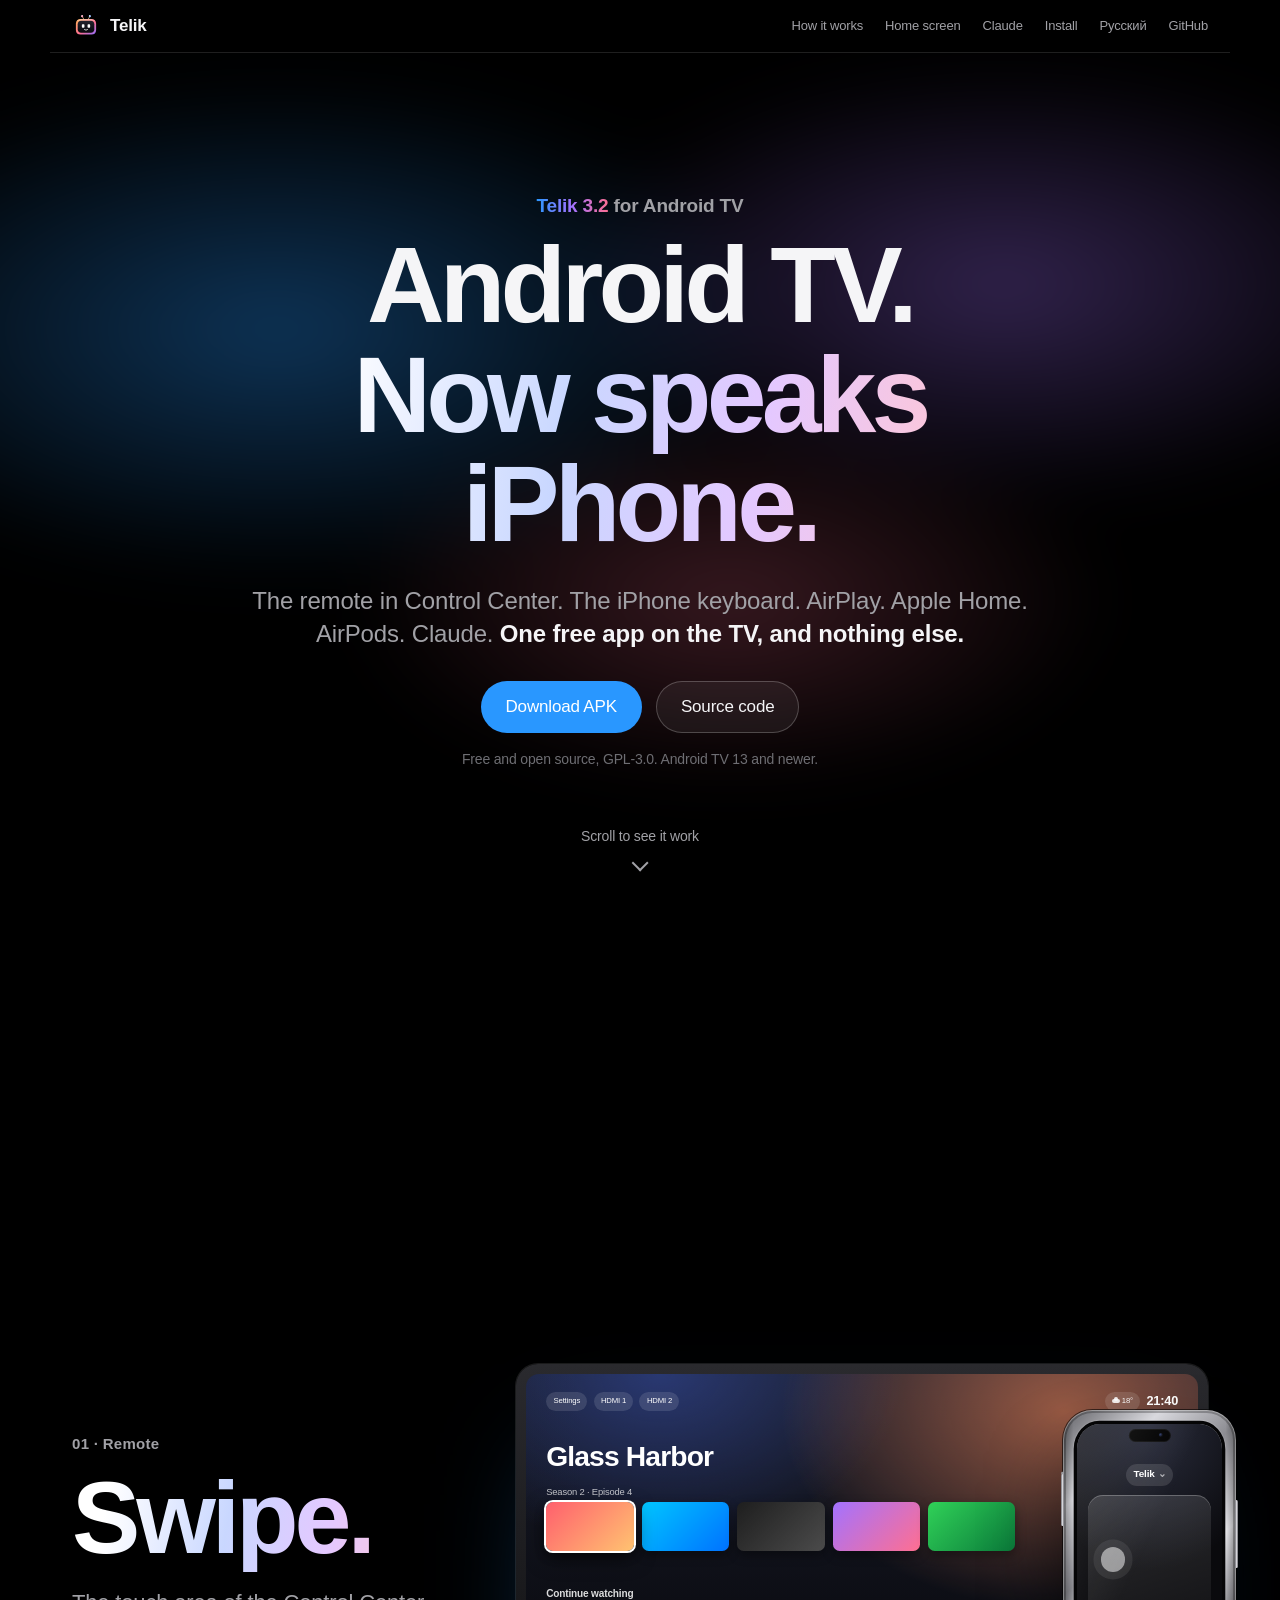
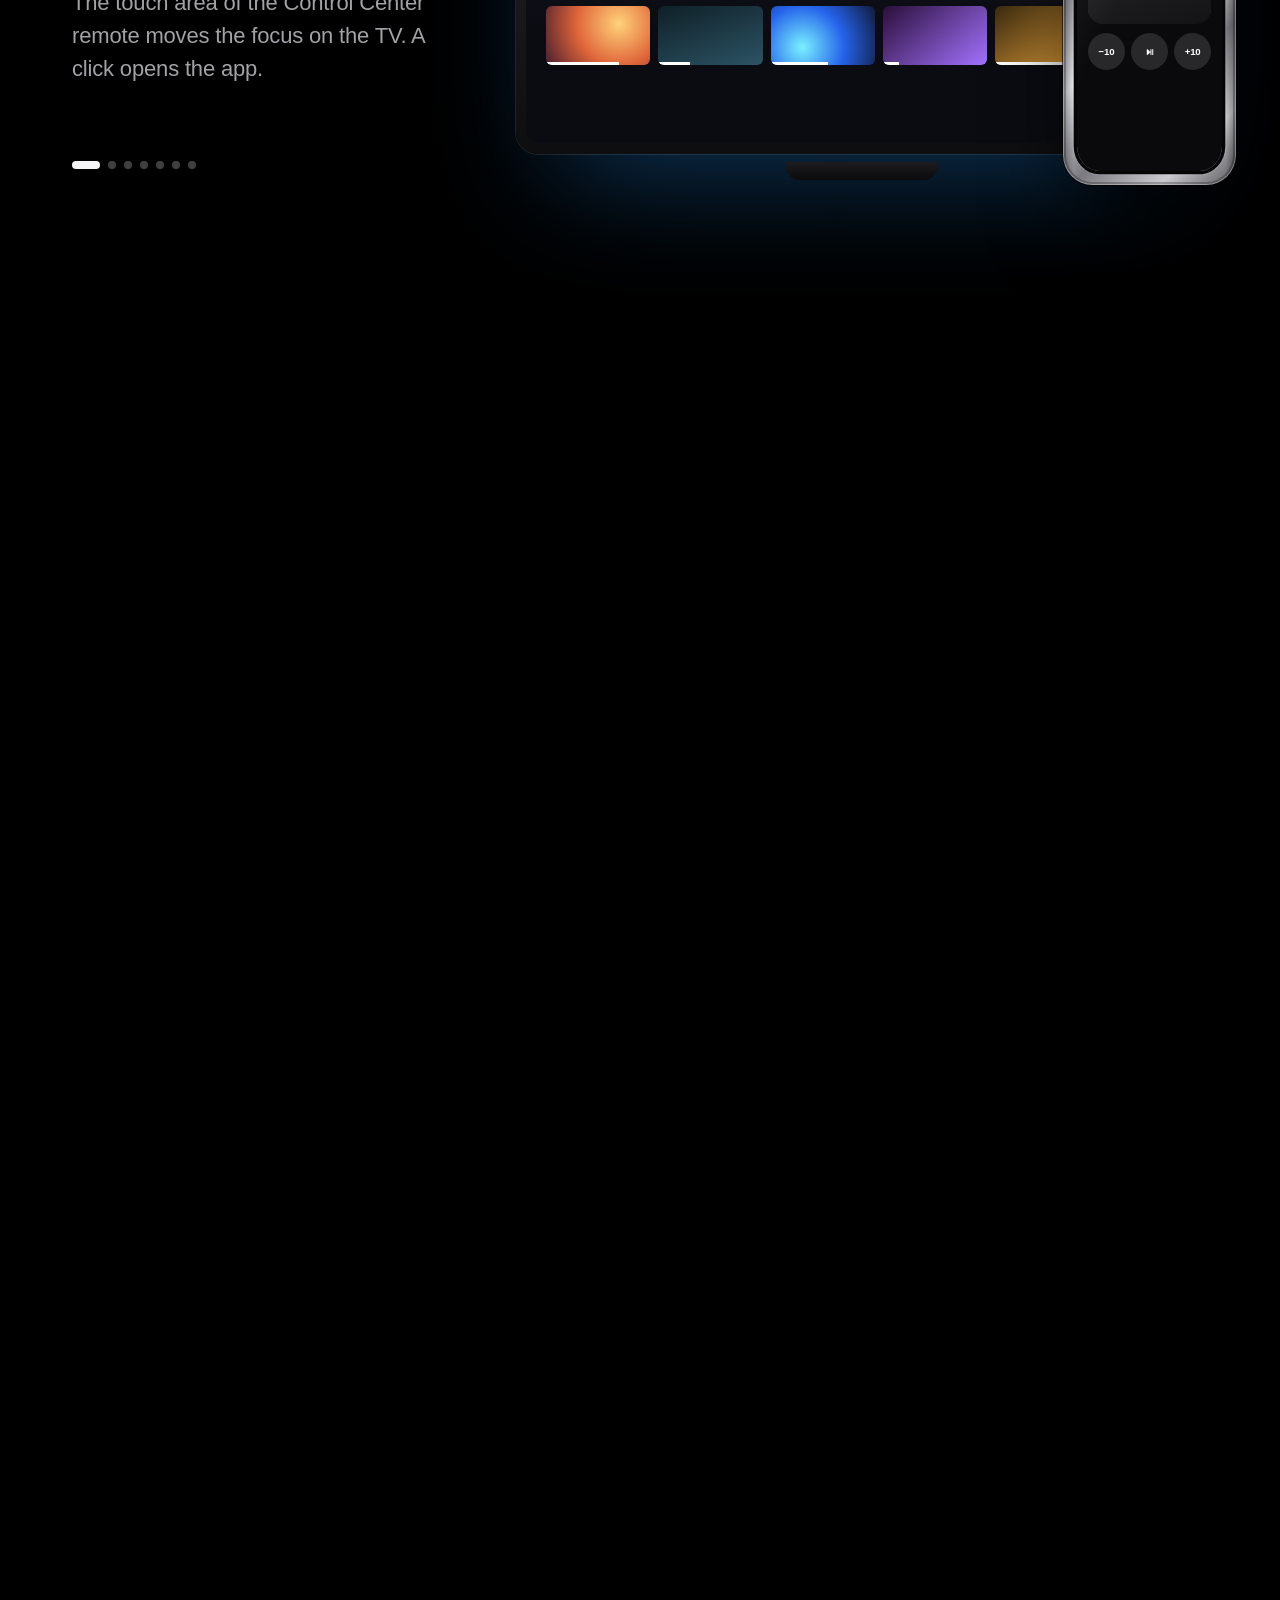
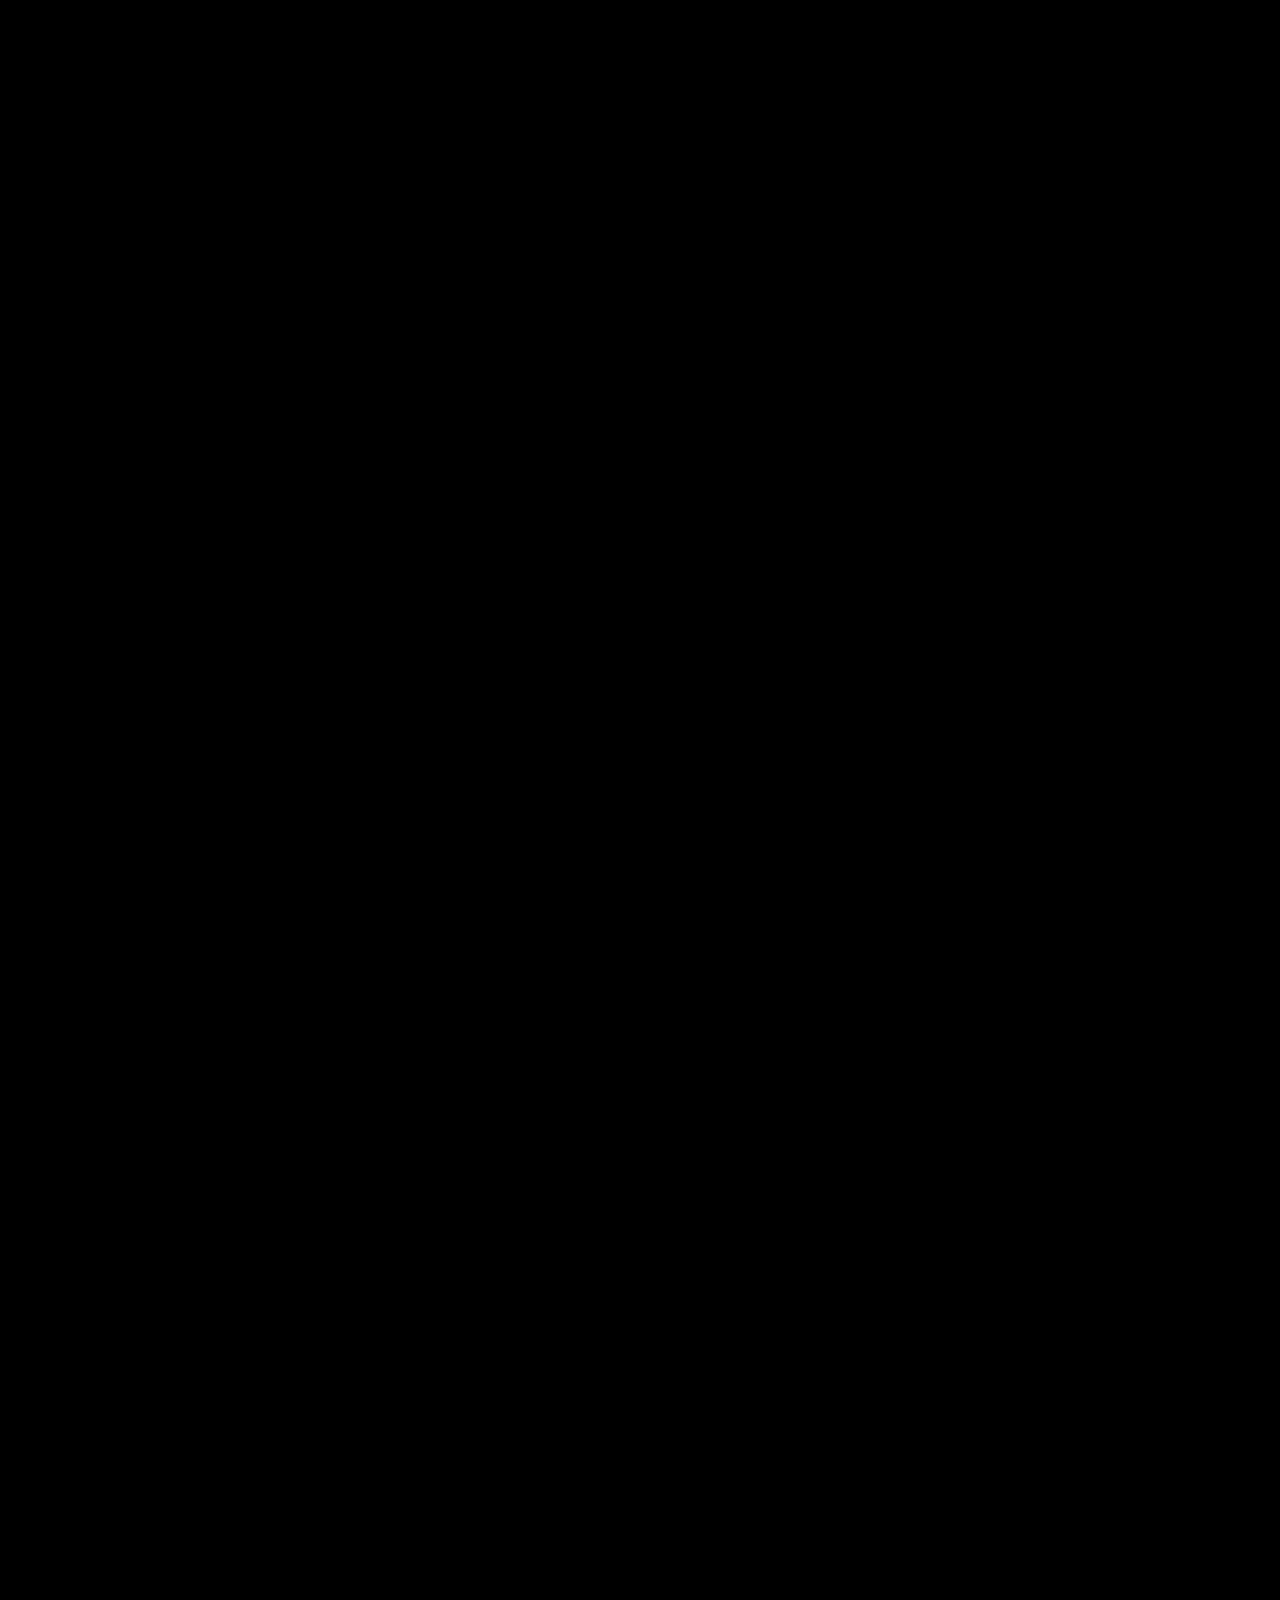
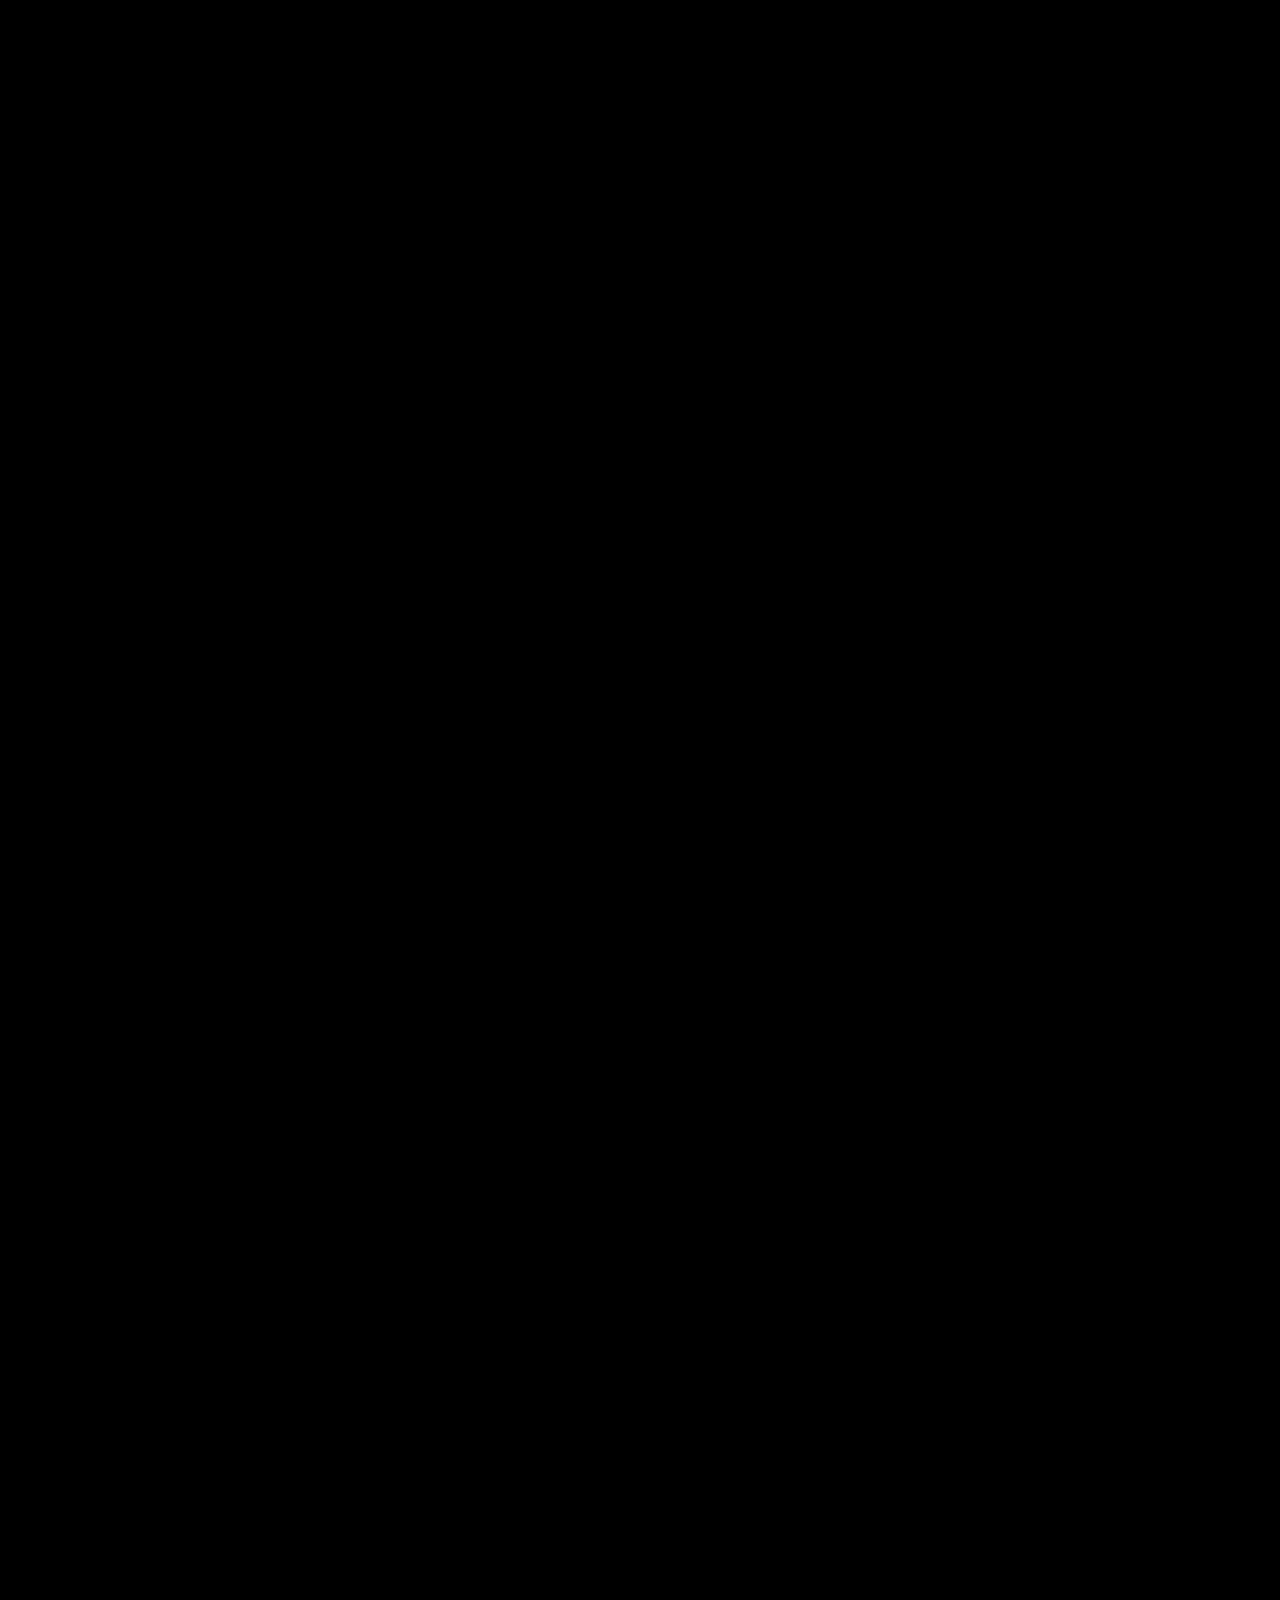
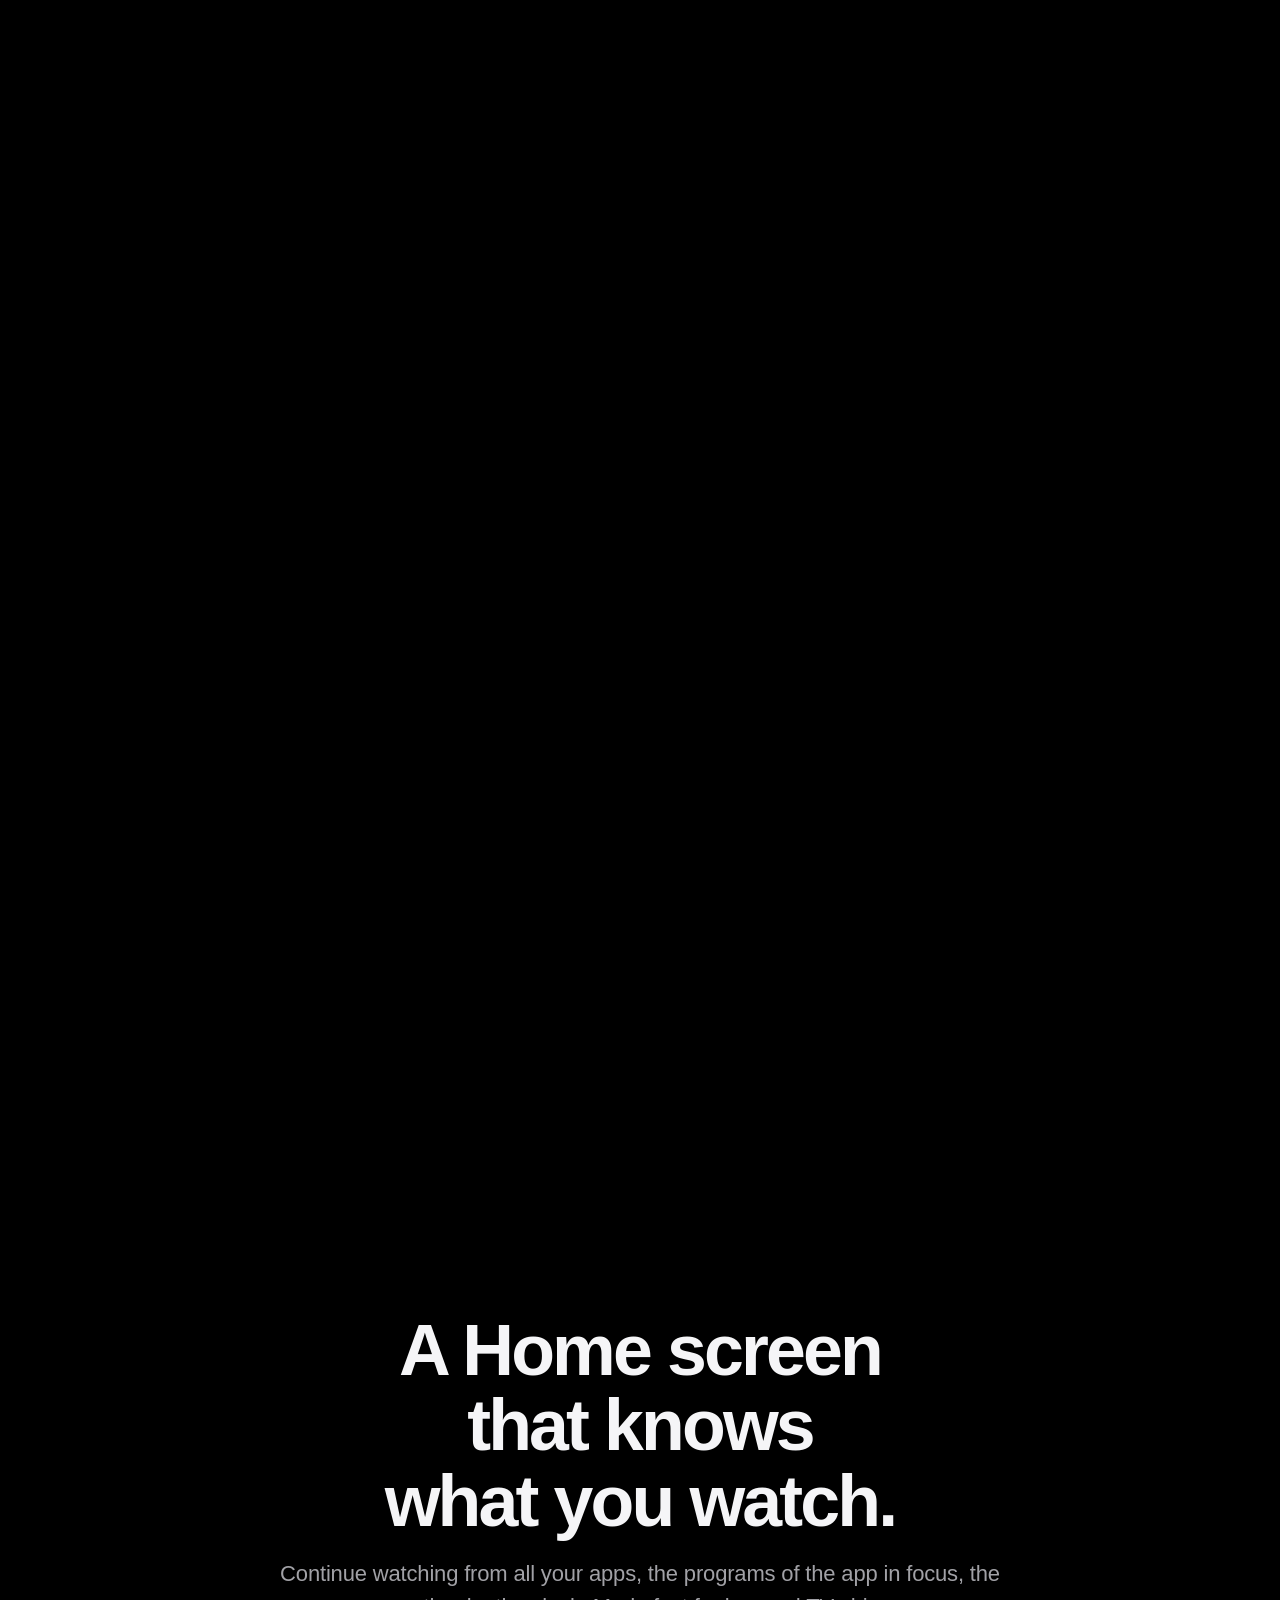
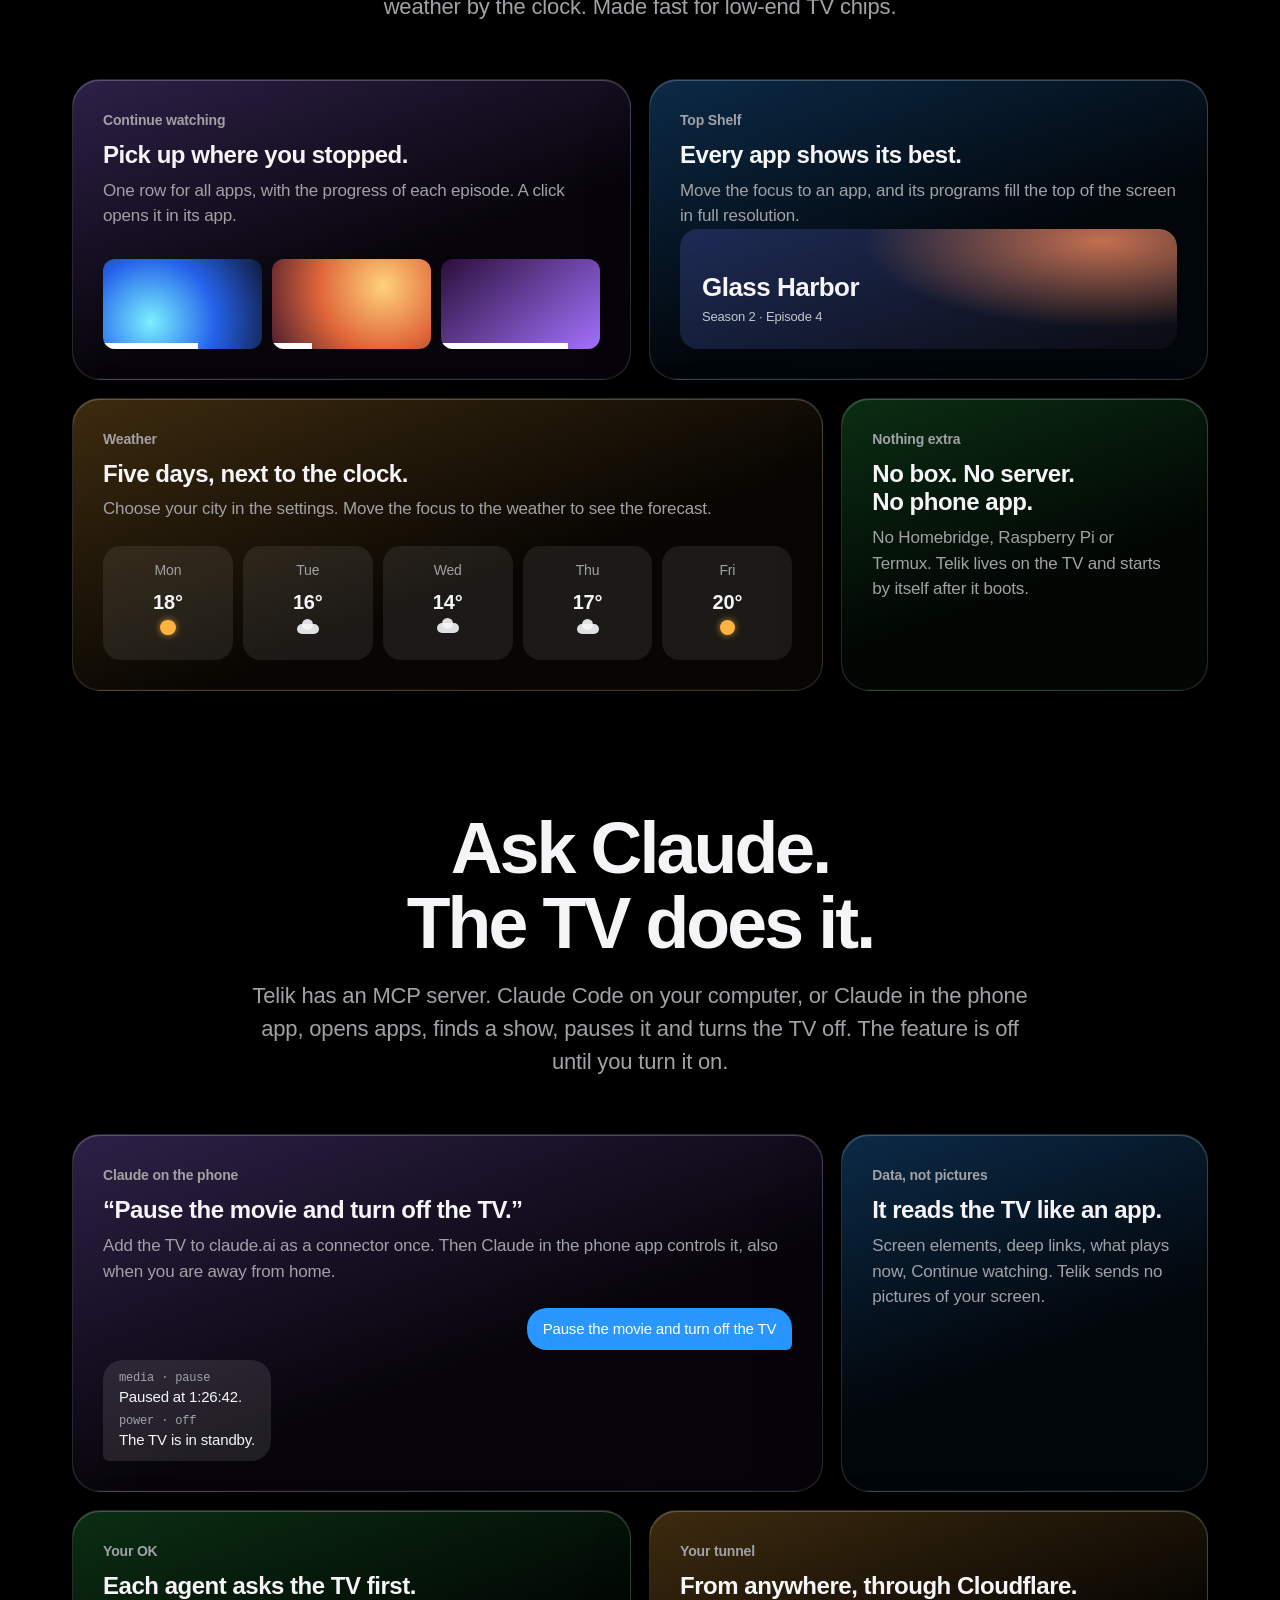
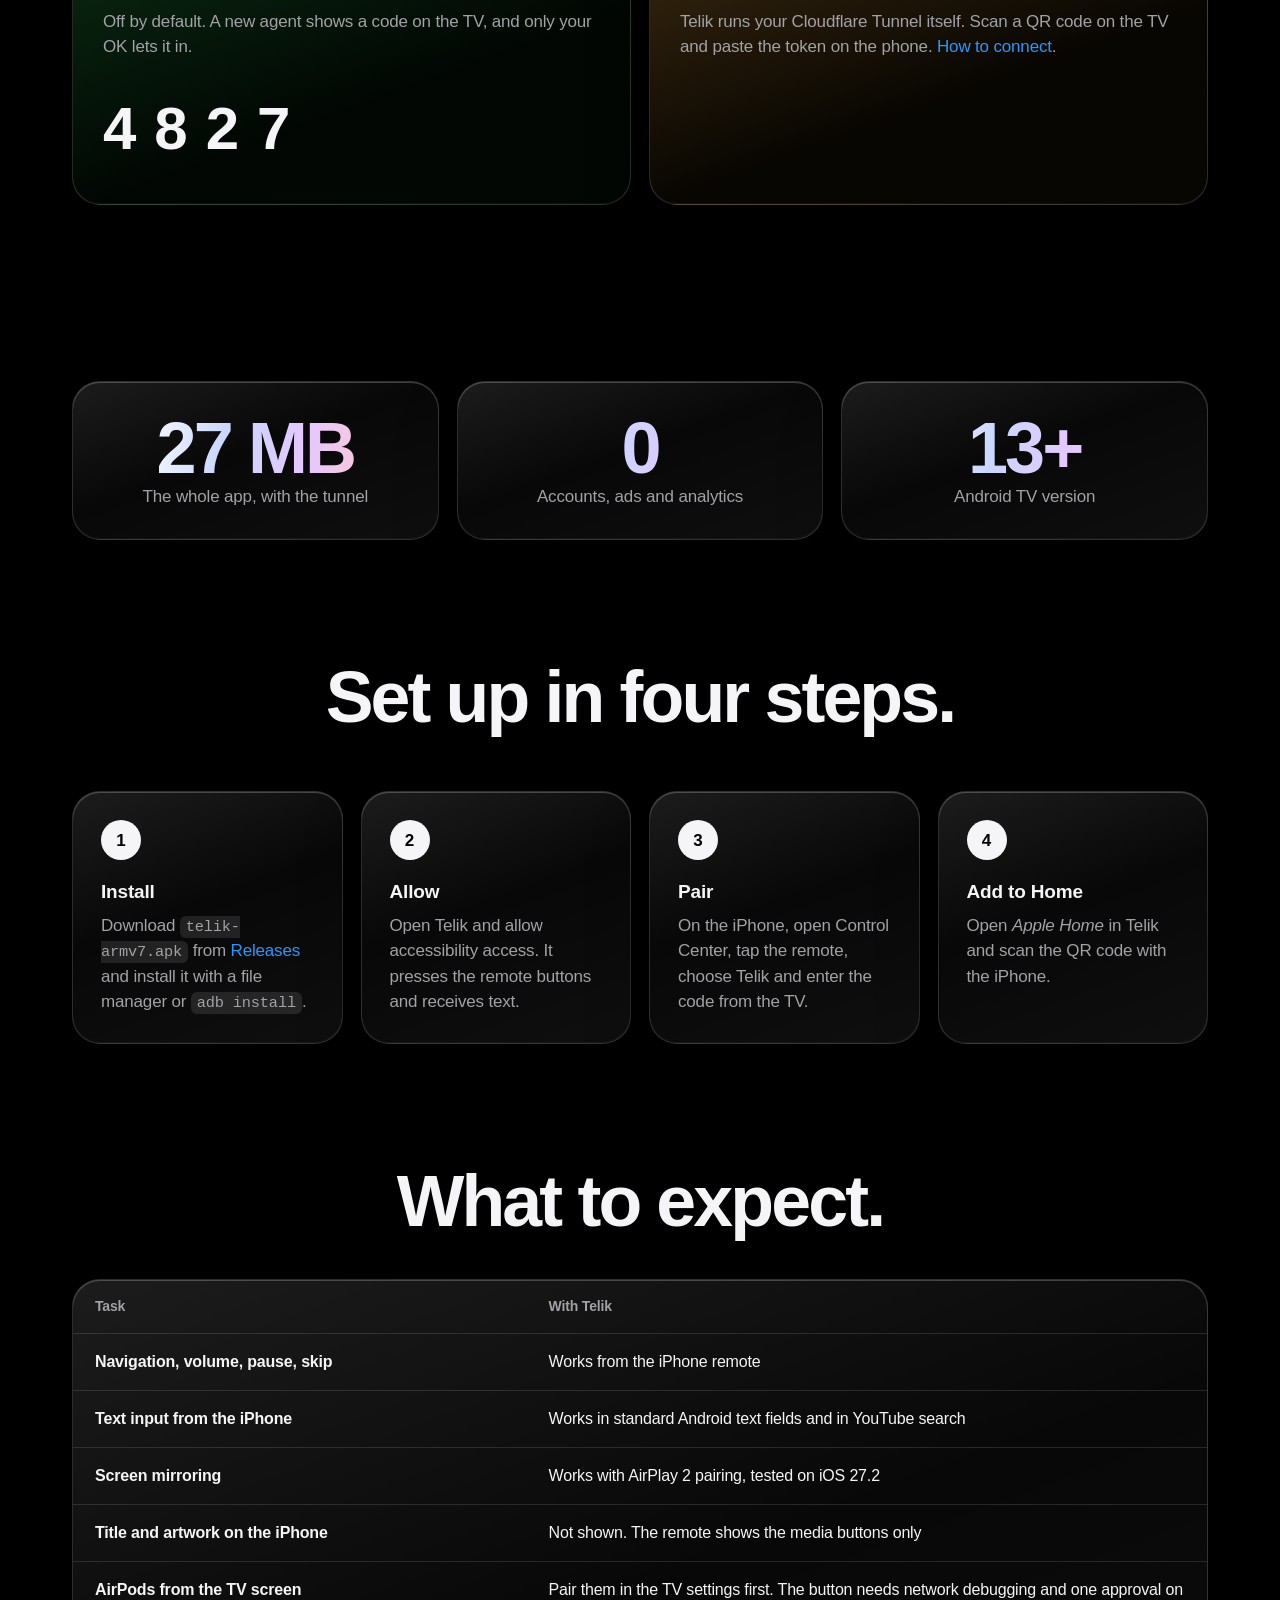
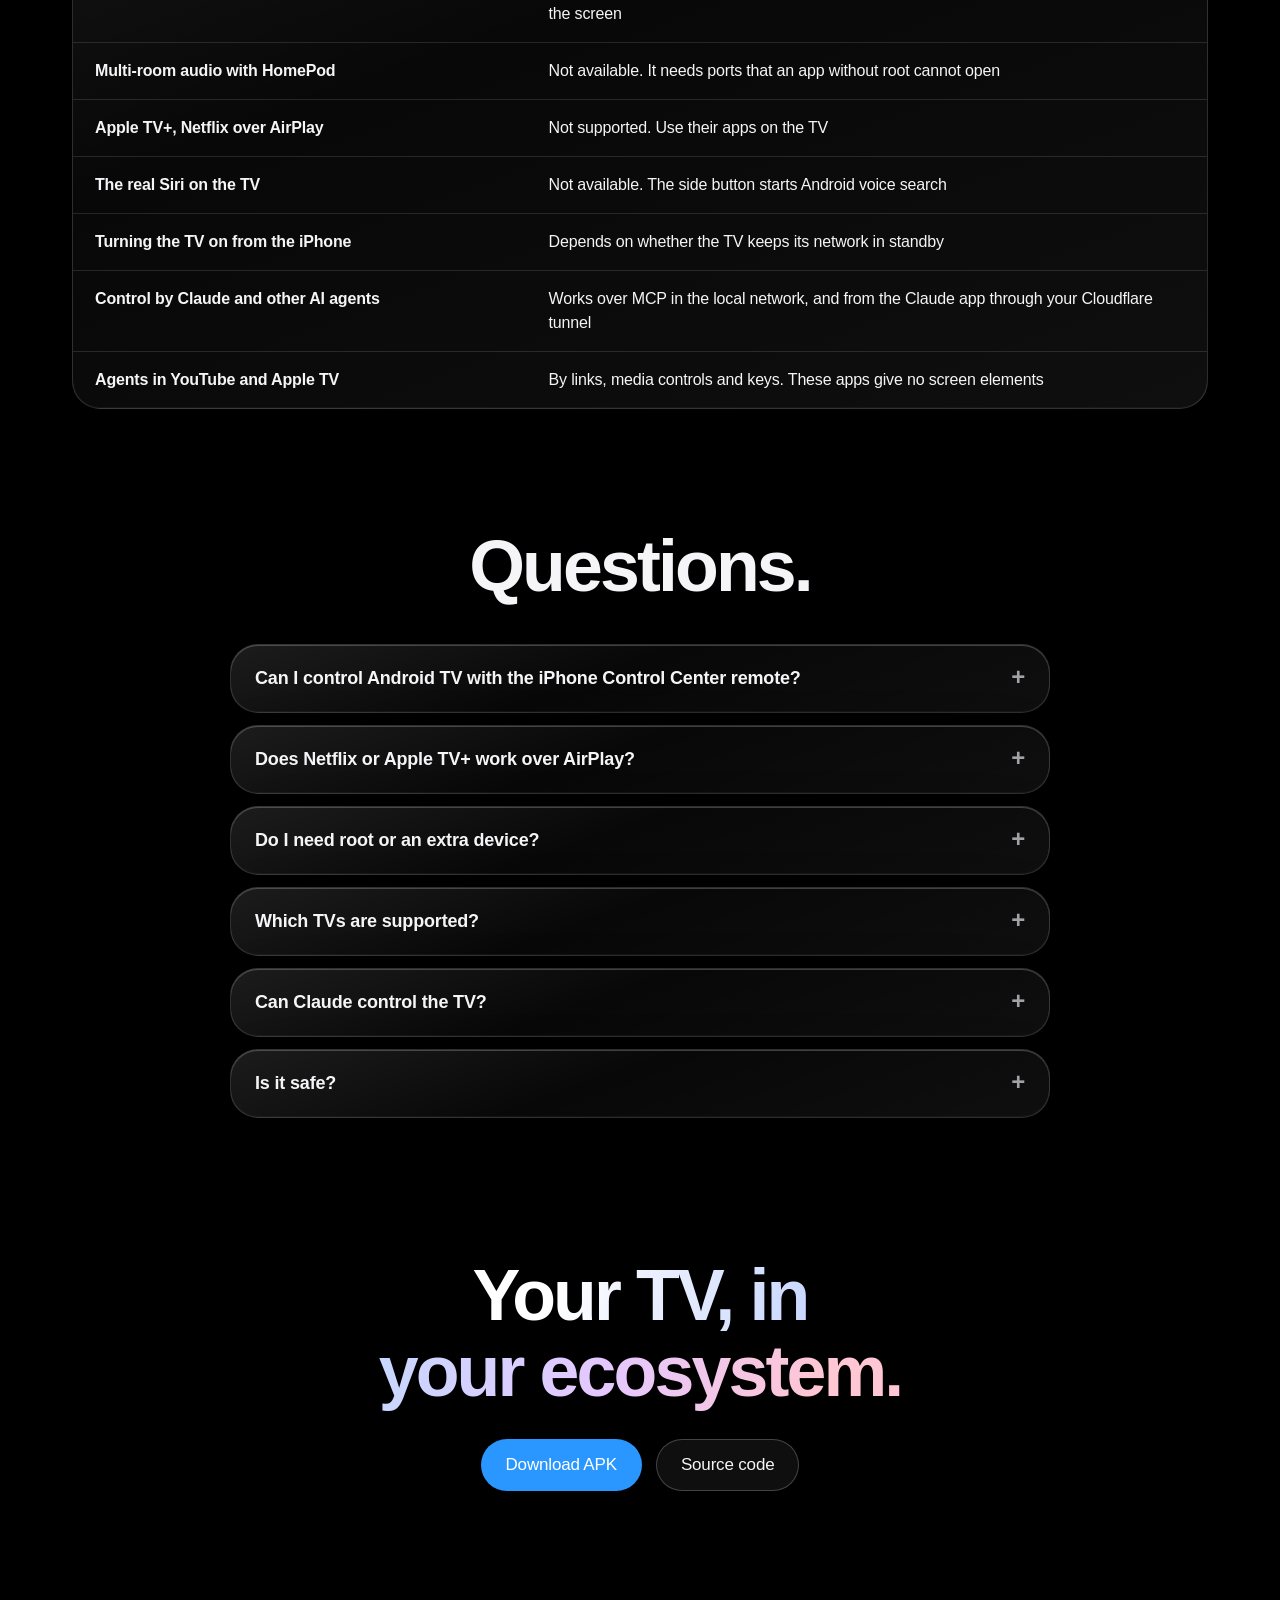
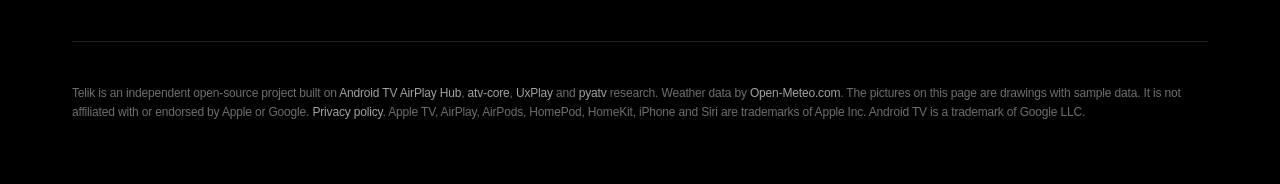
<file: index.html>
<!doctype html>
<html lang="en">
<head>
<meta charset="utf-8">
<meta name="viewport" content="width=device-width, initial-scale=1">
<title>Telik: control Android TV from iPhone with the built-in Apple TV Remote</title>
<meta name="description" content="Free open-source Android TV app. Use the iPhone Control Center remote with skip, type with the iPhone keyboard, mirror over AirPlay, add the TV to Apple Home, let Claude control the TV, and get a Home screen with Continue watching, weather and 4K aerial screensavers.">
<link rel="canonical" href="https://telikapp.github.io/">
<link rel="alternate" hreflang="en" href="https://telikapp.github.io/">
<link rel="alternate" hreflang="ru" href="https://telikapp.github.io/ru/">
<link rel="alternate" hreflang="x-default" href="https://telikapp.github.io/">
<link rel="icon" href="assets/mascot.svg" type="image/svg+xml">
<meta name="theme-color" content="#000000">
<meta property="og:type" content="website">
<meta property="og:title" content="Telik. Android TV, now speaks iPhone.">
<meta property="og:description" content="The iPhone remote, keyboard, AirPlay and Apple Home for Android TV. One free app on the TV.">
<meta property="og:url" content="https://telikapp.github.io/">
<meta property="og:image" content="https://telikapp.github.io/assets/og.jpg">
<meta property="og:image:width" content="1200">
<meta property="og:image:height" content="630">
<meta name="twitter:card" content="summary_large_image">
<link rel="stylesheet" href="style.css?v=2026111706">
<script type="application/ld+json">
{
  "@context": "https://schema.org",
  "@graph": [
    {
      "@type": "SoftwareApplication",
      "name": "Telik",
      "applicationCategory": "UtilitiesApplication",
      "operatingSystem": "Android TV 13 or newer",
      "softwareVersion": "3.1.0",
      "description": "Control Android TV with the built-in iPhone Apple TV Remote and keyboard, mirror over AirPlay, add the TV to Apple Home, and use a Home screen with Continue watching, weather and 4K aerial screensavers.",
      "url": "https://telikapp.github.io/",
      "downloadUrl": "https://github.com/telikapp/telik/releases/latest",
      "license": "https://www.gnu.org/licenses/gpl-3.0.html",
      "offers": { "@type": "Offer", "price": "0", "priceCurrency": "USD" }
    },
    {
      "@type": "FAQPage",
      "mainEntity": [
        {
          "@type": "Question",
          "name": "Can I control Android TV with the iPhone Control Center remote?",
          "acceptedAnswer": { "@type": "Answer", "text": "Yes. Telik makes the TV appear in the Apple TV Remote list in iPhone Control Center. Pair once with the code on the TV screen." }
        },
        {
          "@type": "Question",
          "name": "Does Netflix or Apple TV+ work over AirPlay?",
          "acceptedAnswer": { "@type": "Answer", "text": "No. Telik does not decrypt protected video. Open those services in their own apps on the TV and control them from the iPhone remote." }
        },
        {
          "@type": "Question",
          "name": "Do I need root or an extra device?",
          "acceptedAnswer": { "@type": "Answer", "text": "No. The app runs on the TV without root, a server, Homebridge or an iPhone app." }
        }
      ]
    }
  ]
}
</script>
<script>
document.documentElement.classList.add('js');
addEventListener('DOMContentLoaded', () => {
  const story = document.getElementById('story');
  const stage = story && story.querySelector('.stage');
  if (!stage) return;
  let last = -1;
  const update = () => {
    const r = story.getBoundingClientRect();
    const span = story.offsetHeight - innerHeight;
    const p = Math.min(Math.max(-r.top / span, 0), 0.999);
    const step = Math.floor(p * 7);
    if (step !== last) { stage.dataset.step = step; last = step; }
  };
  addEventListener('scroll', () => requestAnimationFrame(update), { passive: true });
  addEventListener('resize', update);
  update();
});
</script>
</head>
<body>
<div class="wrap">
  <header class="top">
    <a class="brand" href="./"><img src="assets/mascot.svg" alt="" width="28" height="28">Telik</a>
    <nav aria-label="Main">
      <a class="optional" href="#story">How it works</a>
      <a class="optional" href="#home">Home screen</a>
      <a class="optional" href="#agents">Claude</a>
      <a class="optional" href="#install">Install</a>
      <a href="ru/" hreflang="ru" lang="ru">Русский</a>
      <a href="https://github.com/telikapp/telik">GitHub</a>
    </nav>
  </header>

  <main>
    <div class="hero">
      <p class="eyebrow"><b>Telik 3.2</b> for Android TV</p>
      <h1>Android TV. <span class="grad">Now speaks iPhone.</span></h1>
      <p class="lead">The remote in Control Center. The iPhone keyboard. AirPlay. Apple Home. AirPods. Claude. <strong>One free app on the TV, and nothing else.</strong></p>
      <div class="cta">
        <a class="button primary" href="https://github.com/telikapp/telik/releases/latest">Download APK</a>
        <a class="button" href="https://github.com/telikapp/telik">Source code</a>
      </div>
      <p class="note">Free and open source, GPL-3.0. Android TV 13 and newer.</p>
      <a class="cue" href="#story">Scroll to see it work</a>
    </div>

    <section class="story" id="story" aria-label="How Telik works with an iPhone, in seven steps">
      <div class="stage" data-step="0">
        <div class="copy">
          <div class="step S0"><span class="n">01 · Remote</span><h2 class="grad">Swipe.</h2><p>The touch area of the Control Center remote moves the focus on the TV. A click opens the app.</p></div>
          <div class="step S1"><span class="n">02 · Remote</span><h2 class="grad">Skip.</h2><p>While a video plays, −10 and +10 jump through it.</p></div>
          <div class="step S2"><span class="n">03 · Keyboard</span><h2 class="grad">Type.</h2><p>When the TV is ready for text, the iPhone keyboard opens. Cyrillic too.</p></div>
          <div class="step S3"><span class="n">04 · AirPlay</span><h2 class="grad">Mirror.</h2><p>Send the screen of an iPhone, iPad or Mac to the TV with AirPlay 2.</p></div>
          <div class="step S4"><span class="n">05 · Apple Home</span><h2 class="grad">Switch.</h2><p>The TV is a tile in the Home app. Choose HDMI 2, and the console is on the screen.</p></div>
          <div class="step S5"><span class="n">06 · AirPods</span><h2 class="grad">Listen.</h2><p>One button on the Telik Home screen connects your AirPods to the TV. Late movie, sleeping house.</p></div>
          <div class="step S6"><span class="n">07 · Screensaver</span><h2 class="grad">Rest.</h2><p>When nobody watches, the TV shows Earth in 4K, with the clock and the weather.</p></div>
          <div class="dots" aria-hidden="true"><i></i><i></i><i></i><i></i><i></i><i></i><i></i></div>
        </div>
        <div class="devices" aria-hidden="true">
          <div class="tv">
            <div class="screen">
              <div class="layer L-home">
                <div class="ui-bar"><span class="pill">Settings</span><span class="pill">HDMI 1</span><span class="pill">HDMI 2</span><span class="spacer"></span><span class="pill"><i class="wx cloud"></i> 18°</span><span class="clock">21:40</span></div>
                <div class="ui-title"><b>Glass Harbor</b><span>Season 2 · Episode 4</span></div>
                <div class="ui-apps"><div class="app a1"></div><div class="app a3"></div><div class="app a2"></div><div class="app a4"></div><div class="app a5"></div></div>
                <div class="ring"></div>
                <div class="ui-row-label">Continue watching</div>
                <div class="ui-row"><div class="card16 c1" style="--p:70%"></div><div class="card16 c2" style="--p:30%"></div><div class="card16 c3" style="--p:55%"></div><div class="card16 c4" style="--p:15%"></div><div class="card16 c5" style="--p:85%"></div></div>
              </div>
              <div class="layer L-video"><span class="ten">+10</span><div class="bar"><i></i></div></div>
              <div class="layer L-search"><div class="field"><span>Glass Harbor</span></div><div class="results"><i class="c1"></i><i class="c3"></i><i class="c4"></i></div></div>
              <div class="layer L-mirror photo"><span class="badge">AirPlay</span></div>
              <div class="layer L-hdmi"><span class="banner">HDMI 2</span><div class="logo">PLAY</div></div>
              <div class="layer L-listen"><div class="hp"><span class="pill on">Headphones</span></div><div class="toast"><b class="ic"><svg viewBox="0 0 24 24" aria-hidden="true"><path d="M4.5 14v-2.5a7.5 7.5 0 0 1 15 0V14" fill="none" stroke="currentColor" stroke-width="2" stroke-linecap="round"/><rect x="3" y="13" width="5" height="7.5" rx="2" fill="currentColor"/><rect x="16" y="13" width="5" height="7.5" rx="2" fill="currentColor"/></svg></b><span>AirPods Max connected<small>Sound from the TV</small></span></div><div class="eq"><i style="--h:40%;--d:0s"></i><i style="--h:75%;--d:0.2s"></i><i style="--h:55%;--d:0.4s"></i><i style="--h:90%;--d:0.1s"></i><i style="--h:35%;--d:0.3s"></i><i style="--h:70%;--d:0.5s"></i><i style="--h:50%;--d:0.15s"></i><i style="--h:85%;--d:0.35s"></i><i style="--h:45%;--d:0.25s"></i><i style="--h:65%;--d:0.45s"></i><i style="--h:30%;--d:0.05s"></i><i style="--h:80%;--d:0.3s"></i><i style="--h:60%;--d:0.2s"></i><i style="--h:95%;--d:0.4s"></i><i style="--h:40%;--d:0.1s"></i><i style="--h:70%;--d:0.5s"></i></div></div>
              <div class="layer L-aerial"><div class="over"><b>21:40</b><span><i class="wx cloud"></i> 18°</span></div></div>
            </div>
          </div>
          <div class="buds"><span class="wave"></span><span class="wave"></span><span class="wave"></span><svg class="max-svg" viewBox="0 0 220 220" aria-hidden="true"><defs><linearGradient id="alu" x1="0" y1="0" x2="1" y2="1"><stop offset="0" stop-color="#fbfbfd"/><stop offset=".45" stop-color="#dcdce2"/><stop offset=".8" stop-color="#a9a9b1"/><stop offset="1" stop-color="#8d8d95"/></linearGradient><linearGradient id="aluSide" x1="0" y1="0" x2="1" y2="0"><stop offset="0" stop-color="#8f8f97"/><stop offset=".35" stop-color="#e9e9ee"/><stop offset=".7" stop-color="#c3c3ca"/><stop offset="1" stop-color="#7e7e86"/></linearGradient><linearGradient id="steel" x1="0" y1="0" x2="1" y2="0"><stop offset="0" stop-color="#7a7a80"/><stop offset=".5" stop-color="#f2f2f5"/><stop offset="1" stop-color="#76767c"/></linearGradient><linearGradient id="cushion" x1="0" y1="0" x2="1" y2="0"><stop offset="0" stop-color="#3a3a40"/><stop offset=".5" stop-color="#55555c"/><stop offset="1" stop-color="#2c2c31"/></linearGradient><pattern id="mesh" width="4" height="4" patternUnits="userSpaceOnUse" patternTransform="rotate(45)"><rect width="4" height="4" fill="#4a4a50"/><rect width="2" height="4" fill="#6c6c73"/></pattern><pattern id="knit" width="3" height="3" patternUnits="userSpaceOnUse"><rect width="3" height="3" fill="url(#cushion)"/><circle cx="1.5" cy="1.5" r=".7" fill="#62626a"/></pattern><radialGradient id="shine" cx=".3" cy=".25" r=".7"><stop offset="0" stop-color="#fff" stop-opacity=".9"/><stop offset=".5" stop-color="#fff" stop-opacity="0"/></radialGradient></defs><path d="M44 118 C40 40 180 40 176 118" fill="none" stroke="url(#steel)" stroke-width="5" stroke-linecap="round"/><path d="M52 104 C52 52 168 52 168 104" fill="none" stroke="url(#mesh)" stroke-width="15" stroke-linecap="round"/><path d="M52 104 C52 52 168 52 168 104" fill="none" stroke="#000" stroke-opacity=".18" stroke-width="15" stroke-linecap="round" transform="translate(0 3)"/><rect x="41" y="104" width="6" height="34" rx="3" fill="url(#steel)"/><rect x="173" y="104" width="6" height="34" rx="3" fill="url(#steel)"/><rect x="18" y="128" width="62" height="78" rx="24" fill="url(#alu)"/><rect x="18" y="128" width="62" height="78" rx="24" fill="url(#shine)"/><rect x="64" y="134" width="20" height="66" rx="10" fill="url(#knit)"/><rect x="140" y="128" width="62" height="78" rx="24" fill="url(#alu)"/><rect x="140" y="128" width="62" height="78" rx="24" fill="url(#shine)"/><rect x="136" y="134" width="20" height="66" rx="10" fill="url(#knit)"/><rect x="183" y="119" width="11" height="10" rx="3" fill="url(#aluSide)"/><rect x="160" y="121" width="12" height="6" rx="2.5" fill="url(#aluSide)"/><rect x="44" y="124" width="10" height="7" rx="2" fill="#9a9aa2"/><rect x="166" y="124" width="10" height="7" rx="2" fill="#9a9aa2"/></svg></div>
          <div class="phone">
            <div class="phone-screen">
              <span class="island"></span>
              <div class="ph-layer P-touch"><span class="device">Telik</span><div class="touchpad"><span class="finger"></span></div><div class="keys"><span class="key">−10</span><span class="key">⏯︎</span><span class="key">+10</span></div></div>
              <div class="ph-layer P-skip"><span class="device">Telik</span><div class="touchpad"></div><div class="keys"><span class="key">−10</span><span class="key">⏯︎</span><span class="key">+10</span></div></div>
              <div class="ph-layer P-keys"><span class="device">Telik</span><div class="ph-text">Glass Harbor</div><div class="kbd"><b style="--i:0"></b><b style="--i:1"></b><b style="--i:2"></b><b style="--i:3"></b><b style="--i:0"></b><b style="--i:1"></b><b style="--i:2"></b><b style="--i:3"></b><b style="--i:0"></b><b style="--i:1"></b><b style="--i:2"></b><b style="--i:3"></b><b style="--i:0"></b><b style="--i:1"></b><b style="--i:2"></b><b style="--i:3"></b><b style="--i:0"></b><b style="--i:1"></b><b style="--i:2"></b><b style="--i:3"></b><b style="--i:0"></b><b style="--i:1"></b><b style="--i:2"></b><b style="--i:3"></b><b style="--i:0"></b><b style="--i:1"></b><b style="--i:2"></b><b style="--i:3"></b><b style="--i:0"></b><b style="--i:1"></b></div></div>
              <div class="ph-layer P-mirror"><div class="shot photo"></div><span class="air">Mirroring to Telik</span></div>
              <div class="ph-layer P-home"><div class="tile-h">Telik<small>HDMI 2</small></div><ul><li>HDMI 1</li><li class="on">HDMI 2</li><li>HDMI 3</li></ul></div>
              <div class="ph-layer P-sleep"><b>21:40</b><span>Tuesday, 18 November</span></div>
            </div>
          </div>
        </div>
      </div>
    </section>

    <section id="home" class="chapter">
      <h2 class="reveal">A Home screen that knows what you watch.</h2>
      <p class="sub reveal">Continue watching from all your apps, the programs of the app in focus, the weather by the clock. Made fast for low-end TV chips.</p>
      <div class="bento">
        <article class="glass tile s3 t-violet reveal">
          <span class="k">Continue watching</span>
          <h3>Pick up where you stopped.</h3>
          <p>One row for all apps, with the progress of each episode. A click opens it in its app.</p>
          <div class="ui-row" style="position:static;display:flex;gap:10px;margin-top:auto;padding-top:24px" aria-hidden="true"><div class="card16 c3" style="--p:60%;width:33%;border-radius:12px"></div><div class="card16 c1" style="--p:25%;width:33%;border-radius:12px"></div><div class="card16 c4" style="--p:80%;width:33%;border-radius:12px"></div></div>
        </article>
        <article class="glass tile s3 t-blue reveal">
          <span class="k">Top Shelf</span>
          <h3>Every app shows its best.</h3>
          <p>Move the focus to an app, and its programs fill the top of the screen in full resolution.</p>
          <div class="shelf" aria-hidden="true"><b>Glass Harbor</b><span>Season 2 · Episode 4</span></div>
        </article>
        <article class="glass tile s4 t-amber reveal">
          <span class="k">Weather</span>
          <h3>Five days, next to the clock.</h3>
          <p>Choose your city in the settings. Move the focus to the weather to see the forecast.</p>
          <div class="forecast" aria-hidden="true"><div>Mon<b>18°</b><i class="wx sun"></i></div><div>Tue<b>16°</b><i class="wx cloud"></i></div><div>Wed<b>14°</b><i class="wx rain"></i></div><div>Thu<b>17°</b><i class="wx cloud"></i></div><div>Fri<b>20°</b><i class="wx sun"></i></div></div>
        </article>
        <article class="glass tile s2 t-green reveal">
          <span class="k">Nothing extra</span>
          <h3>No box. No server. No phone app.</h3>
          <p>No Homebridge, Raspberry Pi or Termux. Telik lives on the TV and starts by itself after it boots.</p>
        </article>
      </div>
    </section>


    <section id="agents" class="chapter">
      <h2 class="reveal">Ask Claude. The TV does it.</h2>
      <p class="sub reveal">Telik has an MCP server. Claude Code on your computer, or Claude in the phone app, opens apps, finds a show, pauses it and turns the TV off. The feature is off until you turn it on.</p>
      <div class="bento">
        <article class="glass tile s4 t-violet reveal">
          <span class="k">Claude on the phone</span>
          <h3>“Pause the movie and turn off the TV.”</h3>
          <p>Add the TV to claude.ai as a connector once. Then Claude in the phone app controls it, also when you are away from home.</p>
          <div class="chat" aria-hidden="true">
            <div class="msg me">Pause the movie and turn off the TV</div>
            <div class="msg ai"><i>media · pause</i>Paused at 1:26:42.<i>power · off</i>The TV is in standby.</div>
          </div>
        </article>
        <article class="glass tile s2 t-blue reveal">
          <span class="k">Data, not pictures</span>
          <h3>It reads the TV like an app.</h3>
          <p>Screen elements, deep links, what plays now, Continue watching. Telik sends no pictures of your screen.</p>
        </article>
        <article class="glass tile s3 t-green reveal">
          <span class="k">Your OK</span>
          <h3>Each agent asks the TV first.</h3>
          <p>Off by default. A new agent shows a code on the TV, and only your OK lets it in.</p>
          <div class="pin" aria-hidden="true">4827</div>
        </article>
        <article class="glass tile s3 t-amber reveal">
          <span class="k">Your tunnel</span>
          <h3>From anywhere, through Cloudflare.</h3>
          <p>Telik runs your Cloudflare Tunnel itself. Scan a QR code on the TV and paste the token on the phone. <a href="https://github.com/telikapp/telik/blob/main/docs/MCP.md">How to connect</a>.</p>
        </article>
      </div>
    </section>

    <section class="chapter">
      <div class="stats">
        <div class="glass stat reveal"><b class="grad">27 MB</b><span>The whole app, with the tunnel</span></div>
        <div class="glass stat reveal"><b class="grad">0</b><span>Accounts, ads and analytics</span></div>
        <div class="glass stat reveal"><b class="grad">13+</b><span>Android TV version</span></div>
      </div>
    </section>

    <section id="install" class="chapter">
      <h2 class="reveal">Set up in four steps.</h2>
      <ol class="steps">
        <li class="glass reveal"><strong>Install</strong>Download <code>telik-armv7.apk</code> from <a href="https://github.com/telikapp/telik/releases/latest">Releases</a> and install it with a file manager or <code>adb install</code>.</li>
        <li class="glass reveal"><strong>Allow</strong>Open Telik and allow accessibility access. It presses the remote buttons and receives text.</li>
        <li class="glass reveal"><strong>Pair</strong>On the iPhone, open Control Center, tap the remote, choose Telik and enter the code from the TV.</li>
        <li class="glass reveal"><strong>Add to Home</strong>Open <em>Apple Home</em> in Telik and scan the QR code with the iPhone.</li>
      </ol>
    </section>

    <section id="compare" class="chapter">
      <h2 class="reveal">What to expect.</h2>
      <div class="table-scroll glass reveal">
        <table>
          <thead><tr><th scope="col">Task</th><th scope="col">With Telik</th></tr></thead>
          <tbody>
            <tr><td>Navigation, volume, pause, skip</td><td>Works from the iPhone remote</td></tr>
            <tr><td>Text input from the iPhone</td><td>Works in standard Android text fields and in YouTube search</td></tr>
            <tr><td>Screen mirroring</td><td>Works with AirPlay 2 pairing, tested on iOS 27.2</td></tr>
            <tr><td>Title and artwork on the iPhone</td><td>Not shown. The remote shows the media buttons only</td></tr>
            <tr><td>AirPods from the TV screen</td><td>Pair them in the TV settings first. The button needs network debugging and one approval on the screen</td></tr>
            <tr><td>Multi-room audio with HomePod</td><td>Not available. It needs ports that an app without root cannot open</td></tr>
            <tr><td>Apple TV+, Netflix over AirPlay</td><td>Not supported. Use their apps on the TV</td></tr>
            <tr><td>The real Siri on the TV</td><td>Not available. The side button starts Android voice search</td></tr>
            <tr><td>Turning the TV on from the iPhone</td><td>Depends on whether the TV keeps its network in standby</td></tr>
            <tr><td>Control by Claude and other AI agents</td><td>Works over MCP in the local network, and from the Claude app through your Cloudflare tunnel</td></tr>
            <tr><td>Agents in YouTube and Apple TV</td><td>By links, media controls and keys. These apps give no screen elements</td></tr>
          </tbody>
        </table>
      </div>
    </section>

    <section id="faq" class="chapter">
      <h2 class="reveal">Questions.</h2>
      <div class="faq">
        <details class="glass"><summary>Can I control Android TV with the iPhone Control Center remote?</summary><p>Yes. Telik makes the TV appear in the Apple TV Remote list. Pair once with the code on the TV screen.</p></details>
        <details class="glass"><summary>Does Netflix or Apple TV+ work over AirPlay?</summary><p>No. Telik does not decrypt protected video. Open those services in their own apps on the TV and control them from the iPhone remote.</p></details>
        <details class="glass"><summary>Do I need root or an extra device?</summary><p>No. The app runs on the TV without root, a server, Homebridge or an iPhone app.</p></details>
        <details class="glass"><summary>Which TVs are supported?</summary><p>Tested on a 32-bit 4K TV with Android 14 and an iPhone on iOS 27. Other Android TV 13+ models should work, and reports are welcome in the issue tracker.</p></details>
        <details class="glass"><summary>Can Claude control the TV?</summary><p>Yes, from version 3.2. Turn on <em>Control by AI agents</em> in the Telik settings. Claude Code connects in the local network with a token. For Claude on the phone, Telik runs your Cloudflare tunnel, and the TV asks for your OK. See <a href="https://github.com/telikapp/telik/blob/main/docs/MCP.md">the guide</a>.</p></details>
        <details class="glass"><summary>Is it safe?</summary><p>The source is public. Accessibility access lets the app operate the TV, so install only builds you trust. Telik has no analytics and needs no account. See the <a href="privacy.html">privacy policy</a>.</p></details>
      </div>
    </section>

    <section class="closing">
      <h2 class="reveal"><span class="grad">Your TV, in your ecosystem.</span></h2>
      <div class="cta reveal">
        <a class="button primary" href="https://github.com/telikapp/telik/releases/latest">Download APK</a>
        <a class="button" href="https://github.com/telikapp/telik">Source code</a>
      </div>
    </section>
  </main>

  <footer>
    <p>Telik is an independent open-source project built on <a href="https://github.com/henry753951/android-tv-airplay-hub">Android TV AirPlay Hub</a>, <a href="https://github.com/corvofeng/atv-core">atv-core</a>, <a href="https://github.com/FDH2/UxPlay">UxPlay</a> and <a href="https://github.com/postlund/pyatv">pyatv</a> research. Weather data by <a href="https://open-meteo.com/">Open-Meteo.com</a>. The pictures on this page are drawings with sample data. It is not affiliated with or endorsed by Apple or Google. <a href="privacy.html">Privacy policy</a>. Apple TV, AirPlay, AirPods, HomePod, HomeKit, iPhone and Siri are trademarks of Apple Inc. Android TV is a trademark of Google LLC.</p>
  </footer>
</div>
</body>
</html>
</file>
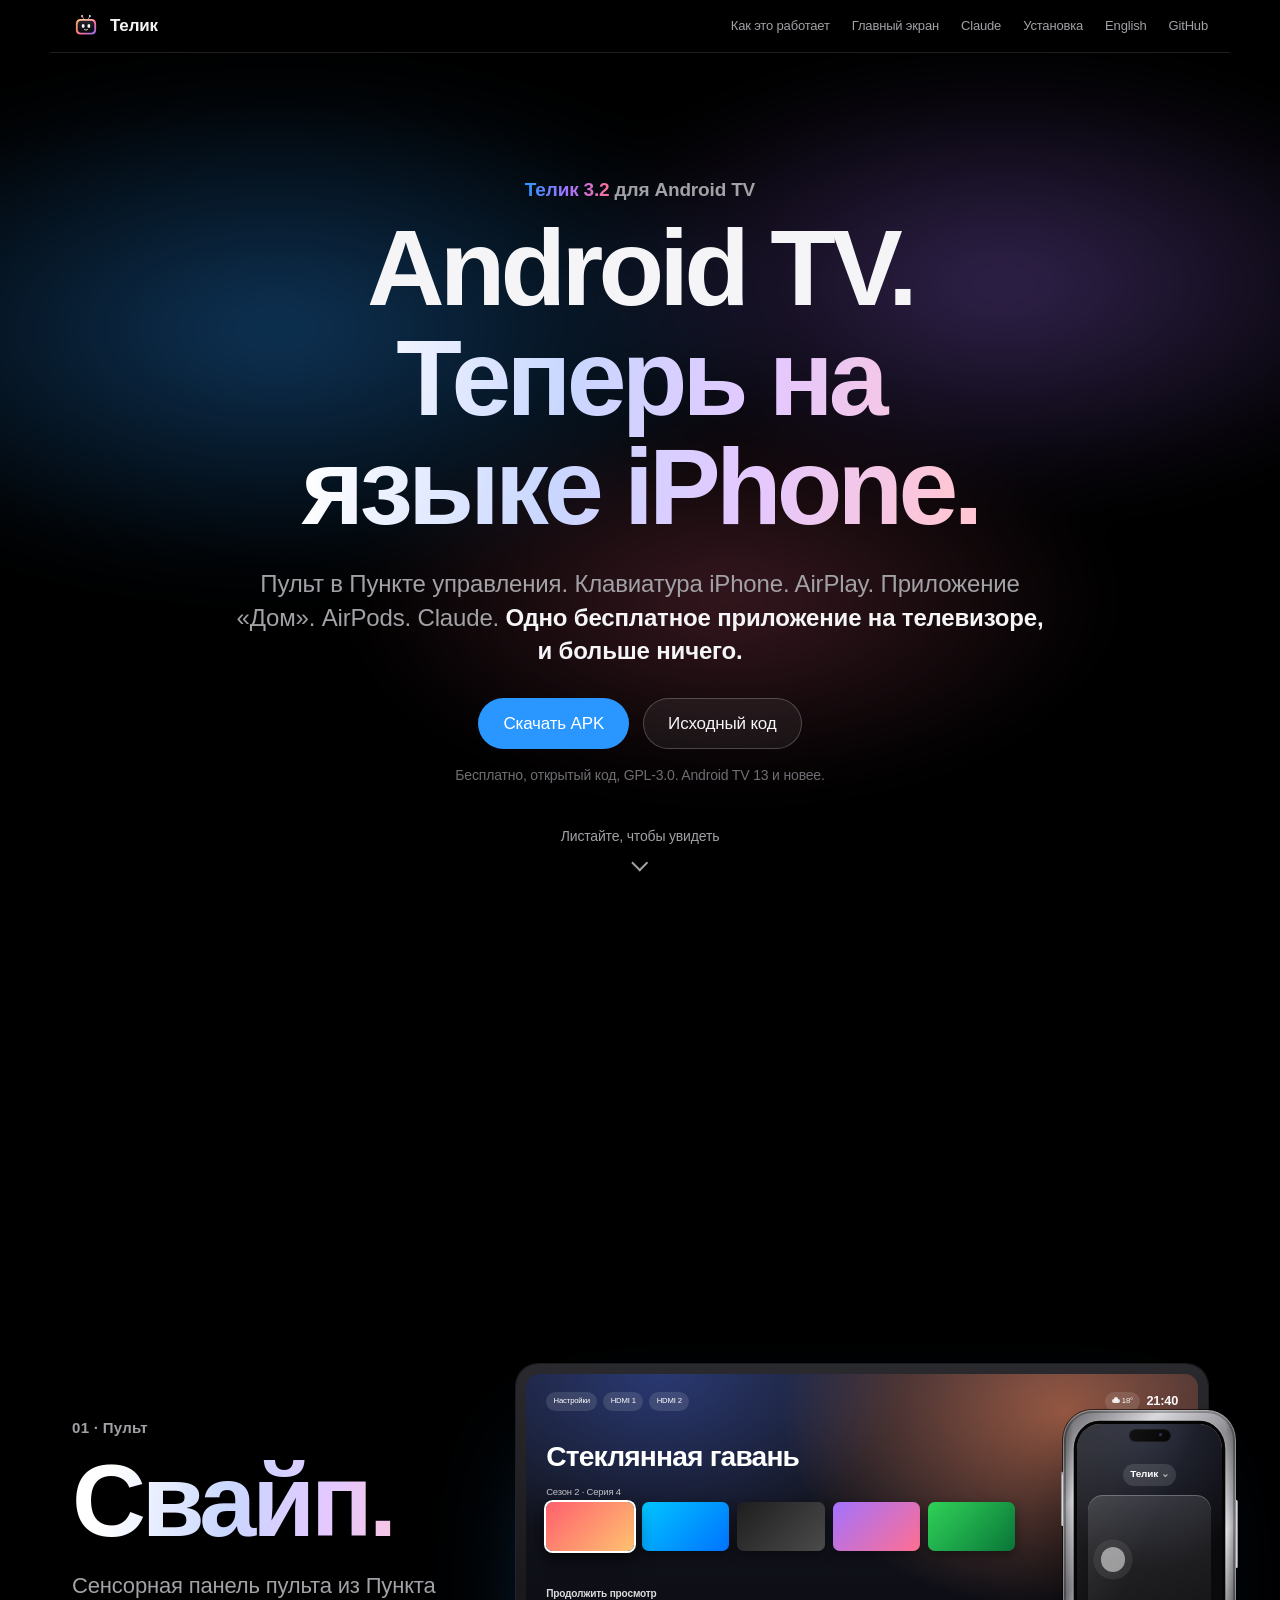
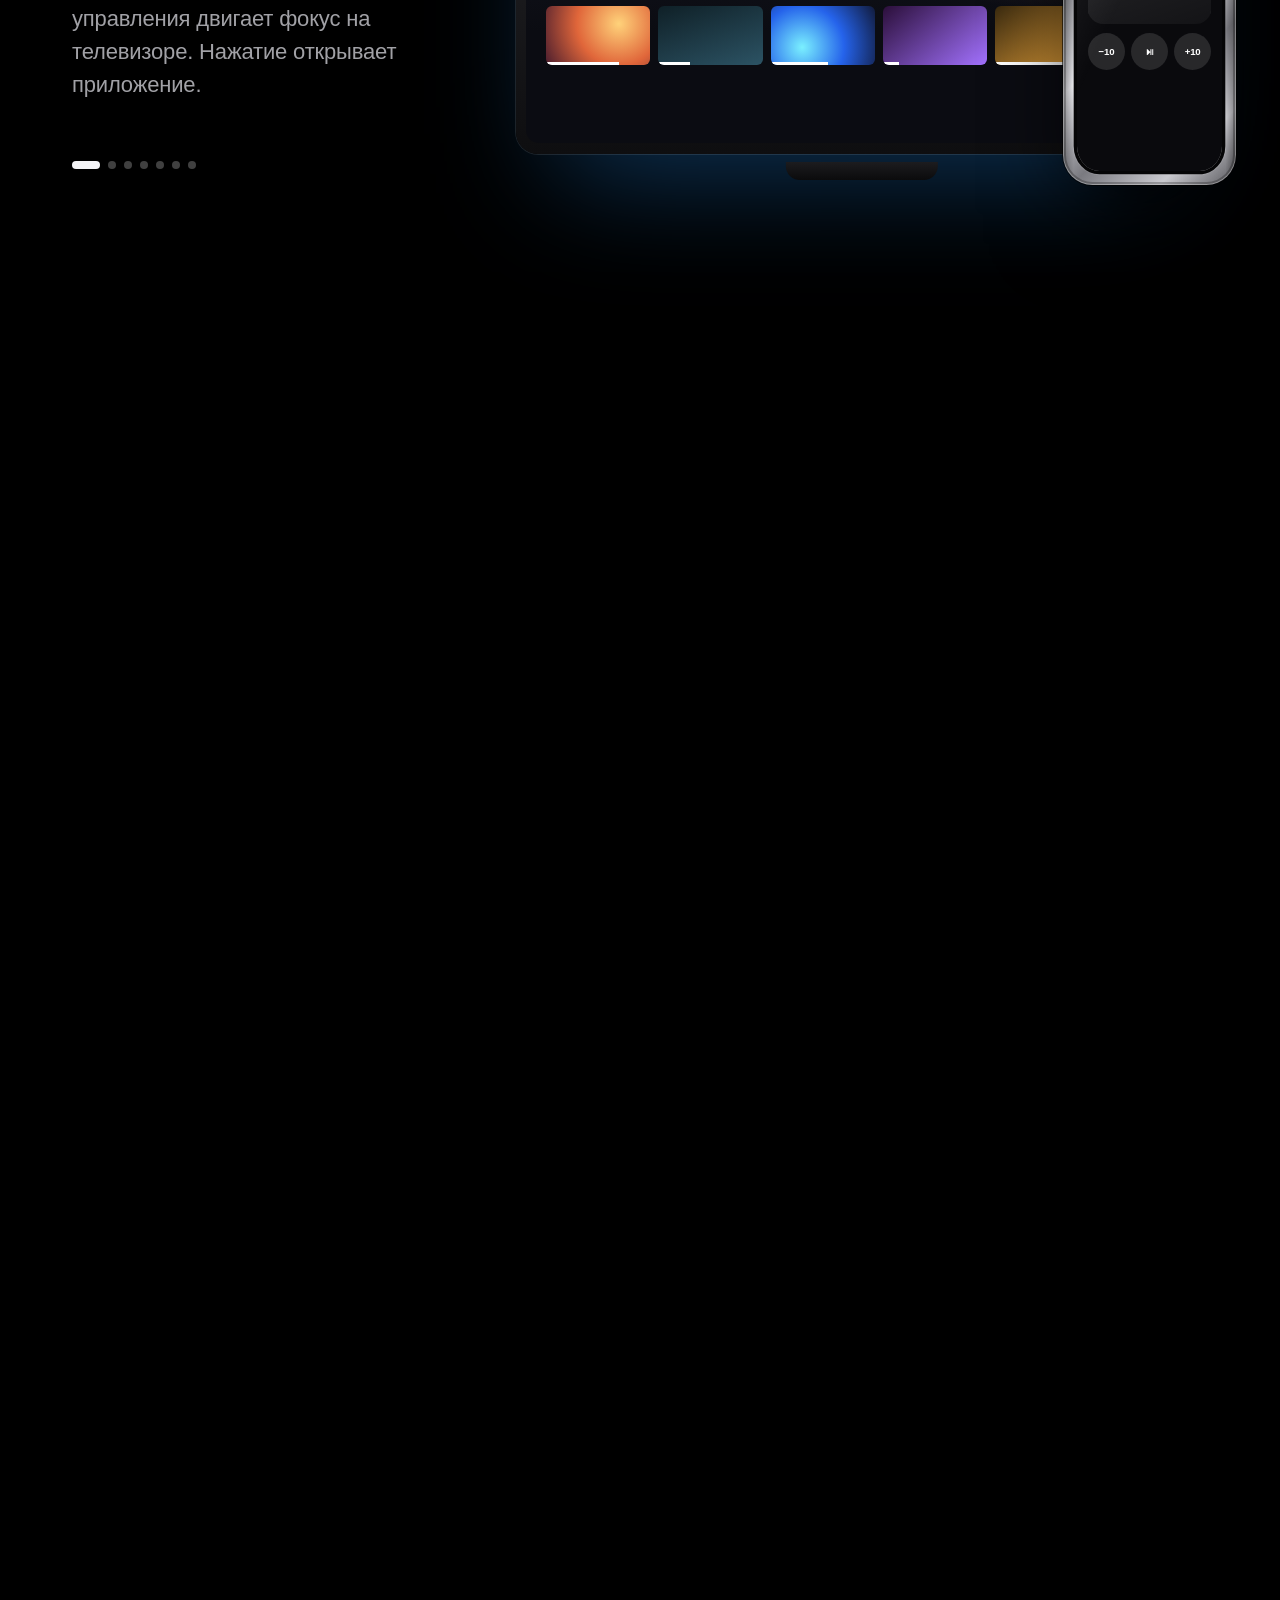
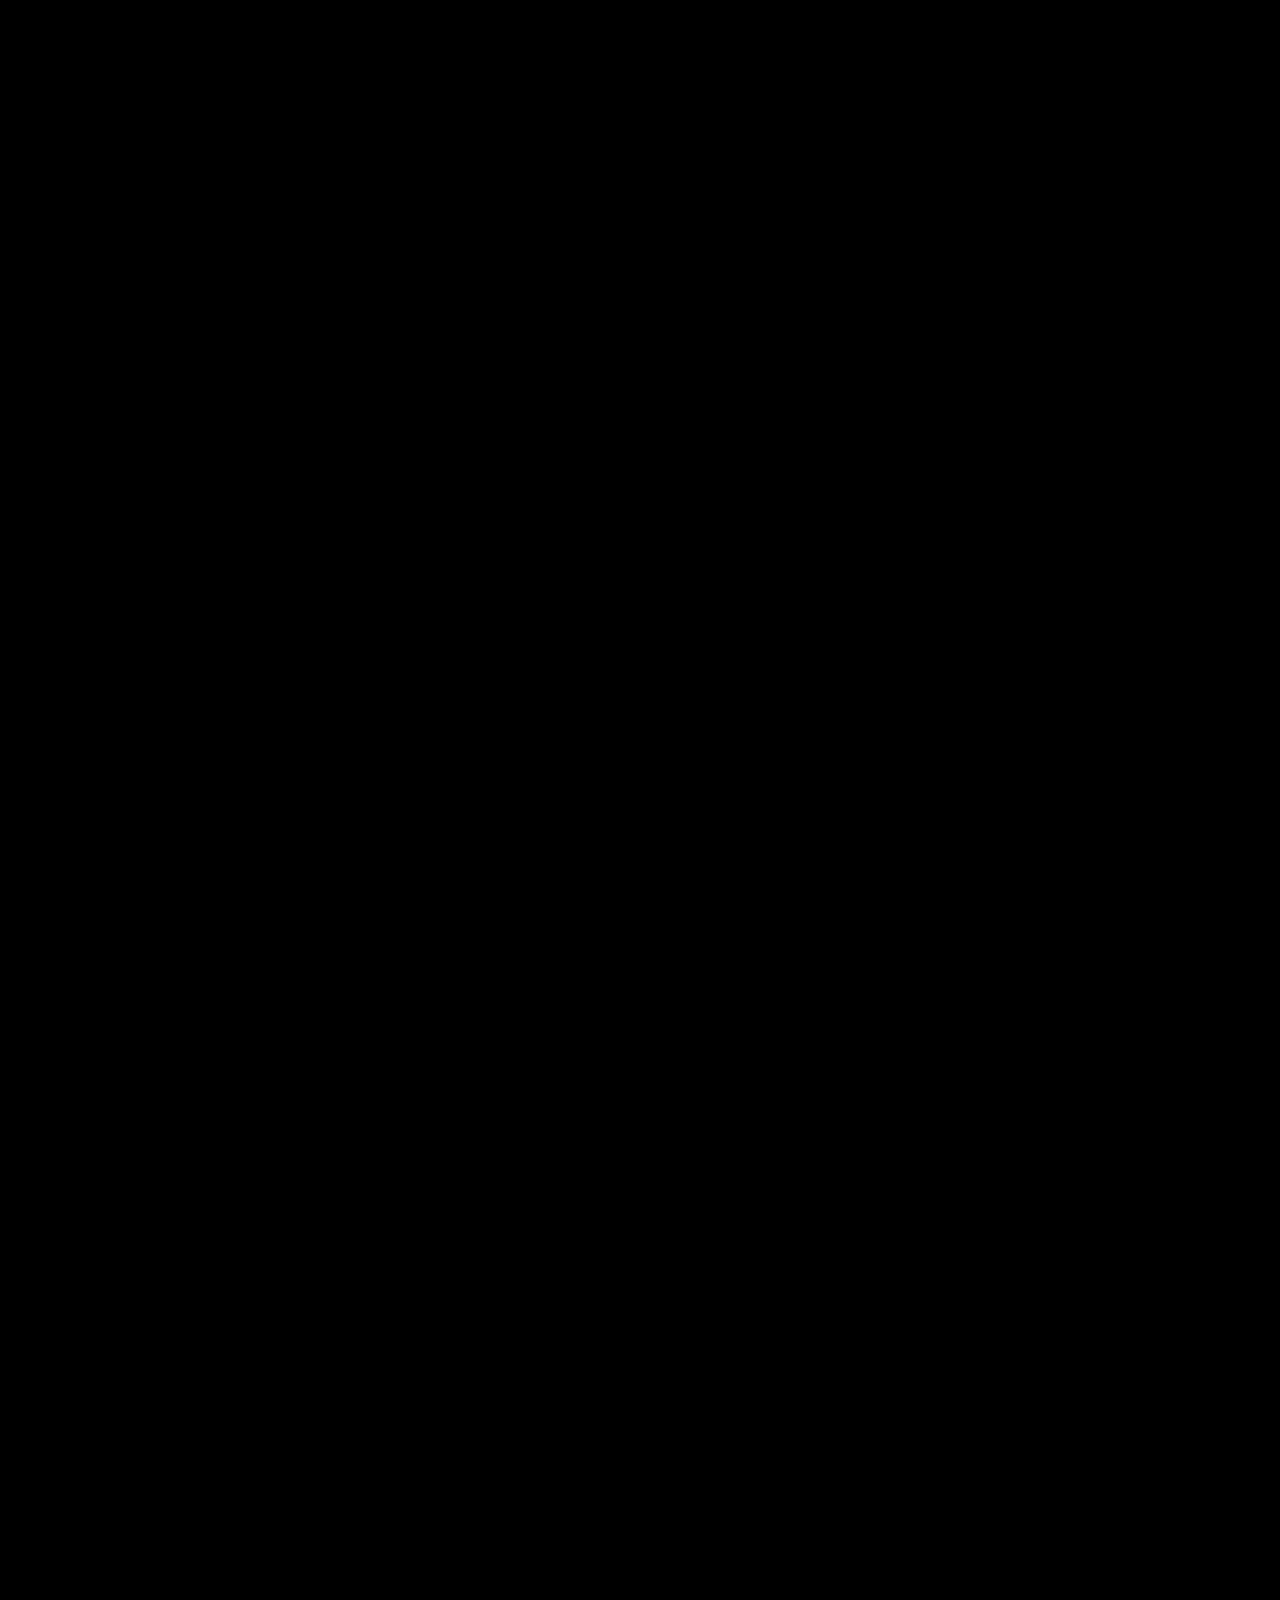
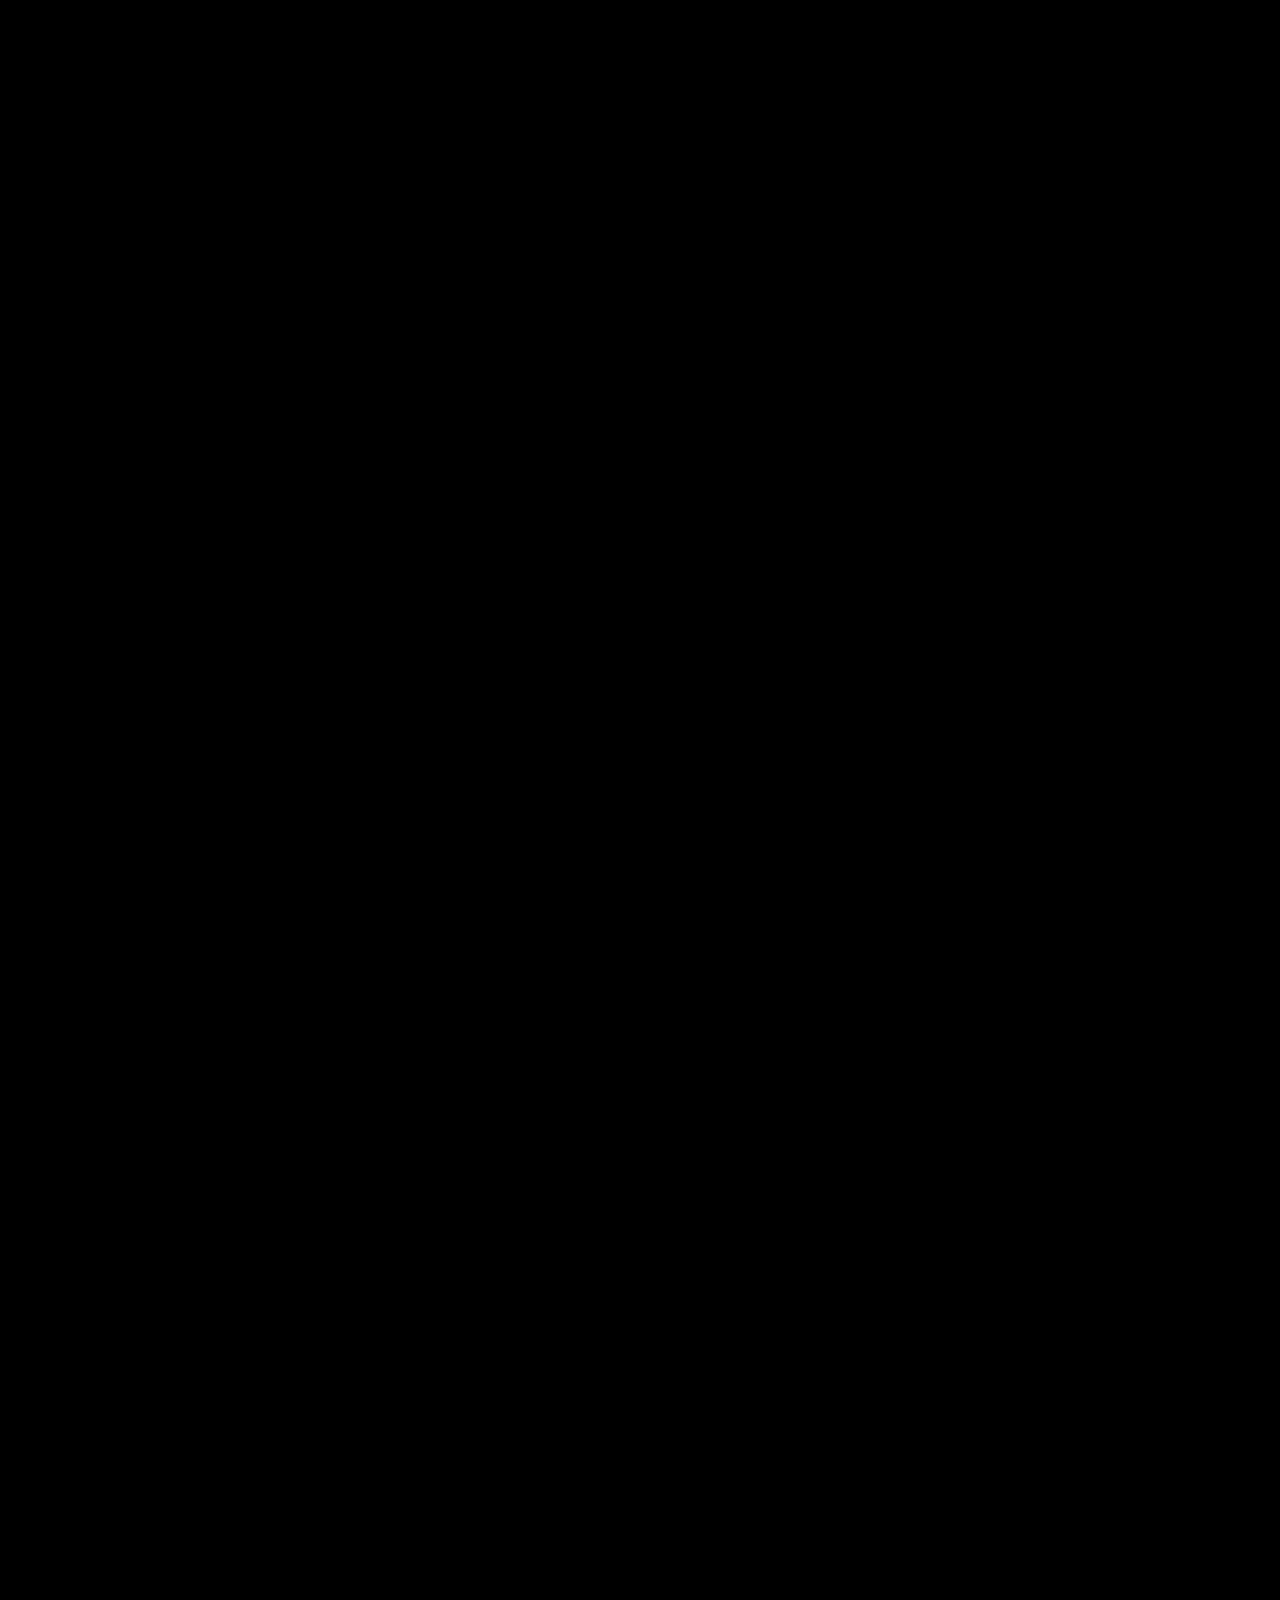
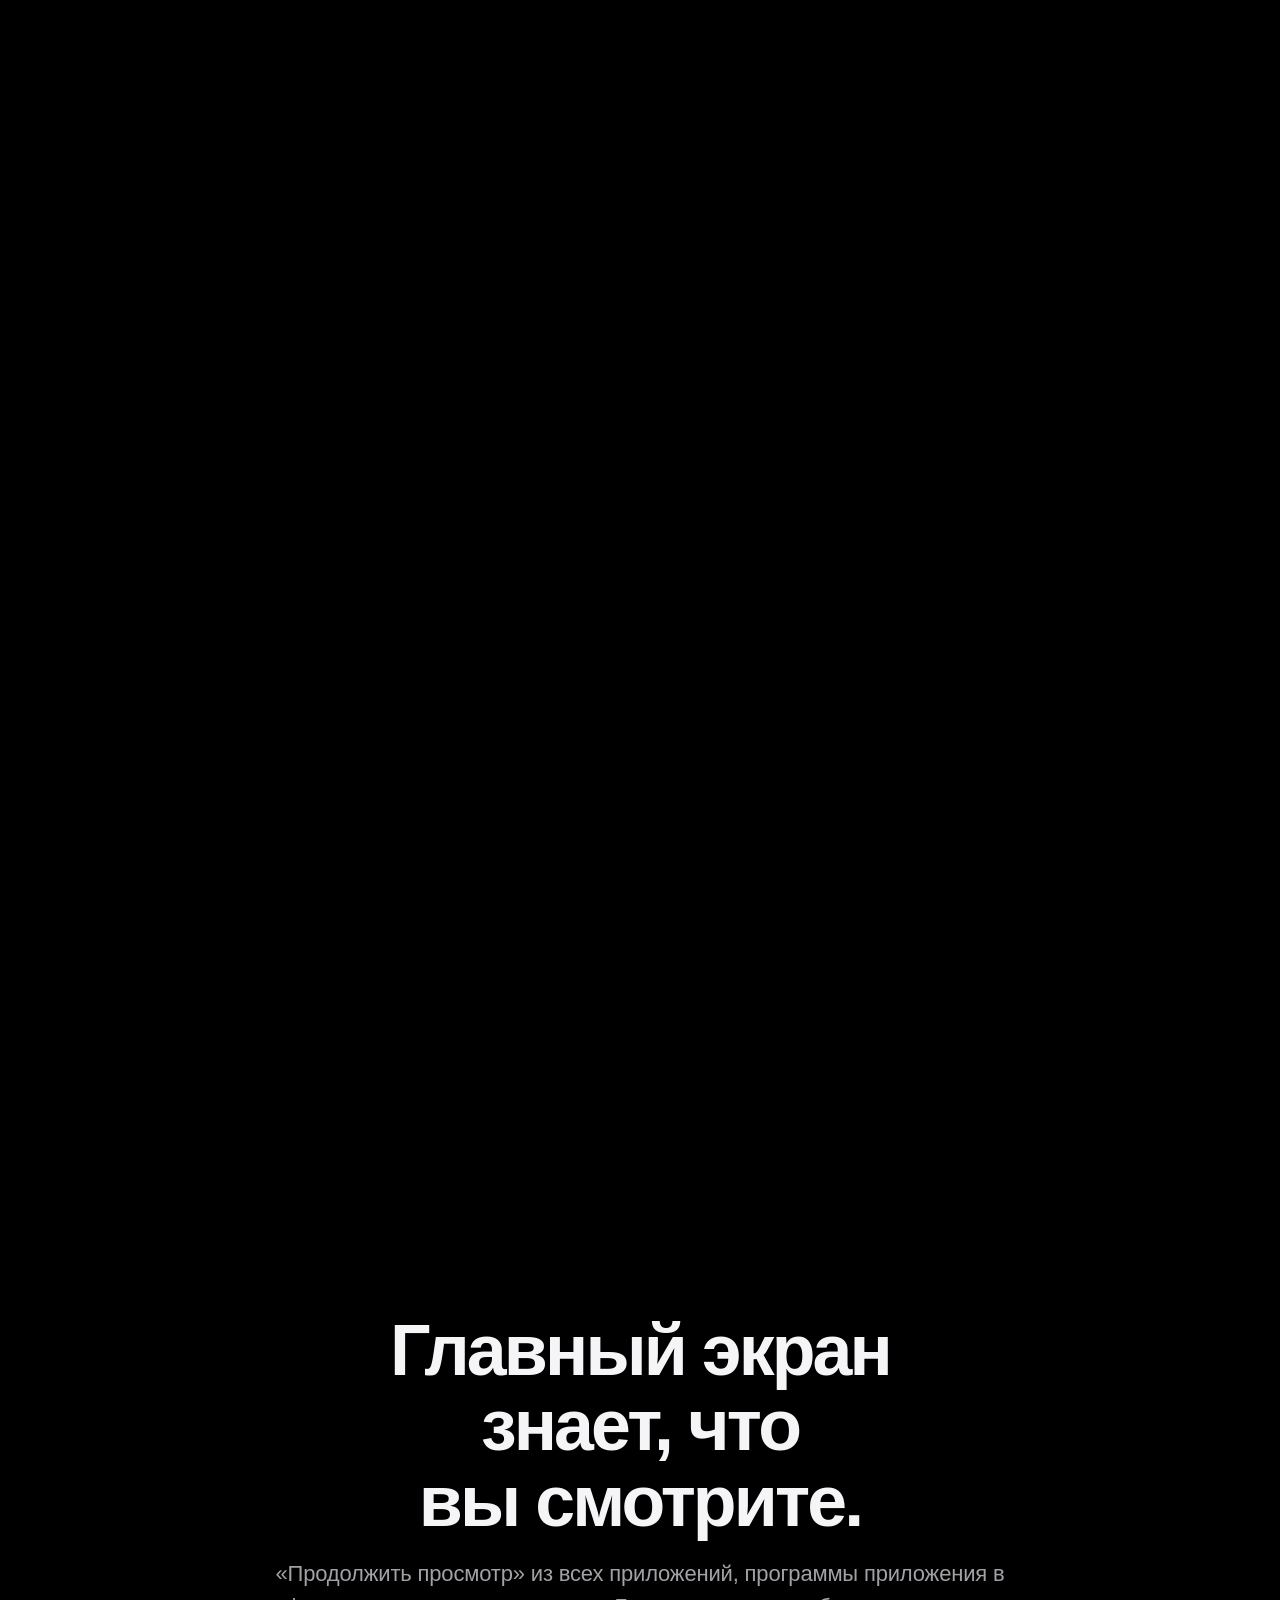
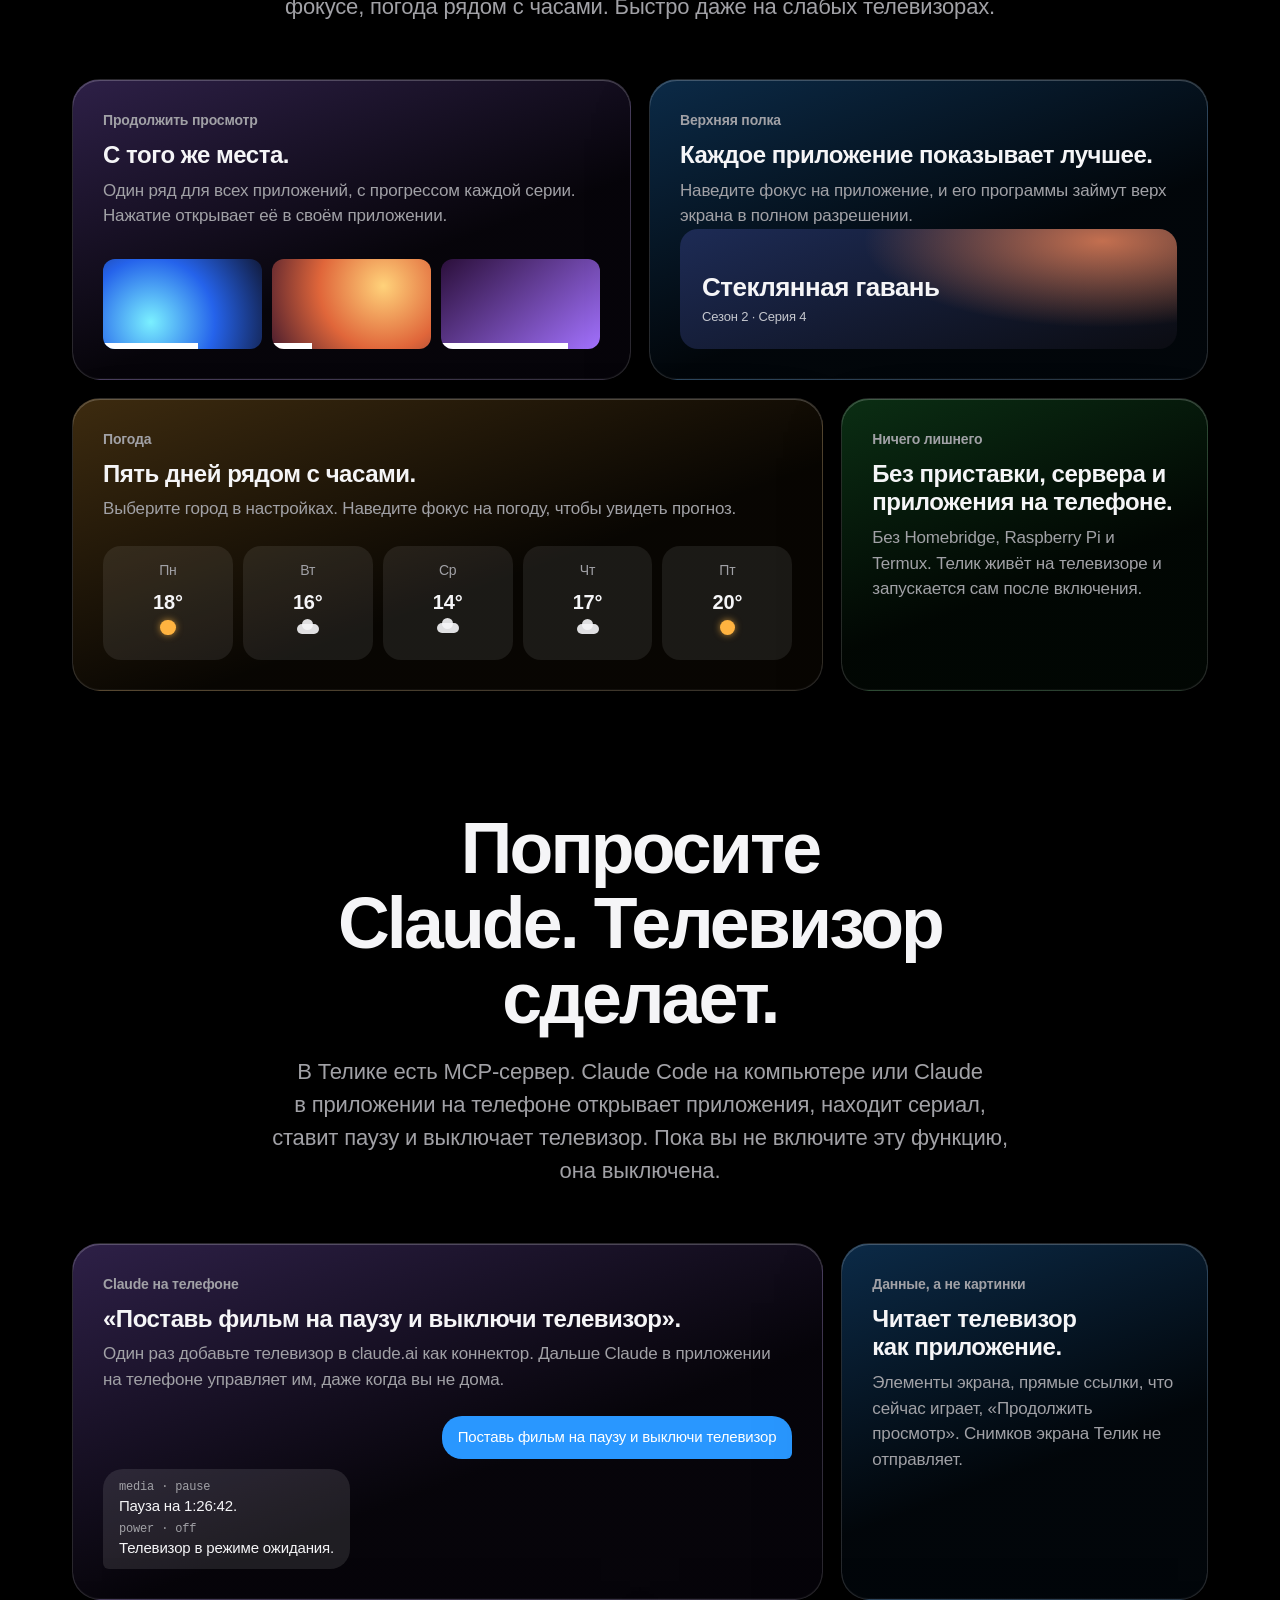
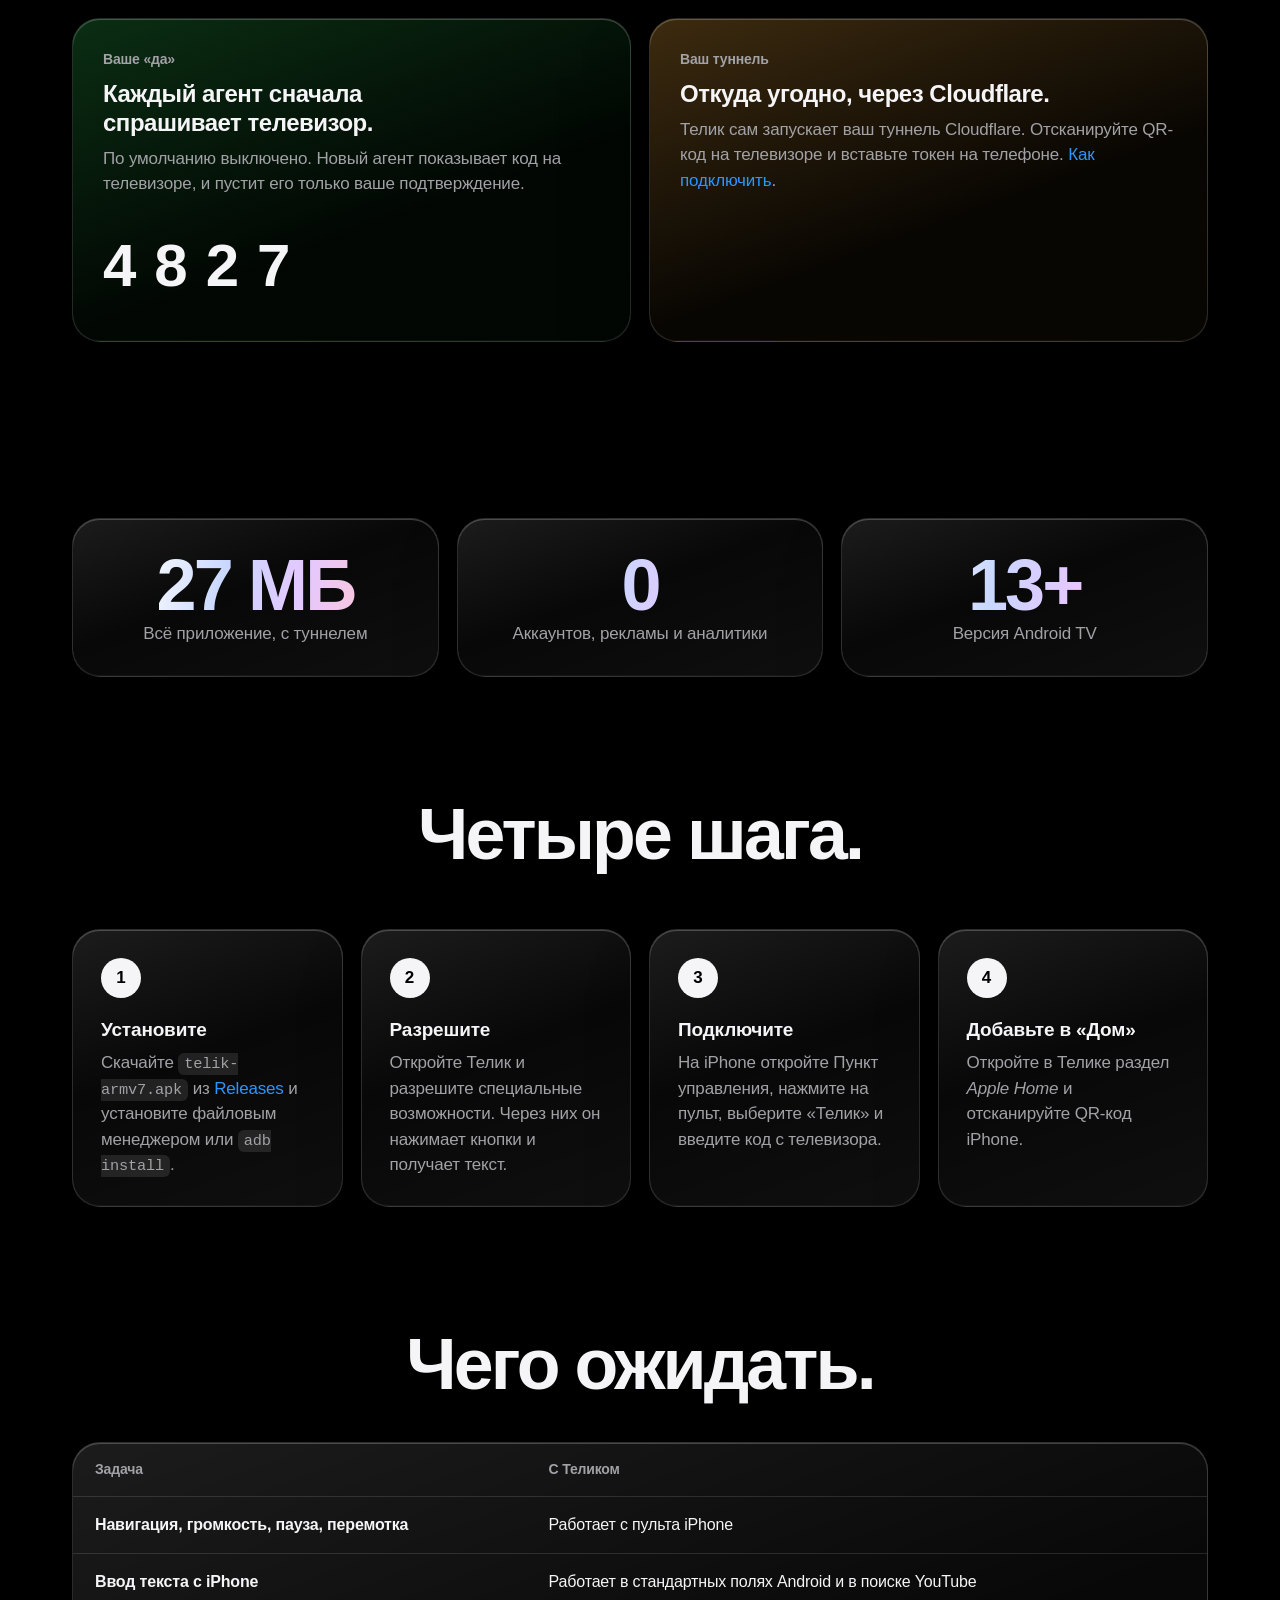
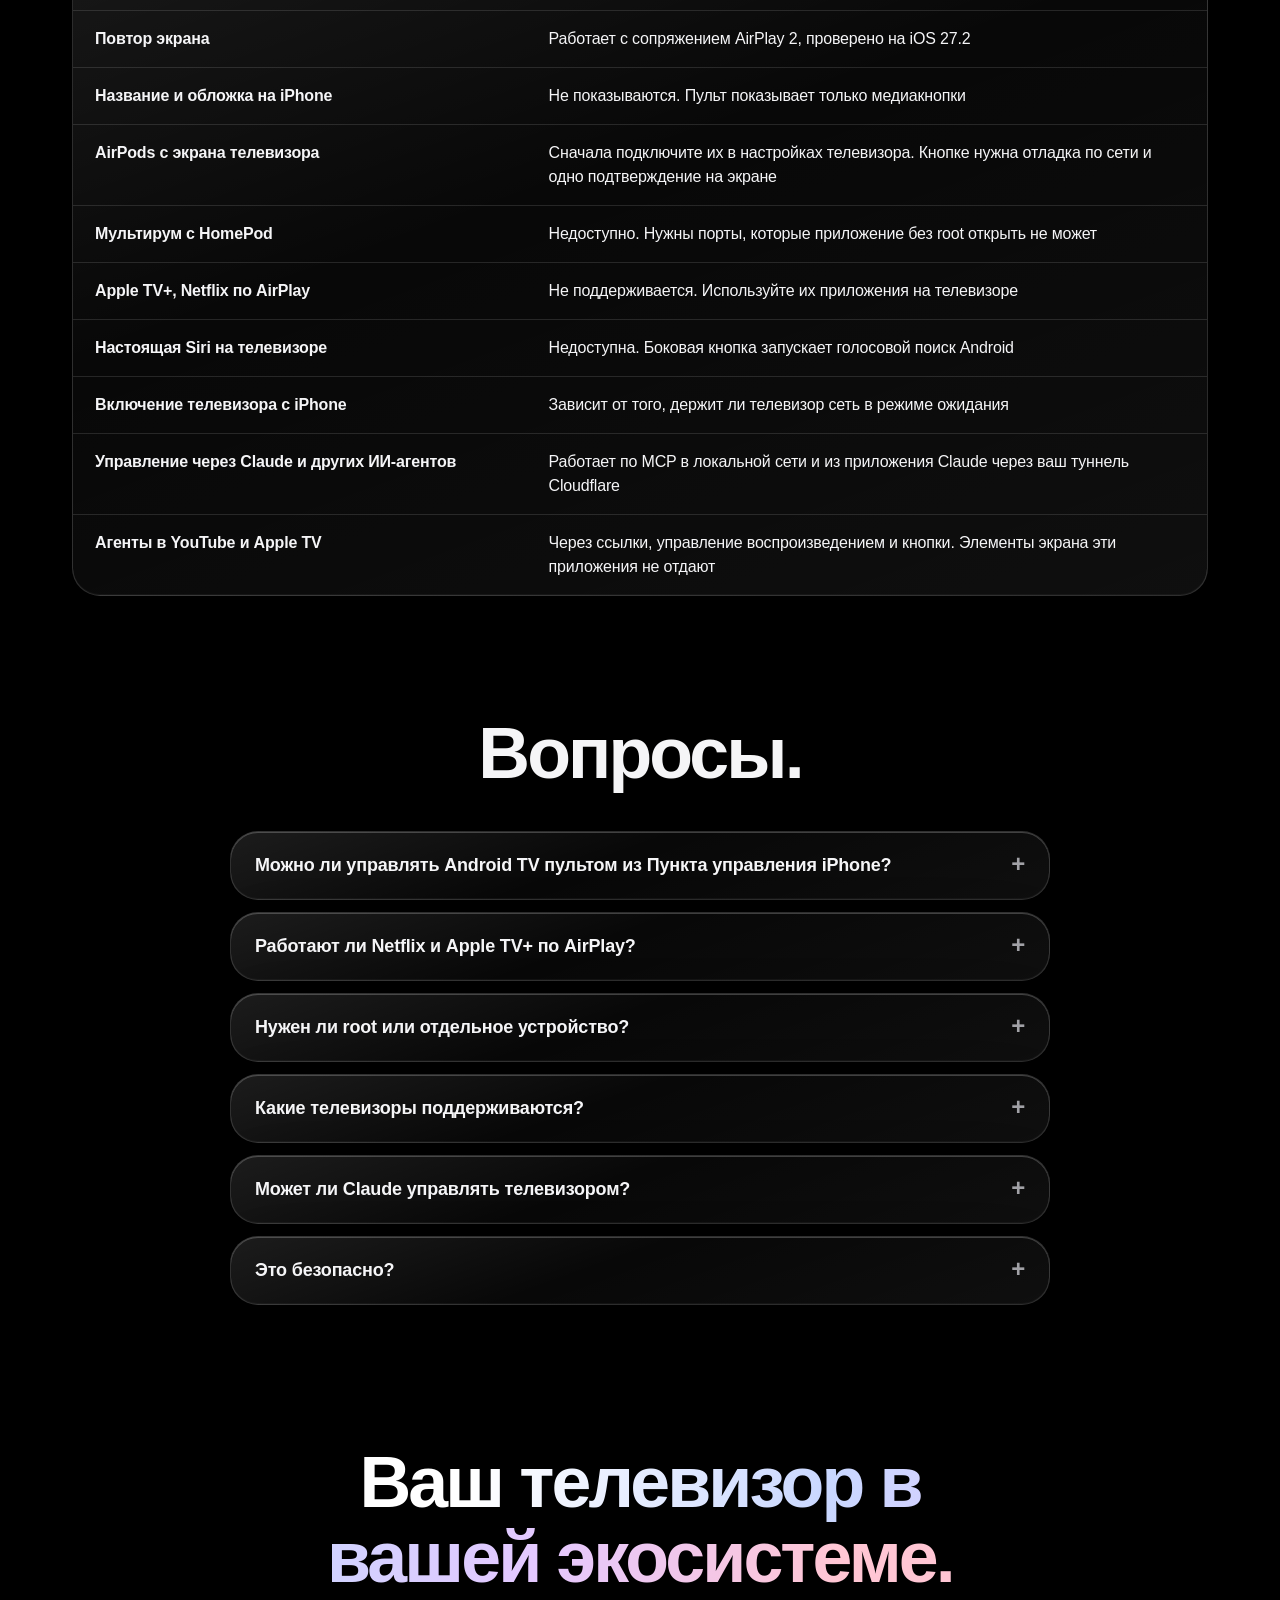
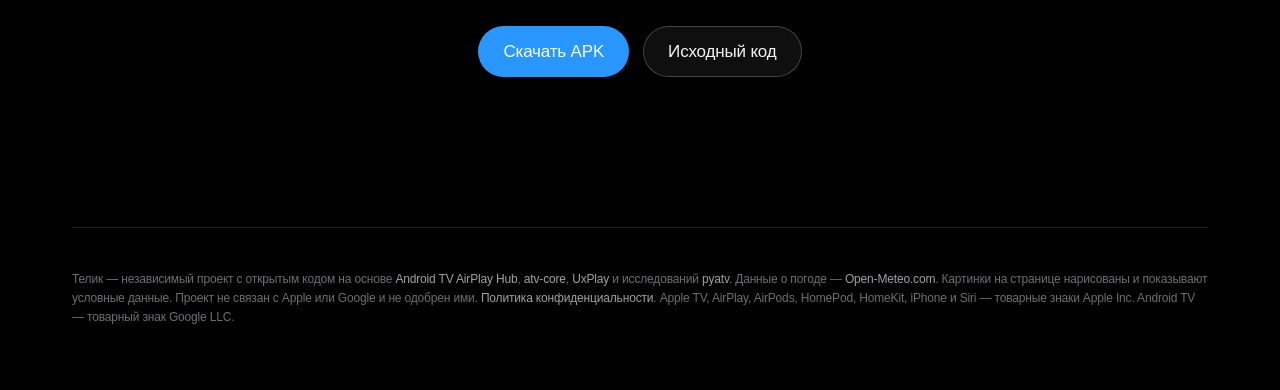
<file: ru/index.html>
<!doctype html>
<html lang="ru">
<head>
<meta charset="utf-8">
<meta name="viewport" content="width=device-width, initial-scale=1">
<title>Телик: управление Android TV с iPhone через встроенный пульт Apple TV</title>
<meta name="description" content="Бесплатное приложение с открытым кодом для Android TV: штатный пульт iPhone с перемоткой, ввод с клавиатуры iPhone, AirPlay, телевизор в приложении «Дом», управление телевизором через Claude, а также главный экран с «Продолжить просмотр», погодой и заставками в 4K.">
<link rel="canonical" href="https://telikapp.github.io/ru/">
<link rel="alternate" hreflang="en" href="https://telikapp.github.io/">
<link rel="alternate" hreflang="ru" href="https://telikapp.github.io/ru/">
<link rel="alternate" hreflang="x-default" href="https://telikapp.github.io/">
<link rel="icon" href="../assets/mascot.svg" type="image/svg+xml">
<meta name="theme-color" content="#000000">
<meta property="og:type" content="website">
<meta property="og:locale" content="ru_RU">
<meta property="og:title" content="Телик. Android TV теперь говорит на языке iPhone.">
<meta property="og:description" content="Пульт iPhone, клавиатура, AirPlay и «Дом» для Android TV. Одно бесплатное приложение на телевизоре.">
<meta property="og:url" content="https://telikapp.github.io/ru/">
<meta property="og:image" content="https://telikapp.github.io/assets/og-ru.jpg">
<meta property="og:image:width" content="1200">
<meta property="og:image:height" content="630">
<meta name="twitter:card" content="summary_large_image">
<link rel="stylesheet" href="../style.css?v=2026111706">
<script type="application/ld+json">
{
  "@context": "https://schema.org",
  "@graph": [
    {
      "@type": "SoftwareApplication",
      "name": "Телик",
      "alternateName": "Telik",
      "applicationCategory": "UtilitiesApplication",
      "operatingSystem": "Android TV 13 или новее",
      "softwareVersion": "3.1.0",
      "inLanguage": "ru",
      "description": "Управление Android TV штатным пультом и клавиатурой iPhone, AirPlay, телевизор в приложении «Дом» и главный экран с «Продолжить просмотр», погодой и заставками в 4K.",
      "url": "https://telikapp.github.io/ru/",
      "downloadUrl": "https://github.com/telikapp/telik/releases/latest",
      "license": "https://www.gnu.org/licenses/gpl-3.0.html",
      "offers": { "@type": "Offer", "price": "0", "priceCurrency": "USD" }
    },
    {
      "@type": "FAQPage",
      "inLanguage": "ru",
      "mainEntity": [
        {
          "@type": "Question",
          "name": "Можно ли управлять Android TV пультом из Пункта управления iPhone?",
          "acceptedAnswer": { "@type": "Answer", "text": "Да. Телик добавляет телевизор в список пульта Apple TV в Пункте управления. Один раз введите код с экрана телевизора." }
        },
        {
          "@type": "Question",
          "name": "Работают ли Netflix и Apple TV+ по AirPlay?",
          "acceptedAnswer": { "@type": "Answer", "text": "Нет. Телик не расшифровывает защищённое видео. Откройте эти сервисы в их приложениях на телевизоре и управляйте ими с пульта iPhone." }
        },
        {
          "@type": "Question",
          "name": "Нужен ли root или отдельное устройство?",
          "acceptedAnswer": { "@type": "Answer", "text": "Нет. Приложение работает на телевизоре без root, сервера, Homebridge и приложения на iPhone." }
        }
      ]
    }
  ]
}
</script>
<script>
document.documentElement.classList.add('js');
addEventListener('DOMContentLoaded', () => {
  const story = document.getElementById('story');
  const stage = story && story.querySelector('.stage');
  if (!stage) return;
  let last = -1;
  const update = () => {
    const r = story.getBoundingClientRect();
    const span = story.offsetHeight - innerHeight;
    const p = Math.min(Math.max(-r.top / span, 0), 0.999);
    const step = Math.floor(p * 7);
    if (step !== last) { stage.dataset.step = step; last = step; }
  };
  addEventListener('scroll', () => requestAnimationFrame(update), { passive: true });
  addEventListener('resize', update);
  update();
});
</script>
</head>
<body>
<div class="wrap">
  <header class="top">
    <a class="brand" href="./"><img src="../assets/mascot.svg" alt="" width="28" height="28">Телик</a>
    <nav aria-label="Главное меню">
      <a class="optional" href="#story">Как это работает</a>
      <a class="optional" href="#home">Главный экран</a>
      <a class="optional" href="#agents">Claude</a>
      <a class="optional" href="#install">Установка</a>
      <a href="../" hreflang="en" lang="en">English</a>
      <a href="https://github.com/telikapp/telik">GitHub</a>
    </nav>
  </header>

  <main>
    <div class="hero">
      <p class="eyebrow"><b>Телик 3.2</b> для Android TV</p>
      <h1>Android TV. <span class="grad">Теперь на языке iPhone.</span></h1>
      <p class="lead">Пульт в Пункте управления. Клавиатура iPhone. AirPlay. Приложение «Дом». AirPods. Claude. <strong>Одно бесплатное приложение на телевизоре, и больше ничего.</strong></p>
      <div class="cta">
        <a class="button primary" href="https://github.com/telikapp/telik/releases/latest">Скачать APK</a>
        <a class="button" href="https://github.com/telikapp/telik">Исходный код</a>
      </div>
      <p class="note">Бесплатно, открытый код, GPL-3.0. Android TV 13 и новее.</p>
      <a class="cue" href="#story">Листайте, чтобы увидеть</a>
    </div>

    <section class="story" id="story" aria-label="Как Телик работает с iPhone, в семи шагах">
      <div class="stage" data-step="0">
        <div class="copy">
          <div class="step S0"><span class="n">01 · Пульт</span><h2 class="grad">Свайп.</h2><p>Сенсорная панель пульта из Пункта управления двигает фокус на телевизоре. Нажатие открывает приложение.</p></div>
          <div class="step S1"><span class="n">02 · Пульт</span><h2 class="grad">Перемотка.</h2><p>Когда играет видео, −10 и +10 перематывают его.</p></div>
          <div class="step S2"><span class="n">03 · Клавиатура</span><h2 class="grad">Текст.</h2><p>Когда на телевизоре можно печатать, открывается клавиатура iPhone. Кириллица тоже.</p></div>
          <div class="step S3"><span class="n">04 · AirPlay</span><h2 class="grad">Экран.</h2><p>Выведите экран iPhone, iPad или Mac на телевизор через AirPlay 2.</p></div>
          <div class="step S4"><span class="n">05 · Приложение «Дом»</span><h2 class="grad">Вход.</h2><p>Телевизор — плитка в «Доме». Выберите HDMI 2, и на экране приставка.</p></div>
          <div class="step S5"><span class="n">06 · AirPods</span><h2 class="grad">Звук.</h2><p>Одна кнопка на главном экране Телика подключает AirPods к телевизору. Ночной фильм, все спят.</p></div>
          <div class="step S6"><span class="n">07 · Заставка</span><h2 class="grad">Покой.</h2><p>Когда никто не смотрит, телевизор показывает Землю в 4K, с часами и погодой.</p></div>
          <div class="dots" aria-hidden="true"><i></i><i></i><i></i><i></i><i></i><i></i><i></i></div>
        </div>
        <div class="devices" aria-hidden="true">
          <div class="tv">
            <div class="screen">
              <div class="layer L-home">
                <div class="ui-bar"><span class="pill">Настройки</span><span class="pill">HDMI 1</span><span class="pill">HDMI 2</span><span class="spacer"></span><span class="pill"><i class="wx cloud"></i> 18°</span><span class="clock">21:40</span></div>
                <div class="ui-title"><b>Стеклянная гавань</b><span>Сезон 2 · Серия 4</span></div>
                <div class="ui-apps"><div class="app a1"></div><div class="app a3"></div><div class="app a2"></div><div class="app a4"></div><div class="app a5"></div></div>
                <div class="ring"></div>
                <div class="ui-row-label">Продолжить просмотр</div>
                <div class="ui-row"><div class="card16 c1" style="--p:70%"></div><div class="card16 c2" style="--p:30%"></div><div class="card16 c3" style="--p:55%"></div><div class="card16 c4" style="--p:15%"></div><div class="card16 c5" style="--p:85%"></div></div>
              </div>
              <div class="layer L-video"><span class="ten">+10</span><div class="bar"><i></i></div></div>
              <div class="layer L-search"><div class="field"><span>Стеклянная г</span></div><div class="results"><i class="c1"></i><i class="c3"></i><i class="c4"></i></div></div>
              <div class="layer L-mirror photo"><span class="badge">AirPlay</span></div>
              <div class="layer L-hdmi"><span class="banner">HDMI 2</span><div class="logo">PLAY</div></div>
              <div class="layer L-listen"><div class="hp"><span class="pill on">Наушники</span></div><div class="toast"><b class="ic"><svg viewBox="0 0 24 24" aria-hidden="true"><path d="M4.5 14v-2.5a7.5 7.5 0 0 1 15 0V14" fill="none" stroke="currentColor" stroke-width="2" stroke-linecap="round"/><rect x="3" y="13" width="5" height="7.5" rx="2" fill="currentColor"/><rect x="16" y="13" width="5" height="7.5" rx="2" fill="currentColor"/></svg></b><span>AirPods Max подключены<small>Звук телевизора</small></span></div><div class="eq"><i style="--h:40%;--d:0s"></i><i style="--h:75%;--d:0.2s"></i><i style="--h:55%;--d:0.4s"></i><i style="--h:90%;--d:0.1s"></i><i style="--h:35%;--d:0.3s"></i><i style="--h:70%;--d:0.5s"></i><i style="--h:50%;--d:0.15s"></i><i style="--h:85%;--d:0.35s"></i><i style="--h:45%;--d:0.25s"></i><i style="--h:65%;--d:0.45s"></i><i style="--h:30%;--d:0.05s"></i><i style="--h:80%;--d:0.3s"></i><i style="--h:60%;--d:0.2s"></i><i style="--h:95%;--d:0.4s"></i><i style="--h:40%;--d:0.1s"></i><i style="--h:70%;--d:0.5s"></i></div></div>
              <div class="layer L-aerial"><div class="over"><b>21:40</b><span><i class="wx cloud"></i> 18°</span></div></div>
            </div>
          </div>
          <div class="buds"><span class="wave"></span><span class="wave"></span><span class="wave"></span><svg class="max-svg" viewBox="0 0 220 220" aria-hidden="true"><defs><linearGradient id="alu" x1="0" y1="0" x2="1" y2="1"><stop offset="0" stop-color="#fbfbfd"/><stop offset=".45" stop-color="#dcdce2"/><stop offset=".8" stop-color="#a9a9b1"/><stop offset="1" stop-color="#8d8d95"/></linearGradient><linearGradient id="aluSide" x1="0" y1="0" x2="1" y2="0"><stop offset="0" stop-color="#8f8f97"/><stop offset=".35" stop-color="#e9e9ee"/><stop offset=".7" stop-color="#c3c3ca"/><stop offset="1" stop-color="#7e7e86"/></linearGradient><linearGradient id="steel" x1="0" y1="0" x2="1" y2="0"><stop offset="0" stop-color="#7a7a80"/><stop offset=".5" stop-color="#f2f2f5"/><stop offset="1" stop-color="#76767c"/></linearGradient><linearGradient id="cushion" x1="0" y1="0" x2="1" y2="0"><stop offset="0" stop-color="#3a3a40"/><stop offset=".5" stop-color="#55555c"/><stop offset="1" stop-color="#2c2c31"/></linearGradient><pattern id="mesh" width="4" height="4" patternUnits="userSpaceOnUse" patternTransform="rotate(45)"><rect width="4" height="4" fill="#4a4a50"/><rect width="2" height="4" fill="#6c6c73"/></pattern><pattern id="knit" width="3" height="3" patternUnits="userSpaceOnUse"><rect width="3" height="3" fill="url(#cushion)"/><circle cx="1.5" cy="1.5" r=".7" fill="#62626a"/></pattern><radialGradient id="shine" cx=".3" cy=".25" r=".7"><stop offset="0" stop-color="#fff" stop-opacity=".9"/><stop offset=".5" stop-color="#fff" stop-opacity="0"/></radialGradient></defs><path d="M44 118 C40 40 180 40 176 118" fill="none" stroke="url(#steel)" stroke-width="5" stroke-linecap="round"/><path d="M52 104 C52 52 168 52 168 104" fill="none" stroke="url(#mesh)" stroke-width="15" stroke-linecap="round"/><path d="M52 104 C52 52 168 52 168 104" fill="none" stroke="#000" stroke-opacity=".18" stroke-width="15" stroke-linecap="round" transform="translate(0 3)"/><rect x="41" y="104" width="6" height="34" rx="3" fill="url(#steel)"/><rect x="173" y="104" width="6" height="34" rx="3" fill="url(#steel)"/><rect x="18" y="128" width="62" height="78" rx="24" fill="url(#alu)"/><rect x="18" y="128" width="62" height="78" rx="24" fill="url(#shine)"/><rect x="64" y="134" width="20" height="66" rx="10" fill="url(#knit)"/><rect x="140" y="128" width="62" height="78" rx="24" fill="url(#alu)"/><rect x="140" y="128" width="62" height="78" rx="24" fill="url(#shine)"/><rect x="136" y="134" width="20" height="66" rx="10" fill="url(#knit)"/><rect x="183" y="119" width="11" height="10" rx="3" fill="url(#aluSide)"/><rect x="160" y="121" width="12" height="6" rx="2.5" fill="url(#aluSide)"/><rect x="44" y="124" width="10" height="7" rx="2" fill="#9a9aa2"/><rect x="166" y="124" width="10" height="7" rx="2" fill="#9a9aa2"/></svg></div>
          <div class="phone">
            <div class="phone-screen">
              <span class="island"></span>
              <div class="ph-layer P-touch"><span class="device">Телик</span><div class="touchpad"><span class="finger"></span></div><div class="keys"><span class="key">−10</span><span class="key">⏯︎</span><span class="key">+10</span></div></div>
              <div class="ph-layer P-skip"><span class="device">Телик</span><div class="touchpad"></div><div class="keys"><span class="key">−10</span><span class="key">⏯︎</span><span class="key">+10</span></div></div>
              <div class="ph-layer P-keys"><span class="device">Телик</span><div class="ph-text">Стеклянная г</div><div class="kbd"><b style="--i:0"></b><b style="--i:1"></b><b style="--i:2"></b><b style="--i:3"></b><b style="--i:0"></b><b style="--i:1"></b><b style="--i:2"></b><b style="--i:3"></b><b style="--i:0"></b><b style="--i:1"></b><b style="--i:2"></b><b style="--i:3"></b><b style="--i:0"></b><b style="--i:1"></b><b style="--i:2"></b><b style="--i:3"></b><b style="--i:0"></b><b style="--i:1"></b><b style="--i:2"></b><b style="--i:3"></b><b style="--i:0"></b><b style="--i:1"></b><b style="--i:2"></b><b style="--i:3"></b><b style="--i:0"></b><b style="--i:1"></b><b style="--i:2"></b><b style="--i:3"></b><b style="--i:0"></b><b style="--i:1"></b></div></div>
              <div class="ph-layer P-mirror"><div class="shot photo"></div><span class="air">Повтор на «Телик»</span></div>
              <div class="ph-layer P-home"><div class="tile-h">Телик<small>HDMI 2</small></div><ul><li>HDMI 1</li><li class="on">HDMI 2</li><li>HDMI 3</li></ul></div>
              <div class="ph-layer P-sleep"><b>21:40</b><span>Вторник, 18 ноября</span></div>
            </div>
          </div>
        </div>
      </div>
    </section>

    <section id="home" class="chapter">
      <h2 class="reveal">Главный экран знает, что вы смотрите.</h2>
      <p class="sub reveal">«Продолжить просмотр» из всех приложений, программы приложения в фокусе, погода рядом с часами. Быстро даже на слабых телевизорах.</p>
      <div class="bento">
        <article class="glass tile s3 t-violet reveal">
          <span class="k">Продолжить просмотр</span>
          <h3>С того же места.</h3>
          <p>Один ряд для всех приложений, с прогрессом каждой серии. Нажатие открывает её в своём приложении.</p>
          <div class="ui-row" style="position:static;display:flex;gap:10px;margin-top:auto;padding-top:24px" aria-hidden="true"><div class="card16 c3" style="--p:60%;width:33%;border-radius:12px"></div><div class="card16 c1" style="--p:25%;width:33%;border-radius:12px"></div><div class="card16 c4" style="--p:80%;width:33%;border-radius:12px"></div></div>
        </article>
        <article class="glass tile s3 t-blue reveal">
          <span class="k">Верхняя полка</span>
          <h3>Каждое приложение показывает лучшее.</h3>
          <p>Наведите фокус на приложение, и его программы займут верх экрана в полном разрешении.</p>
          <div class="shelf" aria-hidden="true"><b>Стеклянная гавань</b><span>Сезон 2 · Серия 4</span></div>
        </article>
        <article class="glass tile s4 t-amber reveal">
          <span class="k">Погода</span>
          <h3>Пять дней рядом с часами.</h3>
          <p>Выберите город в настройках. Наведите фокус на погоду, чтобы увидеть прогноз.</p>
          <div class="forecast" aria-hidden="true"><div>Пн<b>18°</b><i class="wx sun"></i></div><div>Вт<b>16°</b><i class="wx cloud"></i></div><div>Ср<b>14°</b><i class="wx rain"></i></div><div>Чт<b>17°</b><i class="wx cloud"></i></div><div>Пт<b>20°</b><i class="wx sun"></i></div></div>
        </article>
        <article class="glass tile s2 t-green reveal">
          <span class="k">Ничего лишнего</span>
          <h3>Без приставки, сервера и приложения на телефоне.</h3>
          <p>Без Homebridge, Raspberry Pi и Termux. Телик живёт на телевизоре и запускается сам после включения.</p>
        </article>
      </div>
    </section>


    <section id="agents" class="chapter">
      <h2 class="reveal">Попросите Claude. Телевизор сделает.</h2>
      <p class="sub reveal">В Телике есть MCP-сервер. Claude Code на компьютере или Claude в приложении на телефоне открывает приложения, находит сериал, ставит паузу и выключает телевизор. Пока вы не включите эту функцию, она выключена.</p>
      <div class="bento">
        <article class="glass tile s4 t-violet reveal">
          <span class="k">Claude на телефоне</span>
          <h3>«Поставь фильм на паузу и выключи телевизор».</h3>
          <p>Один раз добавьте телевизор в claude.ai как коннектор. Дальше Claude в приложении на телефоне управляет им, даже когда вы не дома.</p>
          <div class="chat" aria-hidden="true">
            <div class="msg me">Поставь фильм на паузу и выключи телевизор</div>
            <div class="msg ai"><i>media · pause</i>Пауза на 1:26:42.<i>power · off</i>Телевизор в режиме ожидания.</div>
          </div>
        </article>
        <article class="glass tile s2 t-blue reveal">
          <span class="k">Данные, а не картинки</span>
          <h3>Читает телевизор как приложение.</h3>
          <p>Элементы экрана, прямые ссылки, что сейчас играет, «Продолжить просмотр». Снимков экрана Телик не отправляет.</p>
        </article>
        <article class="glass tile s3 t-green reveal">
          <span class="k">Ваше «да»</span>
          <h3>Каждый агент сначала спрашивает телевизор.</h3>
          <p>По умолчанию выключено. Новый агент показывает код на телевизоре, и пустит его только ваше подтверждение.</p>
          <div class="pin" aria-hidden="true">4827</div>
        </article>
        <article class="glass tile s3 t-amber reveal">
          <span class="k">Ваш туннель</span>
          <h3>Откуда угодно, через Cloudflare.</h3>
          <p>Телик сам запускает ваш туннель Cloudflare. Отсканируйте QR-код на телевизоре и вставьте токен на телефоне. <a href="https://github.com/telikapp/telik/blob/main/docs/MCP.md">Как подключить</a>.</p>
        </article>
      </div>
    </section>

    <section class="chapter">
      <div class="stats">
        <div class="glass stat reveal"><b class="grad">27 МБ</b><span>Всё приложение, с туннелем</span></div>
        <div class="glass stat reveal"><b class="grad">0</b><span>Аккаунтов, рекламы и аналитики</span></div>
        <div class="glass stat reveal"><b class="grad">13+</b><span>Версия Android TV</span></div>
      </div>
    </section>

    <section id="install" class="chapter">
      <h2 class="reveal">Четыре шага.</h2>
      <ol class="steps">
        <li class="glass reveal"><strong>Установите</strong>Скачайте <code>telik-armv7.apk</code> из <a href="https://github.com/telikapp/telik/releases/latest">Releases</a> и установите файловым менеджером или <code>adb install</code>.</li>
        <li class="glass reveal"><strong>Разрешите</strong>Откройте Телик и разрешите специальные возможности. Через них он нажимает кнопки и получает текст.</li>
        <li class="glass reveal"><strong>Подключите</strong>На iPhone откройте Пункт управления, нажмите на пульт, выберите «Телик» и введите код с телевизора.</li>
        <li class="glass reveal"><strong>Добавьте в «Дом»</strong>Откройте в Телике раздел <em>Apple Home</em> и отсканируйте QR-код iPhone.</li>
      </ol>
    </section>

    <section id="compare" class="chapter">
      <h2 class="reveal">Чего ожидать.</h2>
      <div class="table-scroll glass reveal">
        <table>
          <thead><tr><th scope="col">Задача</th><th scope="col">С Теликом</th></tr></thead>
          <tbody>
            <tr><td>Навигация, громкость, пауза, перемотка</td><td>Работает с пульта iPhone</td></tr>
            <tr><td>Ввод текста с iPhone</td><td>Работает в стандартных полях Android и в поиске YouTube</td></tr>
            <tr><td>Повтор экрана</td><td>Работает с сопряжением AirPlay 2, проверено на iOS 27.2</td></tr>
            <tr><td>Название и обложка на iPhone</td><td>Не показываются. Пульт показывает только медиакнопки</td></tr>
            <tr><td>AirPods с экрана телевизора</td><td>Сначала подключите их в настройках телевизора. Кнопке нужна отладка по сети и одно подтверждение на экране</td></tr>
            <tr><td>Мультирум с HomePod</td><td>Недоступно. Нужны порты, которые приложение без root открыть не может</td></tr>
            <tr><td>Apple TV+, Netflix по AirPlay</td><td>Не поддерживается. Используйте их приложения на телевизоре</td></tr>
            <tr><td>Настоящая Siri на телевизоре</td><td>Недоступна. Боковая кнопка запускает голосовой поиск Android</td></tr>
            <tr><td>Включение телевизора с iPhone</td><td>Зависит от того, держит ли телевизор сеть в режиме ожидания</td></tr>
            <tr><td>Управление через Claude и других ИИ-агентов</td><td>Работает по MCP в локальной сети и из приложения Claude через ваш туннель Cloudflare</td></tr>
            <tr><td>Агенты в YouTube и Apple TV</td><td>Через ссылки, управление воспроизведением и кнопки. Элементы экрана эти приложения не отдают</td></tr>
          </tbody>
        </table>
      </div>
    </section>

    <section id="faq" class="chapter">
      <h2 class="reveal">Вопросы.</h2>
      <div class="faq">
        <details class="glass"><summary>Можно ли управлять Android TV пультом из Пункта управления iPhone?</summary><p>Да. Телик добавляет телевизор в список пульта Apple TV. Один раз введите код с экрана телевизора.</p></details>
        <details class="glass"><summary>Работают ли Netflix и Apple TV+ по AirPlay?</summary><p>Нет. Телик не расшифровывает защищённое видео. Откройте эти сервисы в их приложениях на телевизоре и управляйте ими с пульта iPhone.</p></details>
        <details class="glass"><summary>Нужен ли root или отдельное устройство?</summary><p>Нет. Приложение работает на телевизоре без root, сервера, Homebridge и приложения на iPhone.</p></details>
        <details class="glass"><summary>Какие телевизоры поддерживаются?</summary><p>Проверено на 32-битном 4K-телевизоре с Android 14 и iPhone на iOS 27. Другие модели с Android TV 13+ должны работать. Сообщения о них ждём в трекере задач.</p></details>
        <details class="glass"><summary>Может ли Claude управлять телевизором?</summary><p>Да, начиная с версии 3.2. Включите <em>Управление ИИ-агентами</em> в настройках Телика. Claude Code подключается в локальной сети по токену. Для Claude на телефоне Телик запускает ваш туннель Cloudflare, а телевизор спрашивает подтверждение. Подробнее — в <a href="https://github.com/telikapp/telik/blob/main/docs/MCP.md">инструкции</a>.</p></details>
        <details class="glass"><summary>Это безопасно?</summary><p>Код открыт. Специальные возможности позволяют приложению управлять телевизором, поэтому ставьте только сборки, которым доверяете. В Телике нет аналитики и аккаунта. Подробнее — в <a href="privacy.html">политике конфиденциальности</a>.</p></details>
      </div>
    </section>

    <section class="closing">
      <h2 class="reveal"><span class="grad">Ваш телевизор в вашей экосистеме.</span></h2>
      <div class="cta reveal">
        <a class="button primary" href="https://github.com/telikapp/telik/releases/latest">Скачать APK</a>
        <a class="button" href="https://github.com/telikapp/telik">Исходный код</a>
      </div>
    </section>
  </main>

  <footer>
    <p>Телик — независимый проект с открытым кодом на основе <a href="https://github.com/henry753951/android-tv-airplay-hub">Android TV AirPlay Hub</a>, <a href="https://github.com/corvofeng/atv-core">atv-core</a>, <a href="https://github.com/FDH2/UxPlay">UxPlay</a> и исследований <a href="https://github.com/postlund/pyatv">pyatv</a>. Данные о погоде — <a href="https://open-meteo.com/">Open-Meteo.com</a>. Картинки на странице нарисованы и показывают условные данные. Проект не связан с Apple или Google и не одобрен ими. <a href="privacy.html">Политика конфиденциальности</a>. Apple TV, AirPlay, AirPods, HomePod, HomeKit, iPhone и Siri — товарные знаки Apple Inc. Android TV — товарный знак Google LLC.</p>
  </footer>
</div>
</body>
</html>
</file>
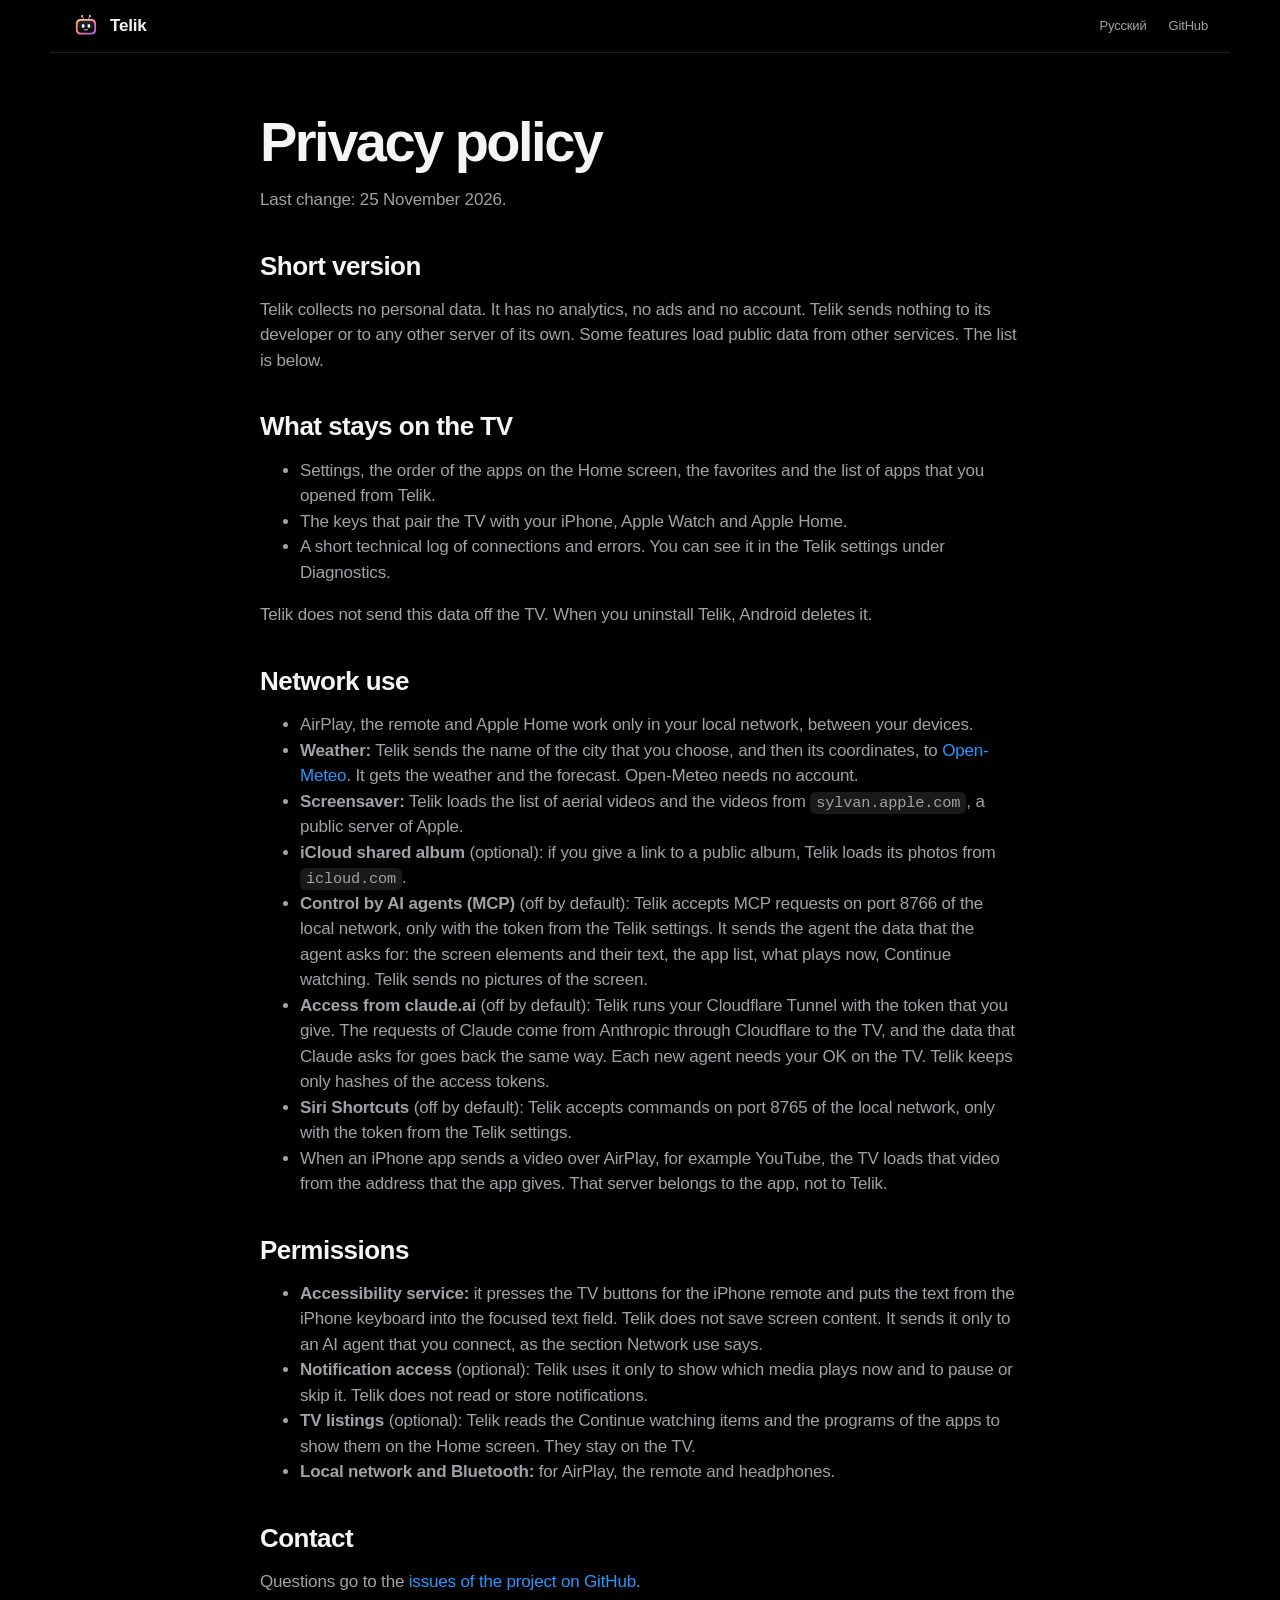
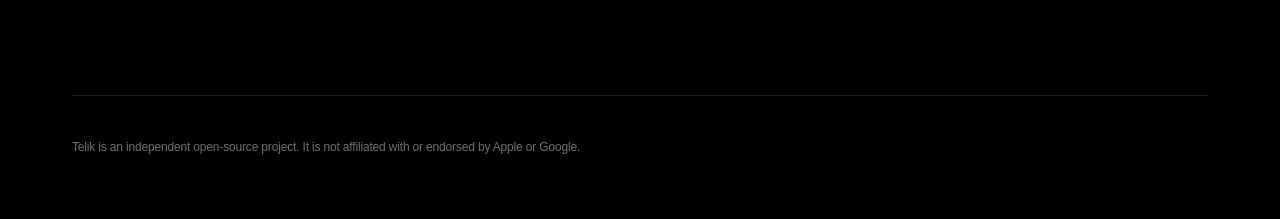
<file: privacy.html>
<!doctype html>
<html lang="en">
<head>
<meta charset="utf-8">
<meta name="viewport" content="width=device-width, initial-scale=1">
<title>Telik privacy policy</title>
<meta name="description" content="Telik collects no data, shows no ads and needs no account. Everything stays on your TV.">
<link rel="canonical" href="https://telikapp.github.io/privacy.html">
<link rel="alternate" hreflang="en" href="https://telikapp.github.io/privacy.html">
<link rel="alternate" hreflang="ru" href="https://telikapp.github.io/ru/privacy.html">
<link rel="icon" href="assets/mascot.svg" type="image/svg+xml">
<meta name="theme-color" content="#07070c">
<link rel="stylesheet" href="style.css?v=2026111706">
</head>
<body>
<div class="wrap">
  <header class="top">
    <a class="brand" href="./"><img src="assets/mascot.svg" alt="" width="34" height="34">Telik</a>
    <nav aria-label="Main">
      <a href="ru/privacy.html" hreflang="ru" lang="ru">Русский</a>
      <a href="https://github.com/telikapp/telik">GitHub</a>
    </nav>
  </header>

  <main class="doc">
    <h1>Privacy policy</h1>
    <p>Last change: 25 November 2026.</p>

    <h2>Short version</h2>
    <p>Telik collects no personal data. It has no analytics, no ads and no account. Telik sends nothing to its developer or to any other server of its own. Some features load public data from other services. The list is below.</p>

    <h2>What stays on the TV</h2>
    <ul>
      <li>Settings, the order of the apps on the Home screen, the favorites and the list of apps that you opened from Telik.</li>
      <li>The keys that pair the TV with your iPhone, Apple Watch and Apple Home.</li>
      <li>A short technical log of connections and errors. You can see it in the Telik settings under Diagnostics.</li>
    </ul>
    <p>Telik does not send this data off the TV. When you uninstall Telik, Android deletes it.</p>

    <h2>Network use</h2>
    <ul>
      <li>AirPlay, the remote and Apple Home work only in your local network, between your devices.</li>
      <li><strong>Weather:</strong> Telik sends the name of the city that you choose, and then its coordinates, to <a href="https://open-meteo.com/">Open-Meteo</a>. It gets the weather and the forecast. Open-Meteo needs no account.</li>
      <li><strong>Screensaver:</strong> Telik loads the list of aerial videos and the videos from <code>sylvan.apple.com</code>, a public server of Apple.</li>
      <li><strong>iCloud shared album</strong> (optional): if you give a link to a public album, Telik loads its photos from <code>icloud.com</code>.</li>
      <li><strong>Control by AI agents (MCP)</strong> (off by default): Telik accepts MCP requests on port 8766 of the local network, only with the token from the Telik settings. It sends the agent the data that the agent asks for: the screen elements and their text, the app list, what plays now, Continue watching. Telik sends no pictures of the screen.</li>
      <li><strong>Access from claude.ai</strong> (off by default): Telik runs your Cloudflare Tunnel with the token that you give. The requests of Claude come from Anthropic through Cloudflare to the TV, and the data that Claude asks for goes back the same way. Each new agent needs your OK on the TV. Telik keeps only hashes of the access tokens.</li>
      <li><strong>Siri Shortcuts</strong> (off by default): Telik accepts commands on port 8765 of the local network, only with the token from the Telik settings.</li>
      <li>When an iPhone app sends a video over AirPlay, for example YouTube, the TV loads that video from the address that the app gives. That server belongs to the app, not to Telik.</li>
    </ul>

    <h2>Permissions</h2>
    <ul>
      <li><strong>Accessibility service:</strong> it presses the TV buttons for the iPhone remote and puts the text from the iPhone keyboard into the focused text field. Telik does not save screen content. It sends it only to an AI agent that you connect, as the section Network use says.</li>
      <li><strong>Notification access</strong> (optional): Telik uses it only to show which media plays now and to pause or skip it. Telik does not read or store notifications.</li>
      <li><strong>TV listings</strong> (optional): Telik reads the Continue watching items and the programs of the apps to show them on the Home screen. They stay on the TV.</li>
      <li><strong>Local network and Bluetooth:</strong> for AirPlay, the remote and headphones.</li>
    </ul>

    <h2>Contact</h2>
    <p>Questions go to the <a href="https://github.com/telikapp/telik/issues">issues of the project on GitHub</a>.</p>
  </main>

  <footer>
    <p>Telik is an independent open-source project. It is not affiliated with or endorsed by Apple or Google.</p>
  </footer>
</div>
</body>
</html>
</file>
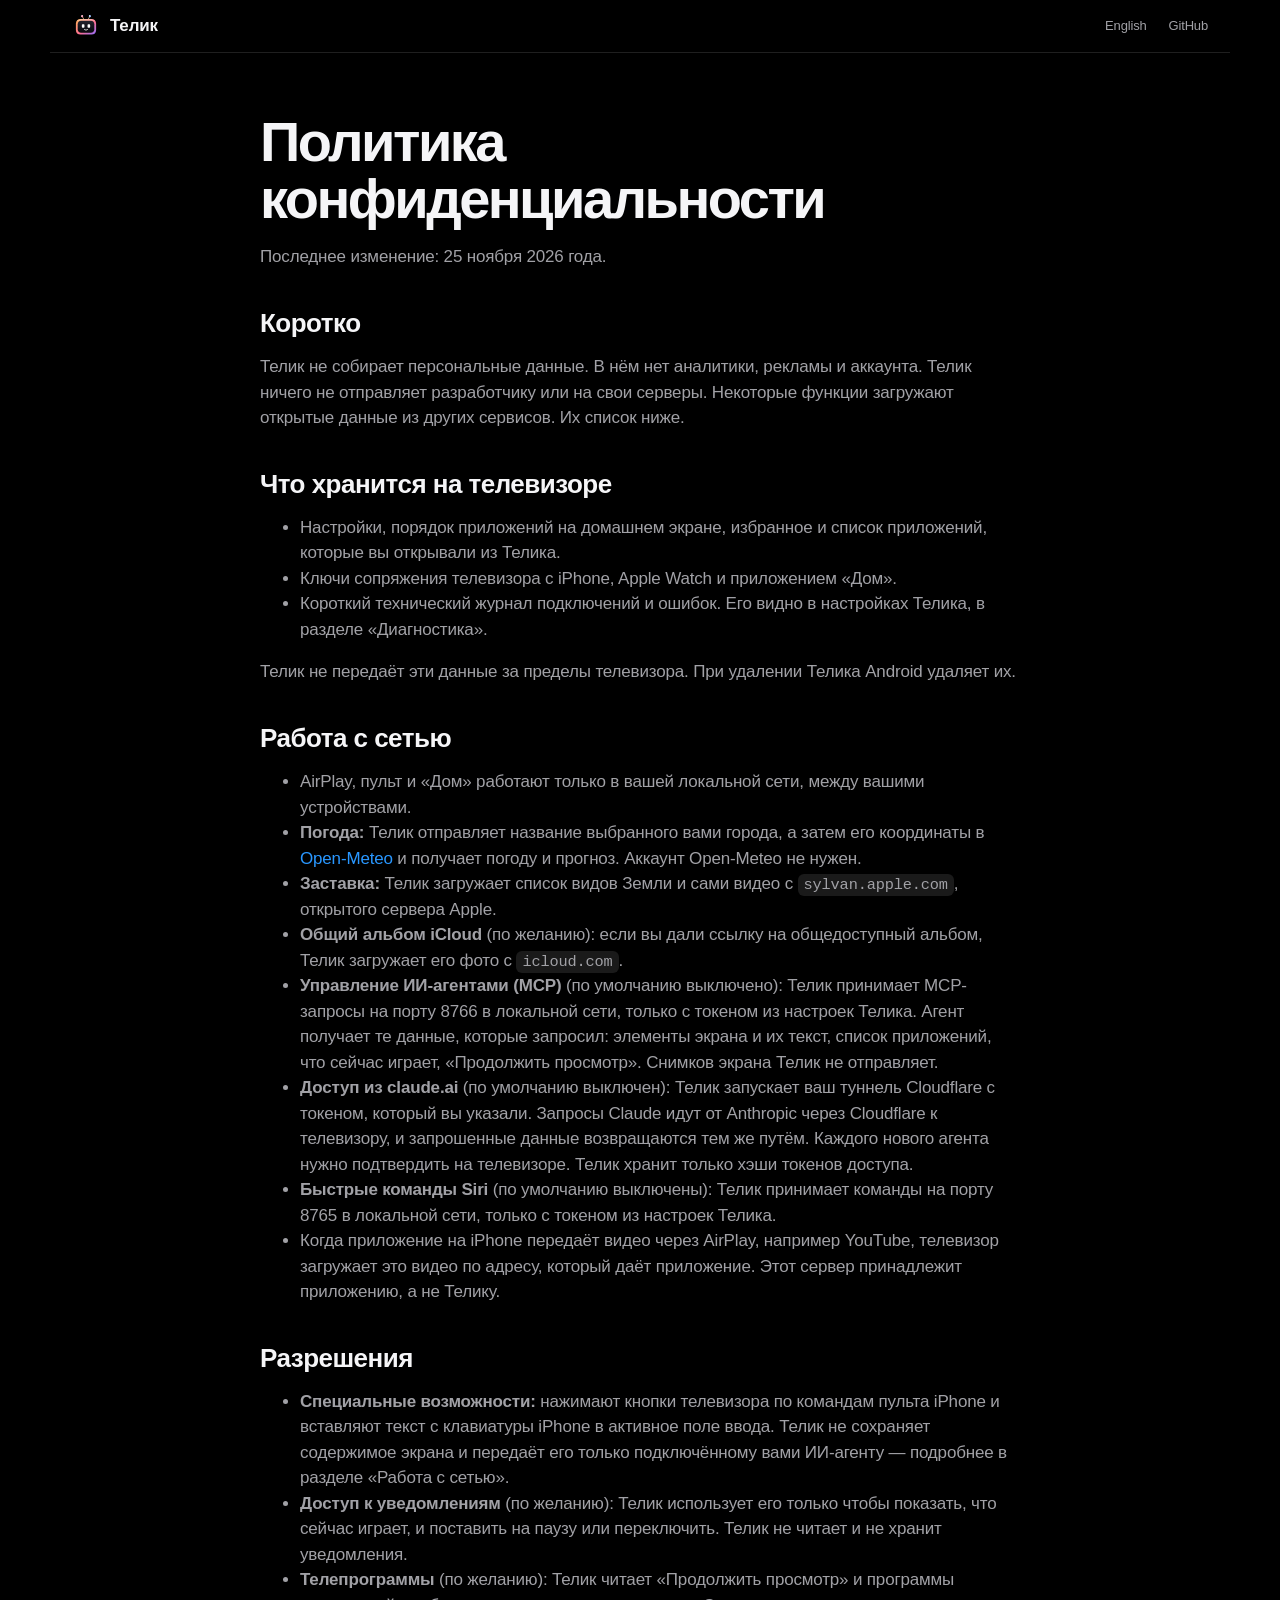
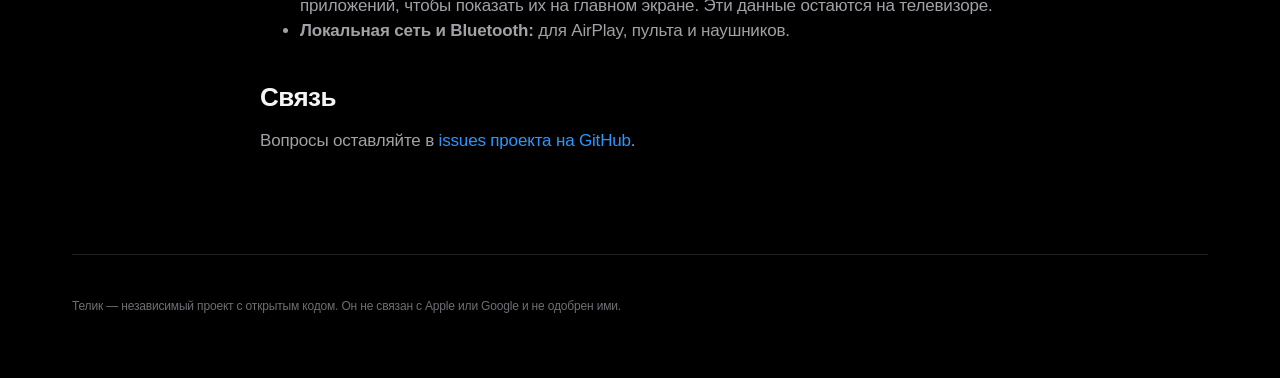
<file: ru/privacy.html>
<!doctype html>
<html lang="ru">
<head>
<meta charset="utf-8">
<meta name="viewport" content="width=device-width, initial-scale=1">
<title>Телик: политика конфиденциальности</title>
<meta name="description" content="Телик не собирает данные, не показывает рекламу и не требует аккаунта. Всё остаётся на телевизоре.">
<link rel="canonical" href="https://telikapp.github.io/ru/privacy.html">
<link rel="alternate" hreflang="en" href="https://telikapp.github.io/privacy.html">
<link rel="alternate" hreflang="ru" href="https://telikapp.github.io/ru/privacy.html">
<link rel="icon" href="../assets/mascot.svg" type="image/svg+xml">
<meta name="theme-color" content="#07070c">
<link rel="stylesheet" href="../style.css?v=2026111706">
</head>
<body>
<div class="wrap">
  <header class="top">
    <a class="brand" href="./"><img src="../assets/mascot.svg" alt="" width="34" height="34">Телик</a>
    <nav aria-label="Главное">
      <a href="../privacy.html" hreflang="en" lang="en">English</a>
      <a href="https://github.com/telikapp/telik">GitHub</a>
    </nav>
  </header>

  <main class="doc">
    <h1>Политика конфиденциальности</h1>
    <p>Последнее изменение: 25 ноября 2026 года.</p>

    <h2>Коротко</h2>
    <p>Телик не собирает персональные данные. В нём нет аналитики, рекламы и аккаунта. Телик ничего не отправляет разработчику или на свои серверы. Некоторые функции загружают открытые данные из других сервисов. Их список ниже.</p>

    <h2>Что хранится на телевизоре</h2>
    <ul>
      <li>Настройки, порядок приложений на домашнем экране, избранное и список приложений, которые вы открывали из Телика.</li>
      <li>Ключи сопряжения телевизора с iPhone, Apple Watch и приложением «Дом».</li>
      <li>Короткий технический журнал подключений и ошибок. Его видно в настройках Телика, в разделе «Диагностика».</li>
    </ul>
    <p>Телик не передаёт эти данные за пределы телевизора. При удалении Телика Android удаляет их.</p>

    <h2>Работа с сетью</h2>
    <ul>
      <li>AirPlay, пульт и «Дом» работают только в вашей локальной сети, между вашими устройствами.</li>
      <li><strong>Погода:</strong> Телик отправляет название выбранного вами города, а затем его координаты в <a href="https://open-meteo.com/">Open-Meteo</a> и получает погоду и прогноз. Аккаунт Open-Meteo не нужен.</li>
      <li><strong>Заставка:</strong> Телик загружает список видов Земли и сами видео с <code>sylvan.apple.com</code>, открытого сервера Apple.</li>
      <li><strong>Общий альбом iCloud</strong> (по желанию): если вы дали ссылку на общедоступный альбом, Телик загружает его фото с <code>icloud.com</code>.</li>
      <li><strong>Управление ИИ-агентами (MCP)</strong> (по умолчанию выключено): Телик принимает MCP-запросы на порту 8766 в локальной сети, только с токеном из настроек Телика. Агент получает те данные, которые запросил: элементы экрана и их текст, список приложений, что сейчас играет, «Продолжить просмотр». Снимков экрана Телик не отправляет.</li>
      <li><strong>Доступ из claude.ai</strong> (по умолчанию выключен): Телик запускает ваш туннель Cloudflare с токеном, который вы указали. Запросы Claude идут от Anthropic через Cloudflare к телевизору, и запрошенные данные возвращаются тем же путём. Каждого нового агента нужно подтвердить на телевизоре. Телик хранит только хэши токенов доступа.</li>
      <li><strong>Быстрые команды Siri</strong> (по умолчанию выключены): Телик принимает команды на порту 8765 в локальной сети, только с токеном из настроек Телика.</li>
      <li>Когда приложение на iPhone передаёт видео через AirPlay, например YouTube, телевизор загружает это видео по адресу, который даёт приложение. Этот сервер принадлежит приложению, а не Телику.</li>
    </ul>

    <h2>Разрешения</h2>
    <ul>
      <li><strong>Специальные возможности:</strong> нажимают кнопки телевизора по командам пульта iPhone и вставляют текст с клавиатуры iPhone в активное поле ввода. Телик не сохраняет содержимое экрана и передаёт его только подключённому вами ИИ-агенту — подробнее в разделе «Работа с сетью».</li>
      <li><strong>Доступ к уведомлениям</strong> (по желанию): Телик использует его только чтобы показать, что сейчас играет, и поставить на паузу или переключить. Телик не читает и не хранит уведомления.</li>
      <li><strong>Телепрограммы</strong> (по желанию): Телик читает «Продолжить просмотр» и программы приложений, чтобы показать их на главном экране. Эти данные остаются на телевизоре.</li>
      <li><strong>Локальная сеть и Bluetooth:</strong> для AirPlay, пульта и наушников.</li>
    </ul>

    <h2>Связь</h2>
    <p>Вопросы оставляйте в <a href="https://github.com/telikapp/telik/issues">issues проекта на GitHub</a>.</p>
  </main>

  <footer>
    <p>Телик — независимый проект с открытым кодом. Он не связан с Apple или Google и не одобрен ими.</p>
  </footer>
</div>
</body>
</html>
</file>
<file: style.css>
/* Telik site. Concept: an Apple-style product page in liquid glass (spec 009). */
:root {
  color-scheme: dark;
  --bg: #000;
  --ink: #f5f5f7;
  --muted: #a1a1a6;
  --dim: #6e6e73;
  --line: rgb(255 255 255 / 12%);
  --glass: rgb(255 255 255 / 6%);
  --glass-2: rgb(255 255 255 / 10%);
  --blue: #2997ff;
  --violet: #a372ff;
  --pink: #ff6f91;
  --amber: #ffb340;
  --green: #30d158;
  --radius: 28px;
  --font: -apple-system, BlinkMacSystemFont, "SF Pro Display", "SF Pro Text", "Inter", "Segoe UI", Roboto, sans-serif;
}

* { box-sizing: border-box; }
html { scroll-behavior: smooth; }
body {
  margin: 0;
  background: var(--bg);
  color: var(--ink);
  font: 400 17px/1.5 var(--font);
  letter-spacing: -0.01em;
  -webkit-font-smoothing: antialiased;
}
html, body { overflow-x: clip; }
a { color: var(--blue); text-decoration: none; }
a:hover { text-decoration: underline; }
img { max-width: 100%; height: auto; }
code { font: 0.9em ui-monospace, "SF Mono", Menlo, monospace; background: var(--glass-2); padding: 2px 6px; border-radius: 6px; }

.wrap { width: min(1180px, 100%); margin: 0 auto; padding: 0 22px; }

/* Glass: a blurred panel with an inner highlight and a light edge. */
.glass {
  position: relative;
  background: linear-gradient(160deg, rgb(255 255 255 / 11%), rgb(255 255 255 / 3%) 45%, rgb(255 255 255 / 6%));
  backdrop-filter: blur(24px) saturate(170%);
  -webkit-backdrop-filter: blur(24px) saturate(170%);
  border: 1px solid rgb(255 255 255 / 14%);
  box-shadow: inset 0 1px 0 rgb(255 255 255 / 22%), inset 0 -1px 0 rgb(255 255 255 / 4%), 0 30px 80px -30px rgb(0 0 0 / 80%);
  border-radius: var(--radius);
}

/* Navigation */
header.top {
  position: sticky;
  top: 0;
  z-index: 20;
  display: flex;
  align-items: center;
  justify-content: space-between;
  gap: 16px;
  padding: 12px 0;
  margin: 0 -22px;
  padding-inline: 22px;
  background: rgb(0 0 0 / 55%);
  backdrop-filter: blur(20px) saturate(180%);
  -webkit-backdrop-filter: blur(20px) saturate(180%);
  border-bottom: 1px solid var(--line);
}
.brand { display: flex; align-items: center; gap: 10px; font-weight: 600; color: var(--ink); }
.brand:hover { text-decoration: none; }
.brand img { width: 28px; height: 28px; }
header.top nav { display: flex; gap: 22px; font-size: 13px; }
header.top nav a { color: var(--muted); }
header.top nav a:hover { color: var(--ink); text-decoration: none; }

/* Buttons */
.cta { display: flex; flex-wrap: wrap; gap: 14px; justify-content: center; margin: 30px 0 10px; }
.button {
  display: inline-flex; align-items: center; gap: 8px;
  padding: 12px 24px; border-radius: 999px;
  font-size: 17px; font-weight: 500; color: var(--ink);
  border: 1px solid rgb(255 255 255 / 22%);
  background: rgb(255 255 255 / 6%);
}
.button:hover { text-decoration: none; background: rgb(255 255 255 / 12%); }
.button.primary { background: var(--blue); border-color: transparent; color: #fff; }
.button.primary:hover { background: #4aa8ff; }

/* Hero */
.hero { position: relative; text-align: center; padding: 96px 0 40px; }
.hero::before {
  content: "";
  position: absolute; inset: -10% -30% auto; height: 900px; z-index: -1;
  background:
    radial-gradient(40% 40% at 30% 40%, rgb(41 151 255 / 34%), transparent 70%),
    radial-gradient(35% 35% at 70% 35%, rgb(163 114 255 / 30%), transparent 70%),
    radial-gradient(30% 30% at 55% 70%, rgb(255 111 145 / 22%), transparent 70%);
  filter: blur(30px);
  animation: drift 18s ease-in-out infinite alternate;
}
@keyframes drift { to { transform: translate3d(3%, 2%, 0) scale(1.06); } }
.eyebrow { font-size: 19px; font-weight: 600; color: var(--muted); margin: 0 0 10px; }
.eyebrow b { background: linear-gradient(90deg, var(--blue), var(--violet), var(--pink)); -webkit-background-clip: text; background-clip: text; color: transparent; }
h1 {
  font-size: clamp(44px, 8.4vw, 112px);
  line-height: 1.02;
  letter-spacing: -0.045em;
  font-weight: 700;
  margin: 0 auto;
  max-width: 13ch;
}
.grad {
  background: linear-gradient(100deg, #fff 10%, #c9d7ff 40%, #e4c8ff 65%, #ffc6d4 90%);
  -webkit-background-clip: text; background-clip: text; color: transparent;
}
.lead { font-size: clamp(19px, 2.2vw, 24px); line-height: 1.4; color: var(--muted); max-width: 34em; margin: 24px auto 0; font-weight: 500; }
.lead strong { color: var(--ink); font-weight: 600; }
.note { font-size: 14px; color: var(--dim); margin: 6px 0 0; }

/* Scene: the TV and the iPhone */
.scene { position: relative; margin: 72px auto 0; width: min(1080px, 100%); padding-bottom: 60px; }
.tv {
  position: relative;
  aspect-ratio: 16 / 9;
  border-radius: 22px;
  padding: 10px;
  background: linear-gradient(180deg, #2a2a2e, #0e0e10);
  box-shadow: 0 0 0 1px rgb(255 255 255 / 10%), 0 60px 120px -40px rgb(41 151 255 / 35%), 0 40px 80px -20px rgb(0 0 0 / 90%);
}
.tv::after { content: ""; position: absolute; left: 50%; bottom: -26px; width: 22%; height: 18px; transform: translateX(-50%); border-radius: 0 0 14px 14px; background: linear-gradient(#1c1c1f, #0b0b0c); }
.screen {
  position: relative; width: 100%; height: 100%; border-radius: 13px; overflow: hidden;
  container-type: inline-size;
  background:
    radial-gradient(70% 90% at 80% 10%, rgb(255 140 90 / 55%), transparent 60%),
    radial-gradient(60% 80% at 20% 0%, rgb(60 90 200 / 45%), transparent 60%),
    linear-gradient(180deg, #1a1d2b, #0b0c12 70%);
  color: #fff; text-align: left;
}
/* The TV UI scales with the screen width (cqw). */
.ui-bar { position: absolute; left: 3cqw; right: 3cqw; top: 2.6cqw; display: flex; gap: 0.9cqw; align-items: center; }
.pill { font-size: 1.15cqw; padding: 0.55cqw 1.1cqw; border-radius: 99px; background: rgb(255 255 255 / 12%); backdrop-filter: blur(6px); white-space: nowrap; }
.ui-bar .spacer { flex: 1; }
.ui-bar .clock { font-size: 1.9cqw; font-weight: 600; }
.ui-title { position: absolute; left: 3cqw; top: 9cqw; }
.ui-title b { display: block; font-size: 4.2cqw; letter-spacing: -0.03em; }
.ui-title span { font-size: 1.4cqw; opacity: 0.75; }
.ui-apps { position: absolute; left: 3cqw; top: 19cqw; display: flex; gap: 1.2cqw; }
.app { width: 13cqw; aspect-ratio: 16 / 9; border-radius: 1cqw; box-shadow: 0 0.6cqw 1.6cqw rgb(0 0 0 / 40%); }
.app.focus { transform: scale(1.12); transform-origin: left center; margin-right: 1.5cqw; box-shadow: 0 0 0 0.25cqw #fff, 0 1cqw 3cqw rgb(0 0 0 / 60%); }
.a1 { background: linear-gradient(135deg, #ff5f6d, #ffc371); }
.a2 { background: linear-gradient(135deg, #1e1e1e, #4b4b4b); }
.a3 { background: linear-gradient(135deg, #00c6ff, #0072ff); }
.a4 { background: linear-gradient(135deg, #a372ff, #ff6f91); }
.a5 { background: linear-gradient(135deg, #30d158, #0a7a3a); }
.ui-row-label { position: absolute; left: 3cqw; top: 31.5cqw; font-size: 1.5cqw; font-weight: 600; opacity: 0.85; }
.ui-row { position: absolute; left: 3cqw; top: 34.5cqw; display: flex; gap: 1.2cqw; }
.card16 { position: relative; width: 15.5cqw; aspect-ratio: 16 / 9; border-radius: 0.9cqw; overflow: hidden; }
.card16::after { content: ""; position: absolute; left: 0; bottom: 0; height: 0.45cqw; width: var(--p, 40%); background: #fff; }
.c1 { background: radial-gradient(circle at 70% 30%, #ffd27a, #e0663a 50%, #4a1d2e); }
.c2 { background: linear-gradient(160deg, #0f2027, #2c5364); }
.c3 { background: radial-gradient(circle at 30% 70%, #7af0ff, #2563eb 50%, #111a3a); }
.c4 { background: linear-gradient(140deg, #2b0f3a, #a372ff); }
.c5 { background: linear-gradient(140deg, #3a2a0f, #ffb340); }

/* The iPhone */
.phone {
  position: absolute; right: -2%; bottom: -10px;
  width: clamp(150px, 23%, 250px); aspect-ratio: 9 / 19.5;
  border-radius: 17% / 8%;
  padding: 3.2%;
  background: linear-gradient(160deg, #3a3a3e, #121214);
  box-shadow: 0 0 0 1px rgb(255 255 255 / 16%), 0 50px 90px -20px rgb(0 0 0 / 95%);
  container-type: inline-size;
}
.phone-screen {
  position: relative; height: 100%; border-radius: 14% / 6.5%; overflow: hidden;
  background: radial-gradient(120% 60% at 50% 0%, #2a2d3d, #0a0a0d 70%);
  display: flex; flex-direction: column; align-items: center; padding: 14cqw 7cqw 8cqw; gap: 6cqw;
  color: #fff;
}
.island { position: absolute; top: 3.5cqw; left: 50%; transform: translateX(-50%); width: 30cqw; height: 9cqw; border-radius: 99px; background: #000; }
.device { font-size: 6.6cqw; font-weight: 600; display: flex; align-items: center; gap: 2cqw; padding: 2.4cqw 5cqw; border-radius: 99px; background: rgb(255 255 255 / 12%); }
.device::after { content: "⌄"; opacity: 0.6; }
.touchpad {
  width: 100%; aspect-ratio: 1 / 1.05; border-radius: 10cqw;
  background: linear-gradient(160deg, rgb(255 255 255 / 14%), rgb(255 255 255 / 4%));
  box-shadow: inset 0 1px 0 rgb(255 255 255 / 25%);
  position: relative;
}
.touchpad::after { content: ""; position: absolute; left: 50%; top: 50%; width: 14cqw; height: 14cqw; transform: translate(-50%, -50%); border-radius: 50%; background: rgb(255 255 255 / 30%); box-shadow: 0 0 0 6cqw rgb(255 255 255 / 5%); animation: tap 3.2s ease-out infinite; }
@keyframes tap { 0%, 60% { opacity: 0; transform: translate(-50%, -50%) scale(0.6); } 70% { opacity: 1; } 100% { opacity: 0; transform: translate(-50%, -50%) scale(1.3); } }
.keys { display: grid; grid-template-columns: repeat(3, 1fr); gap: 4cqw; width: 100%; }
.key { aspect-ratio: 1; border-radius: 50%; background: rgb(255 255 255 / 12%); display: grid; place-items: center; font-size: 6.4cqw; font-weight: 600; }

/* Sections */
section { padding: 120px 0 0; }
.chapter { text-align: center; }
h2 {
  font-size: clamp(36px, 5.6vw, 72px);
  line-height: 1.05; letter-spacing: -0.04em; font-weight: 700;
  margin: 0 auto 18px; max-width: 16ch;
}
h3 { font-size: 24px; letter-spacing: -0.02em; line-height: 1.2; margin: 0 0 8px; }
.sub { font-size: clamp(18px, 2vw, 22px); color: var(--muted); max-width: 36em; margin: 0 auto; font-weight: 500; }

/* Bento */
.bento { display: grid; grid-template-columns: repeat(6, 1fr); gap: 18px; margin-top: 56px; text-align: left; }
.tile { padding: 30px; overflow: hidden; min-height: 280px; display: flex; flex-direction: column; }
.tile p { color: var(--muted); margin: 0; }
.tile .k { font-size: 14px; font-weight: 600; text-transform: none; color: var(--muted); margin-bottom: 10px; display: block; }
.tile .big { font-size: clamp(40px, 5vw, 64px); font-weight: 700; letter-spacing: -0.04em; line-height: 1; margin: auto 0 0; }
.s2 { grid-column: span 2; } .s3 { grid-column: span 3; } .s4 { grid-column: span 4; } .s6 { grid-column: span 6; }
.t-blue { background: linear-gradient(160deg, rgb(41 151 255 / 28%), rgb(41 151 255 / 4%) 60%); }
.t-violet { background: linear-gradient(160deg, rgb(163 114 255 / 28%), rgb(163 114 255 / 4%) 60%); }
.t-pink { background: linear-gradient(160deg, rgb(255 111 145 / 26%), rgb(255 111 145 / 4%) 60%); }
.t-amber { background: linear-gradient(160deg, rgb(255 179 64 / 24%), rgb(255 179 64 / 3%) 60%); }
.t-green { background: linear-gradient(160deg, rgb(48 209 88 / 22%), rgb(48 209 88 / 3%) 60%); }

/* Mini visuals inside tiles */
.skip { display: flex; gap: 14px; margin-top: auto; padding-top: 24px; }
.skip span { width: 64px; height: 64px; border-radius: 50%; display: grid; place-items: center; font-weight: 700; font-size: 18px; background: rgb(255 255 255 / 12%); box-shadow: inset 0 1px 0 rgb(255 255 255 / 25%); }
.typing { margin-top: auto; padding-top: 24px; font-size: 22px; font-weight: 600; }
.typing span { display: inline-block; padding: 10px 16px; border-radius: 14px; background: rgb(255 255 255 / 10%); }
.typing span::after { content: ""; display: inline-block; width: 2px; height: 1.1em; margin-left: 3px; vertical-align: -3px; background: var(--blue); animation: blink 1s steps(1) infinite; }
@keyframes blink { 50% { opacity: 0; } }
.inputs { list-style: none; padding: 0; margin: auto 0 0; padding-top: 20px; display: grid; gap: 8px; }
.inputs li { display: flex; justify-content: space-between; padding: 10px 14px; border-radius: 14px; background: rgb(255 255 255 / 8%); font-weight: 500; }
.inputs li.on { background: rgb(255 255 255 / 92%); color: #000; }
.inputs li.on::after { content: "✓"; }
.waves { margin-top: auto; height: 90px; display: flex; align-items: flex-end; gap: 5px; padding-top: 20px; }
.waves i { flex: 1; border-radius: 4px; background: linear-gradient(var(--pink), var(--violet)); height: var(--h); animation: eq 1.4s ease-in-out infinite alternate; animation-delay: var(--d); }
@keyframes eq { to { height: calc(var(--h) * 0.35); } }

/* Home screen chapter */
.stage { margin-top: 56px; }
.stage .tv { max-width: 1080px; margin: 0 auto; }

/* Weather */
/* Spec 012: a chat with Claude and the code of the TV confirmation. */
.chat { display: flex; flex-direction: column; gap: 10px; margin-top: auto; padding-top: 24px; font-size: 15px; }
.chat .msg { max-width: 86%; padding: 11px 16px; border-radius: 20px; line-height: 1.35; }
.chat .me { align-self: flex-end; background: var(--blue); color: #fff; border-bottom-right-radius: 6px; }
.chat .ai { align-self: flex-start; background: rgb(255 255 255 / 10%); border-bottom-left-radius: 6px; }
.chat .ai i { display: block; font: 12px ui-monospace, "SF Mono", Menlo, monospace; color: var(--muted); margin: 6px 0 2px; }
.chat .ai i:first-child { margin-top: 0; }
.pin { margin-top: auto; padding-top: 24px; font-size: clamp(44px, 5vw, 60px); font-weight: 700; letter-spacing: 0.3em; }
.forecast { display: grid; grid-template-columns: repeat(5, 1fr); gap: 10px; margin-top: auto; padding-top: 24px; text-align: center; }
.forecast div { padding: 14px 6px; border-radius: 18px; background: rgb(255 255 255 / 8%); font-size: 14px; color: var(--muted); }
.forecast b { display: block; color: var(--ink); font-size: 20px; margin: 6px 0 2px; }
.forecast .ic { font-size: 22px; }

/* Screensaver */
.aerial {
  position: relative; aspect-ratio: 21 / 9; border-radius: var(--radius); overflow: hidden; margin-top: 56px; text-align: left;
  background:
    radial-gradient(40% 50% at 75% 30%, rgb(255 210 150 / 70%), transparent 70%),
    linear-gradient(180deg, #5b7fbf 0%, #f6b98a 46%, #2b4a6f 47%, #10233d 100%);
  box-shadow: 0 0 0 1px var(--line);
}
.aerial::before {
  content: ""; position: absolute; inset: 46% -10% 0;
  background: repeating-linear-gradient(180deg, rgb(255 255 255 / 10%) 0 2px, transparent 2px 14px);
  mask-image: linear-gradient(180deg, #000, transparent);
  animation: swell 9s ease-in-out infinite alternate;
}
@keyframes swell { to { transform: translateY(10px) scaleY(1.08); } }
.aerial .over { position: absolute; left: 4%; bottom: 8%; color: #fff; text-shadow: 0 2px 20px rgb(0 0 0 / 40%); }
.aerial .over b { display: block; font-size: clamp(40px, 7vw, 96px); font-weight: 300; letter-spacing: -0.03em; line-height: 1; }
.aerial .over span { font-size: clamp(14px, 1.6vw, 20px); opacity: 0.9; }
.badge { position: absolute; right: 4%; top: 7%; font-size: 13px; font-weight: 700; padding: 6px 12px; border-radius: 99px; background: rgb(0 0 0 / 35%); backdrop-filter: blur(10px); color: #fff; }

/* Stats */
.stats { display: grid; grid-template-columns: repeat(3, 1fr); gap: 18px; margin-top: 56px; }
.stat { padding: 30px; text-align: center; }
.stat b { display: block; font-size: clamp(44px, 6vw, 72px); letter-spacing: -0.04em; line-height: 1; }
.stat span { color: var(--muted); }

/* Install */
.steps { list-style: none; counter-reset: s; padding: 0; margin: 56px 0 0; display: grid; grid-template-columns: repeat(4, 1fr); gap: 18px; text-align: left; }
.steps li { counter-increment: s; padding: 28px; color: var(--muted); }
.steps li::before { content: counter(s); display: grid; place-items: center; width: 40px; height: 40px; border-radius: 50%; background: var(--ink); color: #000; font-weight: 700; margin-bottom: 18px; }
.steps li strong { color: var(--ink); display: block; margin-bottom: 6px; font-size: 19px; }

/* Fine print table */
.table-scroll { overflow-x: auto; margin-top: 40px; border-radius: var(--radius); }
table { width: 100%; border-collapse: collapse; text-align: left; font-size: 16px; }
th, td { padding: 16px 22px; border-bottom: 1px solid var(--line); vertical-align: top; }
th { color: var(--muted); font-weight: 600; font-size: 14px; }
td:first-child { font-weight: 600; width: 40%; }
tr:last-child td { border-bottom: 0; }

/* FAQ */
.faq { max-width: 820px; margin: 40px auto 0; text-align: left; display: grid; gap: 12px; }
details { padding: 0 24px; border-radius: 20px; }
summary { cursor: pointer; padding: 20px 0; font-weight: 600; font-size: 18px; list-style: none; display: flex; justify-content: space-between; gap: 16px; }
summary::-webkit-details-marker { display: none; }
summary::after { content: "+"; color: var(--muted); font-size: 24px; line-height: 1; transition: transform 0.3s; }
details[open] summary::after { transform: rotate(45deg); }
details p { color: var(--muted); margin: 0 0 20px; }

/* Closing call */
.closing { text-align: center; padding: 140px 0 40px; }

footer { margin-top: 100px; padding: 30px 0 50px; border-top: 1px solid var(--line); font-size: 12px; color: var(--dim); line-height: 1.6; }
footer a { color: var(--muted); }

/* The privacy pages: plain document layout. */
main.doc { max-width: 760px; margin: 0 auto; padding: 60px 0 0; }
main.doc h1 { font-size: clamp(36px, 6vw, 56px); max-width: none; margin-bottom: 12px; }
main.doc h2 { font-size: 26px; max-width: none; margin: 40px 0 10px; letter-spacing: -0.02em; }
main.doc p, main.doc li { color: var(--muted); }

/* Motion on scroll, where the browser supports it. */
@supports (animation-timeline: view()) {
  .reveal { animation: rise linear both; animation-timeline: view(); animation-range: entry 0% cover 28%; }
  .scene .phone { animation: float-in linear both; animation-timeline: view(); animation-range: entry 10% cover 45%; }
}
@keyframes rise { from { opacity: 0; transform: translateY(48px) scale(0.98); } to { opacity: 1; transform: none; } }
@keyframes float-in { from { transform: translate(30%, 18%) rotate(6deg); opacity: 0; } to { transform: none; opacity: 1; } }

@media (prefers-reduced-motion: reduce) {
  *, *::before, *::after { animation: none !important; transition: none !important; }
  html { scroll-behavior: auto; }
}

/* Layout for narrow screens */
@media (max-width: 900px) {
  .bento { grid-template-columns: 1fr 1fr; }
  .s2, .s3 { grid-column: span 1; } .s4, .s6 { grid-column: span 2; }
  .steps { grid-template-columns: 1fr 1fr; }
}
@media (max-width: 640px) {
  .wrap { padding: 0 16px; }
  header.top { margin: 0 -16px; padding-inline: 16px; }
  header.top nav { gap: 14px; }
  header.top nav .optional { display: none; }
  .hero { padding-top: 56px; }
  section { padding-top: 88px; }
  .bento, .steps, .stats { grid-template-columns: 1fr; }
  .s2, .s3, .s4, .s6 { grid-column: span 1; }
  .tile { min-height: 0; padding: 24px; }
  .scene { padding-bottom: 150px; }
  .phone { right: 4%; bottom: 0; width: 34%; }
  .aerial { aspect-ratio: 4 / 5; }
  .forecast { gap: 6px; }
  .forecast div { padding: 10px 2px; }
  td:first-child { width: auto; }
}

/* Weather icons drawn in CSS. */
.wx { display: inline-block; position: relative; width: 1em; height: 0.8em; vertical-align: -0.05em; font-style: normal; }
.wx.sun::before { content: ""; position: absolute; inset: 0.05em 0.15em; border-radius: 50%; background: var(--amber); box-shadow: 0 0 0.35em rgb(255 179 64 / 70%); }
.wx.cloud::before, .wx.rain::before { content: ""; position: absolute; left: 0; right: 0; bottom: 0.1em; height: 0.45em; border-radius: 0.3em; background: currentColor; opacity: 0.9; }
.wx.cloud::after, .wx.rain::after { content: ""; position: absolute; left: 0.25em; bottom: 0.3em; width: 0.5em; height: 0.5em; border-radius: 50%; background: currentColor; opacity: 0.9; }
.wx.rain { height: 1em; }
.wx.rain::before { bottom: 0.35em; }
.wx.rain::after { bottom: 0.55em; box-shadow: none; }
.forecast .wx { font-size: 22px; color: var(--ink); }

h1 .grad { display: block; }
h1, h2, h3 { text-wrap: balance; }
.sub, .lead { text-wrap: pretty; }
.shelf {
  margin-top: auto; padding: 22px; border-radius: 18px; min-height: 120px; display: flex; flex-direction: column; justify-content: flex-end;
  background: radial-gradient(80% 120% at 85% 10%, rgb(255 140 90 / 75%), transparent 60%), linear-gradient(160deg, #1d2b55, #0b0c12);
}
.shelf b { font-size: 26px; letter-spacing: -0.02em; }
.shelf span { font-size: 13px; color: rgb(255 255 255 / 75%); }

/* ---------- Story: one gesture, two screens ---------- */
.story { position: relative; height: 740vh; margin-top: 40px; }
.stage {
  position: sticky; top: 0; height: 100vh; min-height: 560px;
  display: grid; grid-template-columns: minmax(260px, 0.8fr) 1.4fr; gap: 48px; align-items: center;
}
.copy { position: relative; height: 340px; }
.step {
  position: absolute; inset: 0; display: flex; flex-direction: column; justify-content: center;
  opacity: 0; transform: translateY(24px); transition: opacity 0.5s, transform 0.5s; pointer-events: none;
}
.step .n { font-size: 15px; font-weight: 600; color: var(--muted); letter-spacing: 0.02em; }
.step h2 { text-align: left; margin: 8px 0 14px; font-size: clamp(56px, 8vw, 120px); max-width: none; }
.step p { color: var(--muted); font-size: clamp(18px, 1.8vw, 22px); font-weight: 500; margin: 0; max-width: 22em; }
.dots { position: absolute; left: 0; bottom: -40px; display: flex; gap: 8px; }
.dots i { width: 8px; height: 8px; border-radius: 99px; background: rgb(255 255 255 / 25%); transition: width 0.4s, background 0.4s; }

.devices { position: relative; }
.devices .tv { width: 100%; }
.devices .phone { right: -4%; bottom: -8%; width: clamp(130px, 25%, 240px); }

/* Layers inside each screen. */
.layer { position: absolute; inset: 0; opacity: 0; transition: opacity 0.6s; }
.ph-layer { position: absolute; inset: 0; opacity: 0; transition: opacity 0.6s; display: flex; flex-direction: column; align-items: center; padding: 26cqw 7cqw 8cqw; gap: 6cqw; }

/* Which layer each step shows. */
.stage[data-step="0"] .L-home, .stage[data-step="0"] .P-touch,
.stage[data-step="1"] .L-video, .stage[data-step="1"] .P-skip,
.stage[data-step="2"] .L-search, .stage[data-step="2"] .P-keys,
.stage[data-step="3"] .L-mirror, .stage[data-step="3"] .P-mirror,
.stage[data-step="4"] .L-hdmi, .stage[data-step="4"] .P-home,
.stage[data-step="5"] .L-listen, .stage[data-step="5"] .P-buds,
.stage[data-step="6"] .L-aerial, .stage[data-step="6"] .P-sleep { opacity: 1; }
.stage[data-step="0"] .S0, .stage[data-step="1"] .S1, .stage[data-step="2"] .S2,
.stage[data-step="3"] .S3, .stage[data-step="4"] .S4, .stage[data-step="5"] .S5,
.stage[data-step="6"] .S6 { opacity: 1; transform: none; }
.stage[data-step="0"] .dots i:nth-child(1), .stage[data-step="1"] .dots i:nth-child(2),
.stage[data-step="2"] .dots i:nth-child(3), .stage[data-step="3"] .dots i:nth-child(4),
.stage[data-step="4"] .dots i:nth-child(5), .stage[data-step="5"] .dots i:nth-child(6),
.stage[data-step="6"] .dots i:nth-child(7) { width: 28px; background: var(--ink); }
.stage[data-step="6"] .devices .tv { box-shadow: 0 0 0 1px rgb(255 255 255 / 10%), 0 60px 140px -30px rgb(255 170 110 / 45%), 0 40px 80px -20px rgb(0 0 0 / 90%); }

/* 0 Swipe: the finger and the focus ring move together (4 s loop). */
.L-home .ring {
  position: absolute; top: 19cqw; left: 3cqw; width: 13cqw; aspect-ratio: 16 / 9; border-radius: 1cqw;
  box-shadow: 0 0 0 0.3cqw #fff, 0 1cqw 3cqw rgb(0 0 0 / 60%);
  animation: ring 4s ease-in-out infinite;
}
@keyframes ring { 0%, 15% { transform: translateX(0); } 30%, 45% { transform: translateX(14.2cqw); } 60%, 75% { transform: translateX(28.4cqw); } 90%, 100% { transform: translateX(0); } }
.P-touch .touchpad::after { animation: none; opacity: 0; }
.finger {
  position: absolute; top: 50%; left: 20%; width: 16cqw; height: 16cqw; margin: -8cqw 0 0 -8cqw; border-radius: 50%;
  background: rgb(255 255 255 / 55%); box-shadow: 0 0 0 5cqw rgb(255 255 255 / 8%);
  animation: swipe 4s ease-in-out infinite;
}
@keyframes swipe {
  0%, 10% { transform: translateX(0); opacity: 0; } 14% { opacity: 1; } 28% { transform: translateX(40cqw); opacity: 1; } 32% { opacity: 0; transform: translateX(40cqw); }
  42% { transform: translateX(0); opacity: 0; } 46% { opacity: 1; } 58% { transform: translateX(40cqw); opacity: 1; } 62%, 100% { opacity: 0; transform: translateX(40cqw); }
}

/* 1 Skip: the progress jumps when +10 lights up (3 s loop). */
.L-video { background: radial-gradient(60% 80% at 70% 40%, #ff9a5a, #7a2a4a 45%, #120a1a 80%); }
.L-video .bar { position: absolute; left: 4cqw; right: 4cqw; bottom: 4cqw; height: 0.7cqw; border-radius: 1cqw; background: rgb(255 255 255 / 25%); }
.L-video .bar i { position: absolute; left: 0; top: 0; bottom: 0; border-radius: inherit; background: #fff; animation: prog 3s steps(1, end) infinite; }
@keyframes prog { 0% { width: 32%; } 50% { width: 44%; } 100% { width: 32%; } }
.L-video .ten { position: absolute; right: 6cqw; top: 40%; font-size: 5cqw; font-weight: 700; opacity: 0; animation: flash 3s infinite; }
.P-skip .keys .key:last-child { animation: press 3s infinite; }
@keyframes press { 0%, 44% { background: rgb(255 255 255 / 12%); color: #fff; } 48%, 60% { background: #fff; color: #000; } 64%, 100% { background: rgb(255 255 255 / 12%); color: #fff; } }
@keyframes flash { 0%, 46% { opacity: 0; transform: scale(0.8); } 52% { opacity: 1; transform: scale(1); } 70%, 100% { opacity: 0; } }

/* 2 Type: letters appear on the TV while the keys light up. */
.L-search { background: linear-gradient(180deg, #13151f, #07080c); }
.L-search .field {
  position: absolute; left: 50%; top: 22%; transform: translateX(-50%); width: 60cqw; padding: 1.6cqw 2.4cqw; border-radius: 99px;
  background: rgb(255 255 255 / 12%); font: 600 3.2cqw/1 ui-monospace, "SF Mono", Menlo, monospace; white-space: nowrap;
}
.L-search .field span { display: inline-block; overflow: hidden; vertical-align: bottom; width: 0; animation: typing 4s steps(12, end) infinite; }
.L-search .field::after { content: ""; display: inline-block; width: 0.25cqw; height: 3.4cqw; vertical-align: -0.5cqw; background: var(--blue); animation: blink 1s steps(1) infinite; }
@keyframes typing { 0% { width: 0; } 70%, 100% { width: 12ch; } }
.L-search .results { position: absolute; left: 20cqw; right: 20cqw; top: 40%; display: grid; grid-template-columns: repeat(3, 1fr); gap: 1.4cqw; }
.L-search .results i { aspect-ratio: 16 / 9; border-radius: 1cqw; opacity: 0; animation: res 4s infinite; }
@keyframes res { 0%, 55% { opacity: 0; transform: translateY(2cqw); } 70%, 100% { opacity: 1; transform: none; } }
.kbd { width: 100%; margin-top: auto; display: grid; grid-template-columns: repeat(10, 1fr); gap: 1.6cqw; }
.kbd b { aspect-ratio: 0.8; border-radius: 1.6cqw; background: rgb(255 255 255 / 18%); }
.kbd b:nth-child(4n + 1) { animation: tap-key 0.9s infinite; animation-delay: calc(var(--i, 0) * 0.15s); }
@keyframes tap-key { 0%, 70%, 100% { background: rgb(255 255 255 / 18%); } 80% { background: rgb(255 255 255 / 85%); } }
.ph-text { width: 100%; padding: 3cqw 4cqw; border-radius: 4cqw; background: rgb(255 255 255 / 10%); font-size: 6cqw; font-weight: 600; }

/* 3 Mirror: the photo of the phone fills the TV. */
.photo { background: radial-gradient(50% 60% at 70% 35%, #fff2c4, #ffb36b 25%, #e0566e 55%, #3a1f5a 85%); }
.L-mirror { transform: scale(0.94); transition: opacity 0.6s, transform 0.8s; }
.stage[data-step="3"] .L-mirror { transform: none; }
.L-mirror .badge { font-size: 1.4cqw; }
.P-mirror .shot { width: 100%; aspect-ratio: 3 / 4; border-radius: 6cqw; }
.P-mirror .air { font-size: 6cqw; font-weight: 600; padding: 2.4cqw 5cqw; border-radius: 99px; background: rgb(255 255 255 / 92%); color: #000; }

/* 4 Home: HDMI 2 is chosen, and the TV switches. */
.L-hdmi { background: radial-gradient(60% 70% at 50% 45%, #2a6b4a, #0b2a1d 60%, #050a08); }
.L-hdmi .banner { position: absolute; left: 3cqw; top: 3cqw; font-size: 1.6cqw; font-weight: 600; padding: 0.8cqw 1.6cqw; border-radius: 99px; background: rgb(0 0 0 / 40%); }
.L-hdmi .logo { position: absolute; inset: 0; display: grid; place-items: center; font-size: 7cqw; font-weight: 800; letter-spacing: -0.04em; color: rgb(255 255 255 / 85%); }
.P-home .tile-h { width: 100%; padding: 5cqw; border-radius: 6cqw; background: rgb(255 255 255 / 92%); color: #000; font-weight: 700; font-size: 6cqw; }
.P-home .tile-h small { display: block; font-weight: 500; font-size: 4.6cqw; color: #555; }
.P-home ul { list-style: none; margin: 0; padding: 0; width: 100%; display: grid; gap: 2.4cqw; font-size: 5.6cqw; font-weight: 600; }
.P-home li { padding: 3.6cqw 5cqw; border-radius: 4cqw; background: rgb(255 255 255 / 10%); display: flex; justify-content: space-between; }
.P-home li.on { background: var(--green); color: #000; }
.P-home li.on::after { content: "✓"; }

/* 5 Rest: the aerial screensaver. */
.L-aerial { background: radial-gradient(40% 50% at 75% 30%, rgb(255 210 150 / 70%), transparent 70%), linear-gradient(180deg, #5b7fbf 0%, #f6b98a 46%, #2b4a6f 47%, #10233d 100%); }
.L-aerial::before { content: ""; position: absolute; inset: 47% 0 0; background: repeating-linear-gradient(180deg, rgb(255 255 255 / 10%) 0 0.2cqw, transparent 0.2cqw 1.4cqw); animation: swell 9s ease-in-out infinite alternate; }
.L-aerial .over { position: absolute; left: 4cqw; bottom: 4cqw; text-shadow: 0 0.2cqw 2cqw rgb(0 0 0 / 40%); }
.L-aerial .over b { display: block; font-size: 7cqw; font-weight: 300; line-height: 1; }
.L-aerial .over span { font-size: 1.6cqw; }
.P-sleep { justify-content: flex-start; background: #000; }
.P-sleep b { font-size: 22cqw; font-weight: 300; margin-top: 10cqw; color: rgb(255 255 255 / 85%); }
.P-sleep span { font-size: 5cqw; color: rgb(255 255 255 / 55%); }

/* Without JavaScript the story is a plain list of steps. */
html:not(.js) .story { height: auto; }
html:not(.js) .stage { position: static; height: auto; display: block; }
html:not(.js) .copy { height: auto; }
html:not(.js) .step { position: static; opacity: 1; transform: none; margin-bottom: 32px; }
html:not(.js) .dots { display: none; }
html:not(.js) .stage .L-home, html:not(.js) .stage .P-touch { opacity: 1; }

@media (max-width: 860px) {
  .story { height: 820vh; }
  .stage { grid-template-columns: 1fr; grid-template-rows: auto auto; gap: 56px; align-content: center; padding-top: 48px; }
  .devices { order: -1; margin-right: 14%; }
  .devices .phone { right: -17%; bottom: -42%; width: 27%; }
  .copy { height: 210px; }
  .step h2 { font-size: clamp(48px, 13vw, 72px); margin: 4px 0 8px; }
  .step p { font-size: 17px; }
  .dots { bottom: -18px; }
}

.story .phone-screen { padding: 0; display: block; }
.story .island { z-index: 2; }
.hero { min-height: calc(100vh - 60px); display: flex; flex-direction: column; justify-content: center; padding-bottom: 80px; }
.cue { position: absolute; left: 50%; bottom: 24px; transform: translateX(-50%); font-size: 14px; color: var(--muted); }
.cue::after { content: ""; display: block; width: 10px; height: 10px; margin: 10px auto 0; border-right: 2px solid currentColor; border-bottom: 2px solid currentColor; transform: rotate(45deg); animation: nudge 1.6s ease-in-out infinite; }
.cue:hover { color: var(--ink); text-decoration: none; }
@keyframes nudge { 50% { transform: translateY(6px) rotate(45deg); } }
.L-mirror .badge { left: 3cqw; right: auto; top: 3cqw; }

/* 5 Listen: the phone gives way to the AirPods case. */
.stage[data-step="5"] .phone { opacity: 0; transform: translateY(8%) scale(0.92); }
.devices .phone { transition: opacity 0.6s, transform 0.6s; }
.buds {
  position: absolute; right: 0; bottom: -6%; width: clamp(110px, 19%, 190px); aspect-ratio: 1.25;
  opacity: 0; transform: translateY(14%) scale(0.9); transition: opacity 0.6s, transform 0.6s;
}
.stage[data-step="5"] .buds { opacity: 1; transform: none; }
.buds .case {
  position: absolute; inset: 0; border-radius: 26% / 32%;
  background: linear-gradient(160deg, #ffffff, #e4e4ea 55%, #c9c9d1);
  box-shadow: inset 0 -6px 14px rgb(0 0 0 / 12%), 0 30px 60px -18px rgb(0 0 0 / 90%);
}
.buds .case::before { content: ""; position: absolute; left: 0; right: 0; top: 34%; height: 1px; background: rgb(0 0 0 / 18%); }
.buds .case::after { content: ""; position: absolute; left: 50%; top: 52%; width: 6px; height: 6px; margin-left: -3px; border-radius: 50%; background: var(--green); box-shadow: 0 0 8px var(--green); animation: blink 1.6s steps(1) infinite; }
.buds .wave { position: absolute; left: 50%; top: 40%; width: 100%; aspect-ratio: 1; border-radius: 50%; border: 2px solid rgb(255 255 255 / 40%); transform: translate(-50%, -50%) scale(0.6); opacity: 0; animation: ripple 2.4s ease-out infinite; }
.buds .wave:nth-child(2) { animation-delay: 0.8s; }
.buds .wave:nth-child(3) { animation-delay: 1.6s; }
@keyframes ripple { 0% { opacity: 0.8; transform: translate(-50%, -50%) scale(0.7); } 100% { opacity: 0; transform: translate(-50%, -50%) scale(2.2); } }
.L-listen .hp { position: absolute; left: 3cqw; top: 2.6cqw; display: flex; gap: 0.9cqw; }
.L-listen .hp .pill.on { background: #fff; color: #000; font-weight: 600; animation: press 3s infinite; }
.L-listen .toast {
  position: absolute; right: 3cqw; top: 2.6cqw; display: flex; align-items: center; gap: 1.2cqw; padding: 1.2cqw 2cqw; border-radius: 2cqw;
  background: rgb(255 255 255 / 14%); backdrop-filter: blur(8px); font-size: 1.6cqw; font-weight: 600;
}
.L-listen .toast i { width: 2.6cqw; height: 2cqw; border-radius: 0.6cqw; background: #f2f2f5; }
.L-listen .toast small { display: block; font-weight: 500; opacity: 0.7; font-size: 1.2cqw; }
.L-listen .eq { position: absolute; left: 3cqw; right: 3cqw; bottom: 6cqw; height: 16cqw; display: flex; align-items: flex-end; gap: 0.8cqw; }
.L-listen .eq i { flex: 1; border-radius: 0.4cqw; background: linear-gradient(var(--blue), var(--violet)); height: var(--h); animation: eq 1.2s ease-in-out infinite alternate; animation-delay: var(--d); }
@media (max-width: 860px) {
  .buds { right: -12%; bottom: -34%; width: 24%; }
}
/* AirPods Max drawn in CSS: a mesh headband and two ear cups. */
.buds { aspect-ratio: 0.95; }
.max { position: absolute; inset: 0; filter: drop-shadow(0 30px 40px rgb(0 0 0 / 85%)); }
.max .band {
  position: absolute; left: 14%; right: 14%; top: 4%; height: 62%;
  border: 0.55em solid transparent; border-bottom: 0; border-radius: 50% 50% 0 0 / 100% 100% 0 0;
  border-color: #d9d9de; font-size: clamp(8px, 1vw, 14px);
}
.max .band::after {
  content: ""; position: absolute; inset: 0.2em; border: 0.5em solid transparent; border-bottom: 0; border-radius: inherit;
  border-color: rgb(40 40 46 / 85%);
  -webkit-mask: repeating-linear-gradient(45deg, #000 0 2px, transparent 2px 4px); mask: repeating-linear-gradient(45deg, #000 0 2px, transparent 2px 4px);
}
.max .cup {
  position: absolute; bottom: 4%; width: 36%; height: 50%; border-radius: 30% / 22%;
  background: linear-gradient(160deg, #f4f4f7, #c8c8cf 60%, #a9a9b2);
  box-shadow: inset 0 -6px 12px rgb(0 0 0 / 15%), inset 0 2px 0 rgb(255 255 255 / 80%);
}
.max .cup::before { content: ""; position: absolute; top: -8%; left: 50%; width: 10%; height: 14%; margin-left: -5%; border-radius: 2px; background: #b8b8c0; }
.max .cup.l { left: 4%; }
.max .cup.r { right: 4%; }
.max .cup.l::after, .max .cup.r::after { content: ""; position: absolute; top: 18%; bottom: 18%; width: 22%; border-radius: 40%; background: #2b2b31; }
.max .cup.l::after { right: -6%; }
.max .cup.r::after { left: -6%; }
.buds::after { content: none; }
.devices .buds { width: clamp(130px, 24%, 230px); right: -2%; }
@media (max-width: 860px) { .devices .buds { width: 30%; right: -14%; bottom: -30%; } }
/* The toast follows the system HUD of Apple: a dark glass pill with a round icon. */
.L-listen .toast {
  border-radius: 99px; padding: 0.9cqw 2.4cqw 0.9cqw 0.9cqw; gap: 1.2cqw;
  background: rgb(20 20 24 / 72%); backdrop-filter: blur(14px) saturate(160%);
  box-shadow: inset 0 1px 0 rgb(255 255 255 / 18%), 0 1cqw 3cqw rgb(0 0 0 / 45%);
  animation: toast-in 3s ease-out infinite;
}
.L-listen .toast .ic { display: grid; place-items: center; width: 3.6cqw; height: 3.6cqw; border-radius: 50%; background: linear-gradient(160deg, #f4f4f7, #b9b9c2); color: #2b2b31; }
.L-listen .toast .ic svg { width: 2.2cqw; height: 2.2cqw; }
.L-listen .toast small { font-size: 1.15cqw; opacity: 0.6; }
@keyframes toast-in { 0%, 40% { opacity: 0; transform: translateY(-1.5cqw) scale(0.96); } 50%, 100% { opacity: 1; transform: none; } }

/* ---------- Product renders ---------- */
.max-svg { position: absolute; inset: 0; width: 100%; height: 100%; filter: drop-shadow(0 26px 30px rgb(0 0 0 / 80%)); }
.buds { aspect-ratio: 1; }

/* iPhone: titanium frame, side buttons, a thin black border and a glass reflection. */
.phone {
  padding: 1.6%;
  background:
    linear-gradient(90deg, rgb(0 0 0 / 35%), transparent 6%, transparent 94%, rgb(0 0 0 / 35%)),
    linear-gradient(135deg, #5f5f64 0%, #d9d9de 18%, #8c8c92 34%, #e8e8ec 52%, #7a7a80 70%, #c9c9ce 86%, #55555a 100%);
  box-shadow:
    inset 0 0 0 1px rgb(255 255 255 / 35%),
    inset 0 0 0 3px rgb(0 0 0 / 25%),
    0 50px 90px -20px rgb(0 0 0 / 95%),
    0 0 0 1px rgb(0 0 0 / 60%);
}
.phone::before, .phone::after { content: ""; position: absolute; width: 1.6%; border-radius: 2px; background: linear-gradient(90deg, #6f6f75, #d6d6db, #6f6f75); }
.phone::before { left: -1.2%; top: 17%; height: 14%; box-shadow: 0 -1.6cqw 0 -0.2px #9a9aa0; }
.phone::after { right: -1.2%; top: 24%; height: 18%; }
.phone-screen {
  border-radius: 15.5% / 7.2%;
  box-shadow: 0 0 0 2.2cqw #050506, 0 0 0 calc(2.2cqw + 1px) rgb(255 255 255 / 10%);
  margin: 2.2cqw;
  height: calc(100% - 4.4cqw);
}
.phone-screen::after {
  content: ""; position: absolute; inset: 0; border-radius: inherit; pointer-events: none; z-index: 3;
  background: linear-gradient(115deg, rgb(255 255 255 / 14%) 0%, rgb(255 255 255 / 4%) 28%, transparent 42%);
}
.island { top: 3cqw; width: 28cqw; height: 8.4cqw; box-shadow: inset 0 0 0 1px rgb(255 255 255 / 6%); }
.island::after { content: ""; position: absolute; right: 18%; top: 50%; width: 2.6cqw; height: 2.6cqw; margin-top: -1.3cqw; border-radius: 50%; background: radial-gradient(circle at 35% 35%, #2d3b6b, #05060a 70%); }
.devices .buds { width: clamp(150px, 30%, 290px); right: -6%; bottom: -10%; }
@media (max-width: 860px) { .devices .buds { width: 32%; right: -16%; bottom: -34%; } }
</file>
